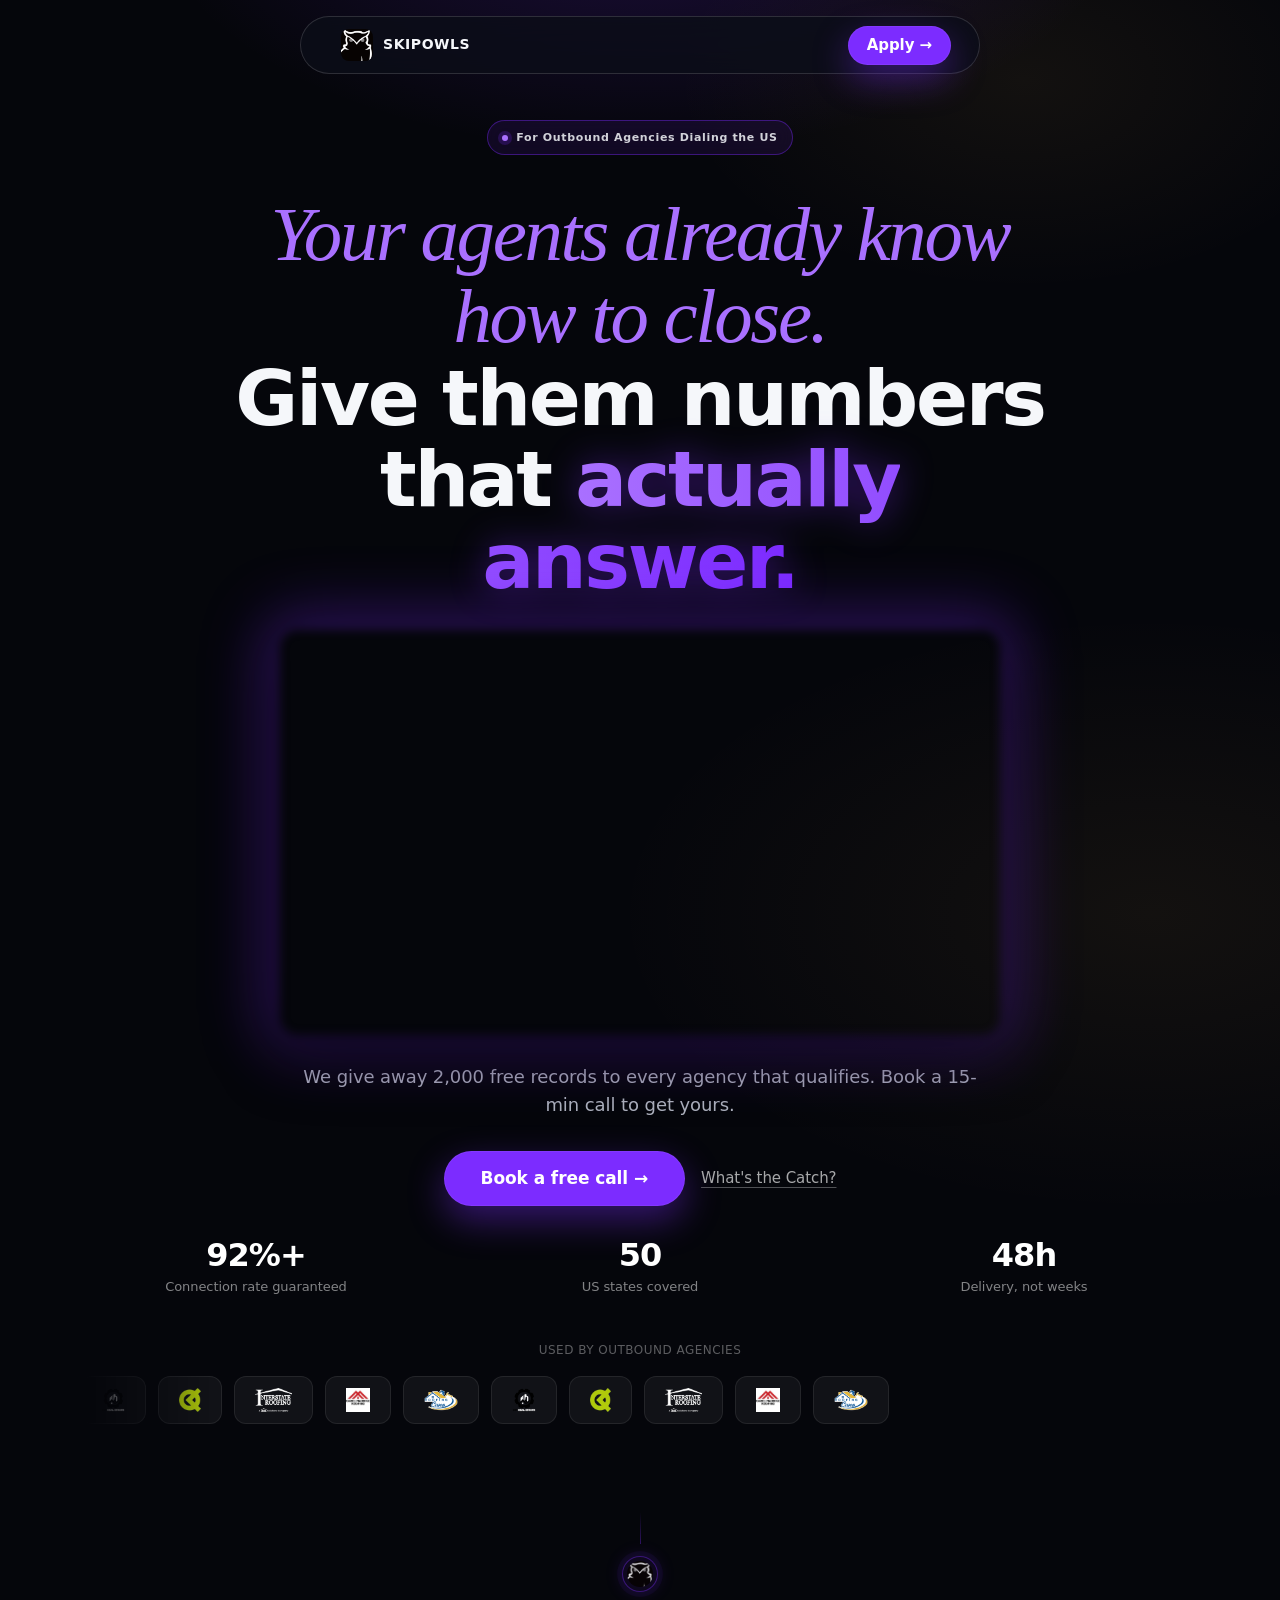
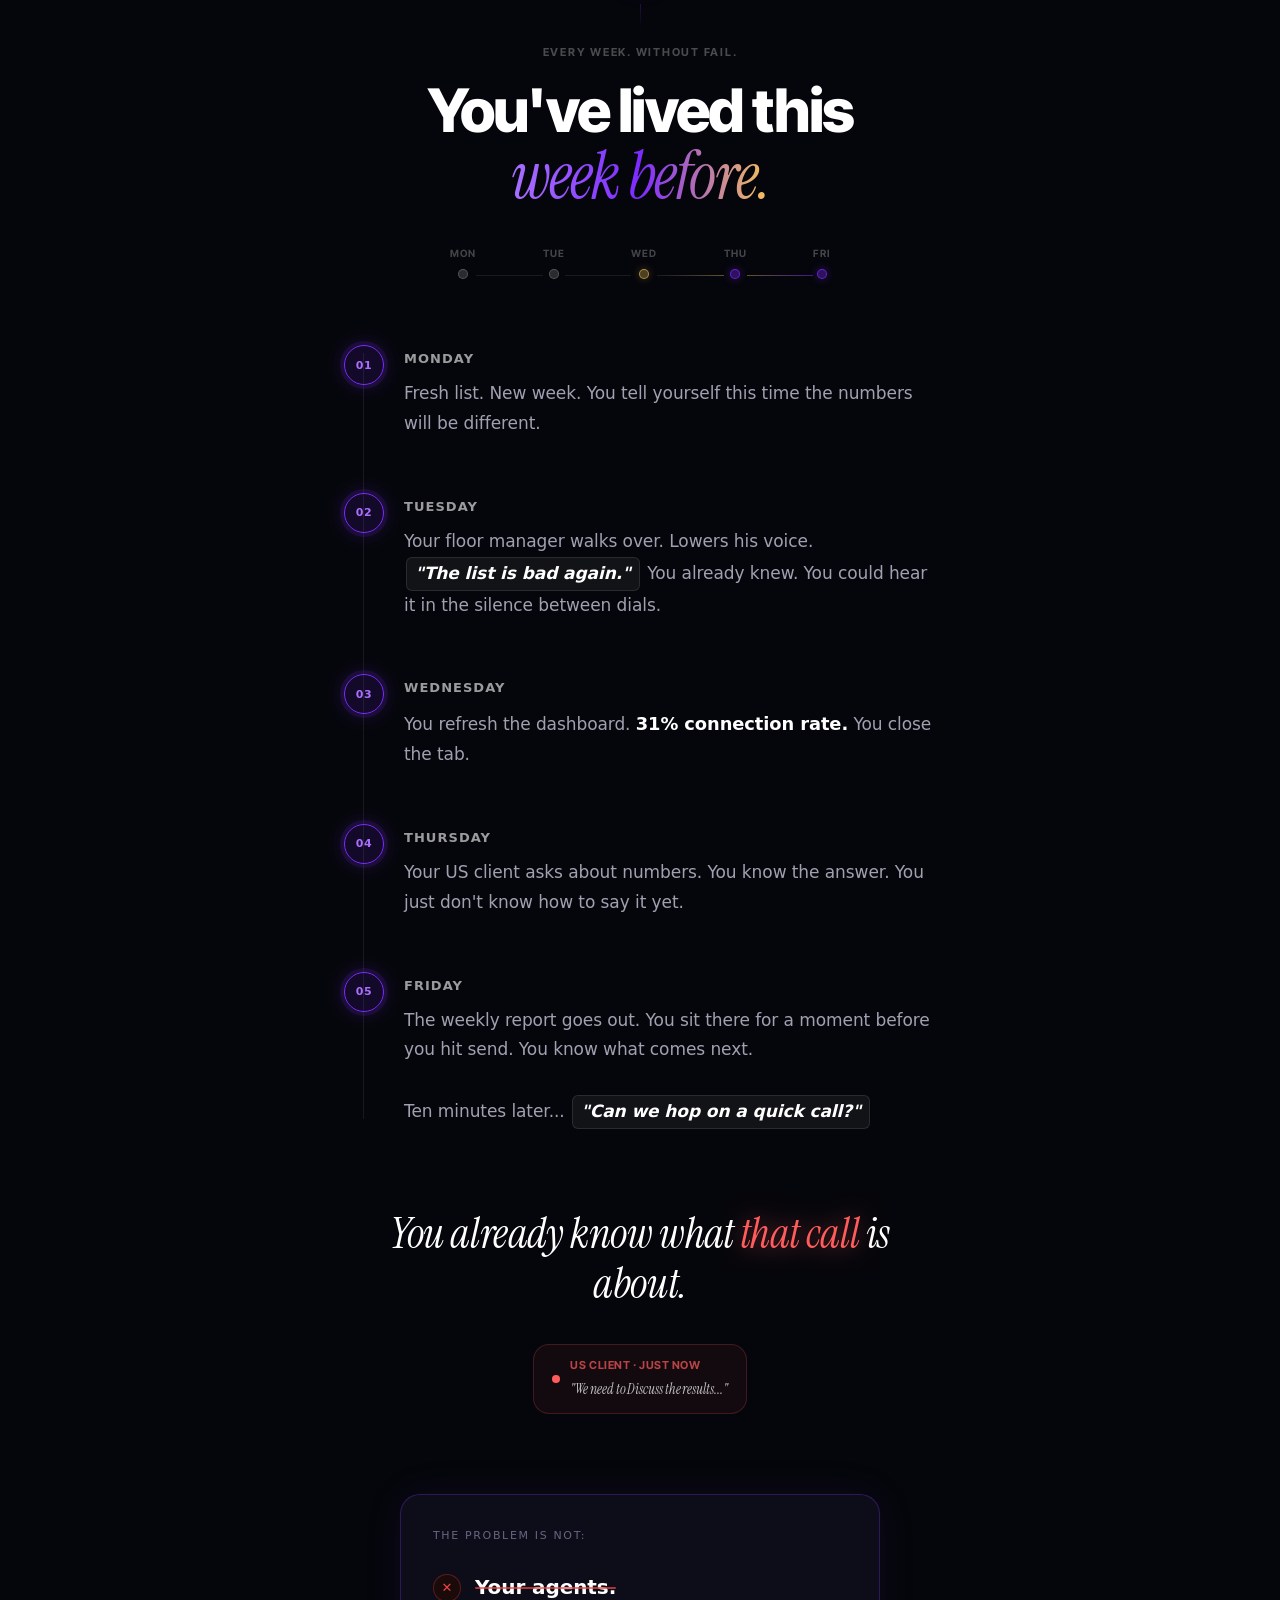
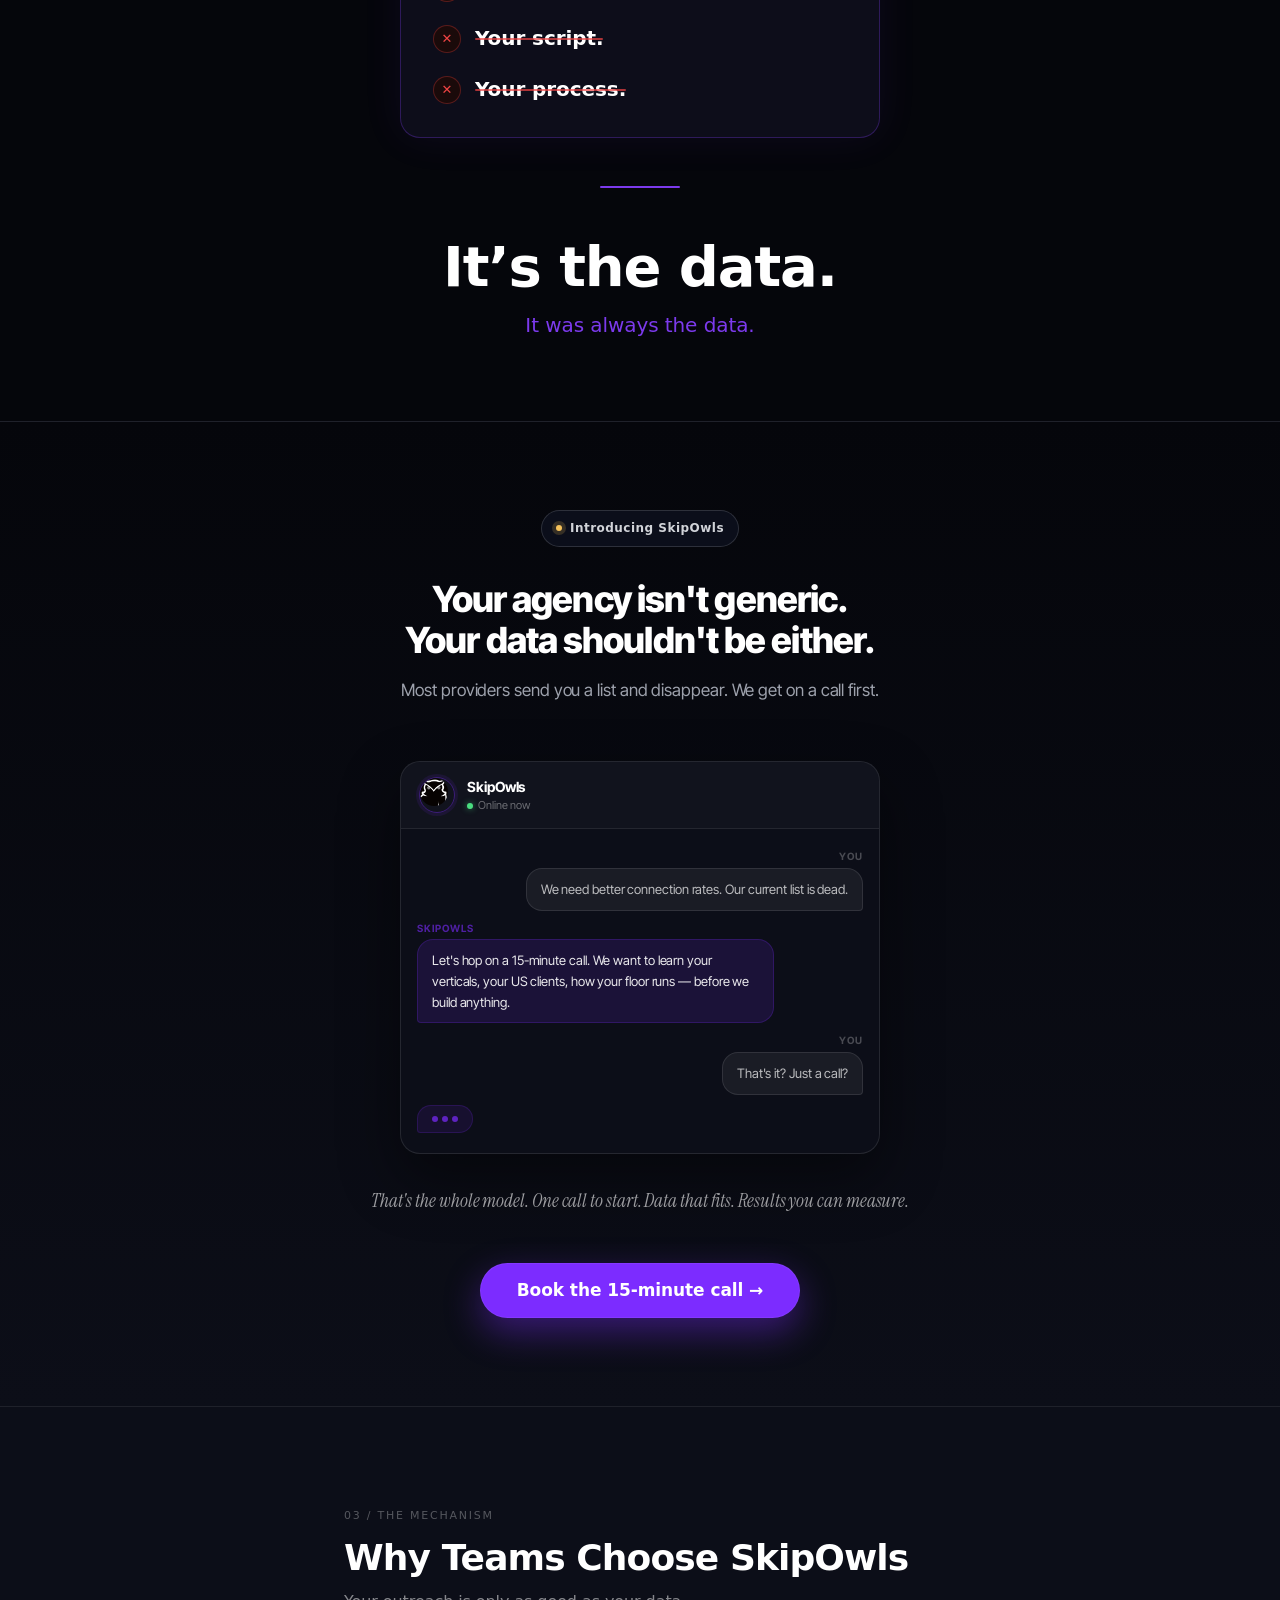
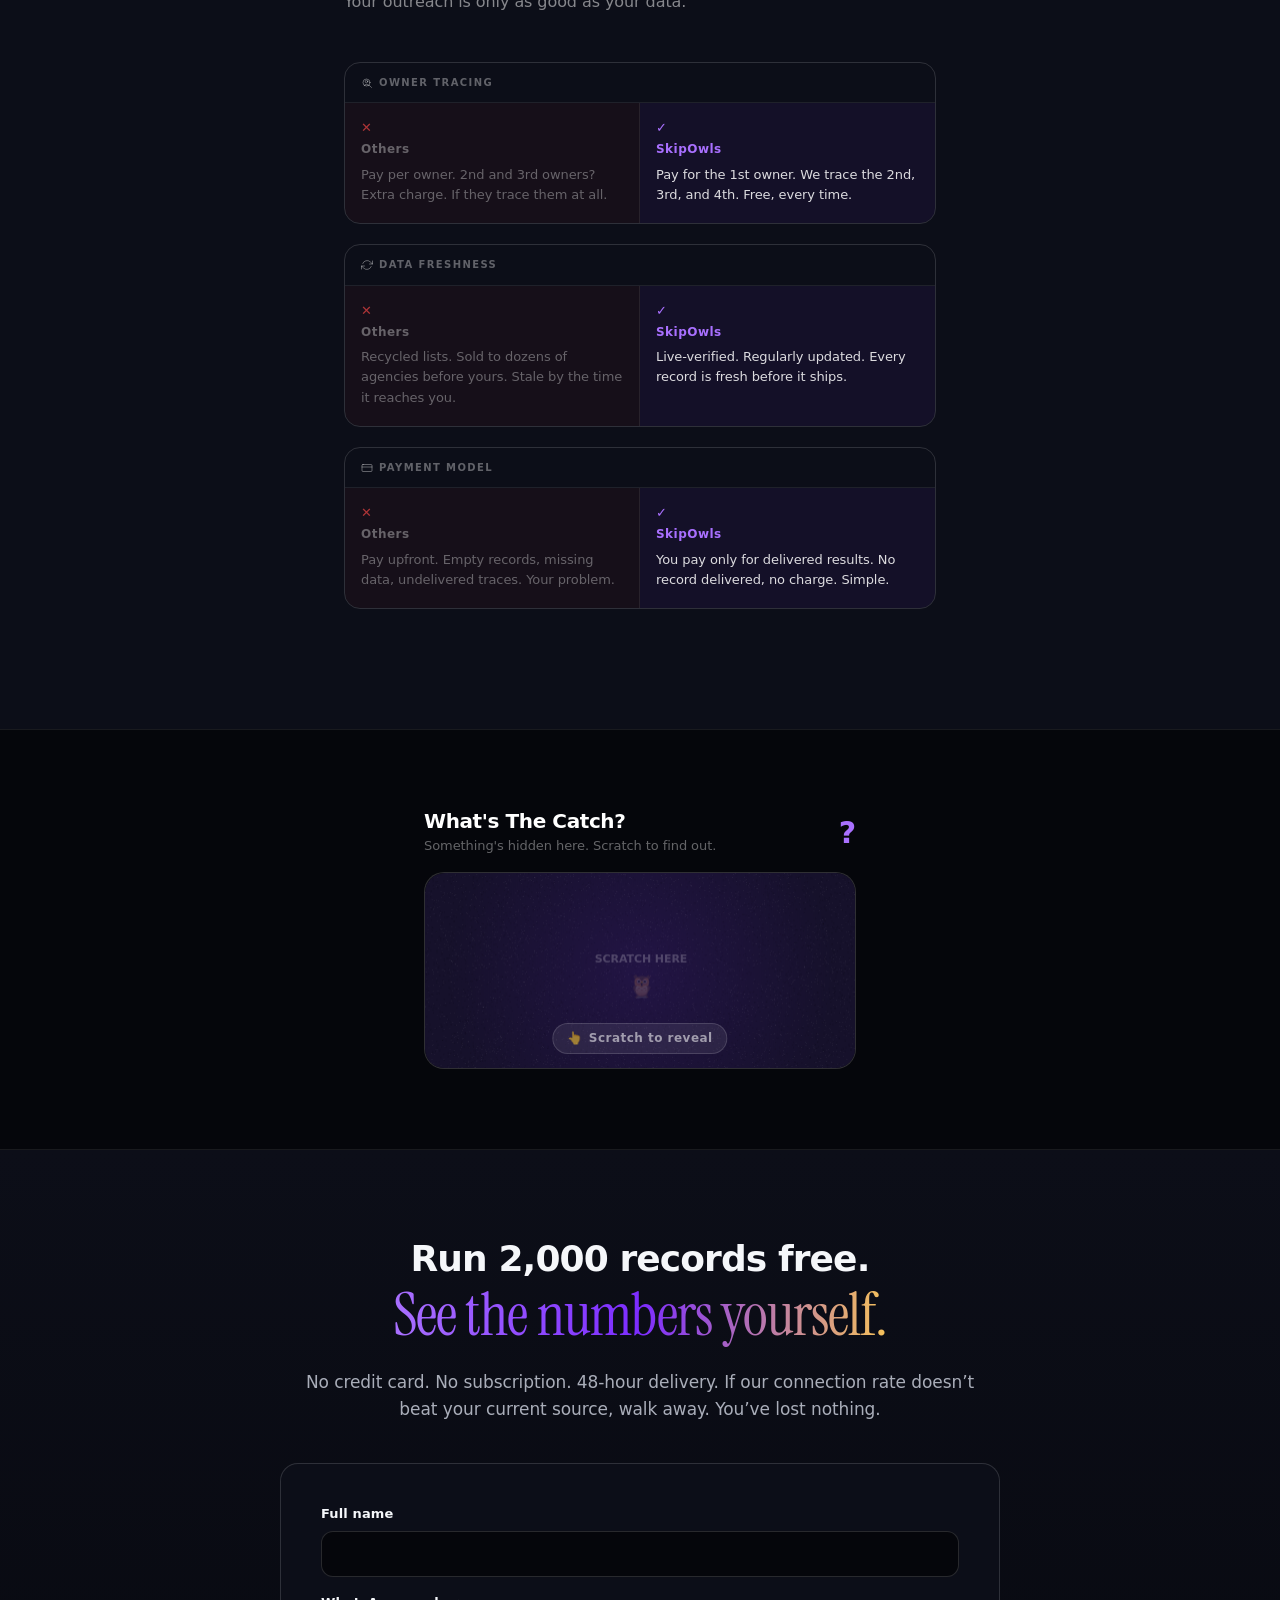
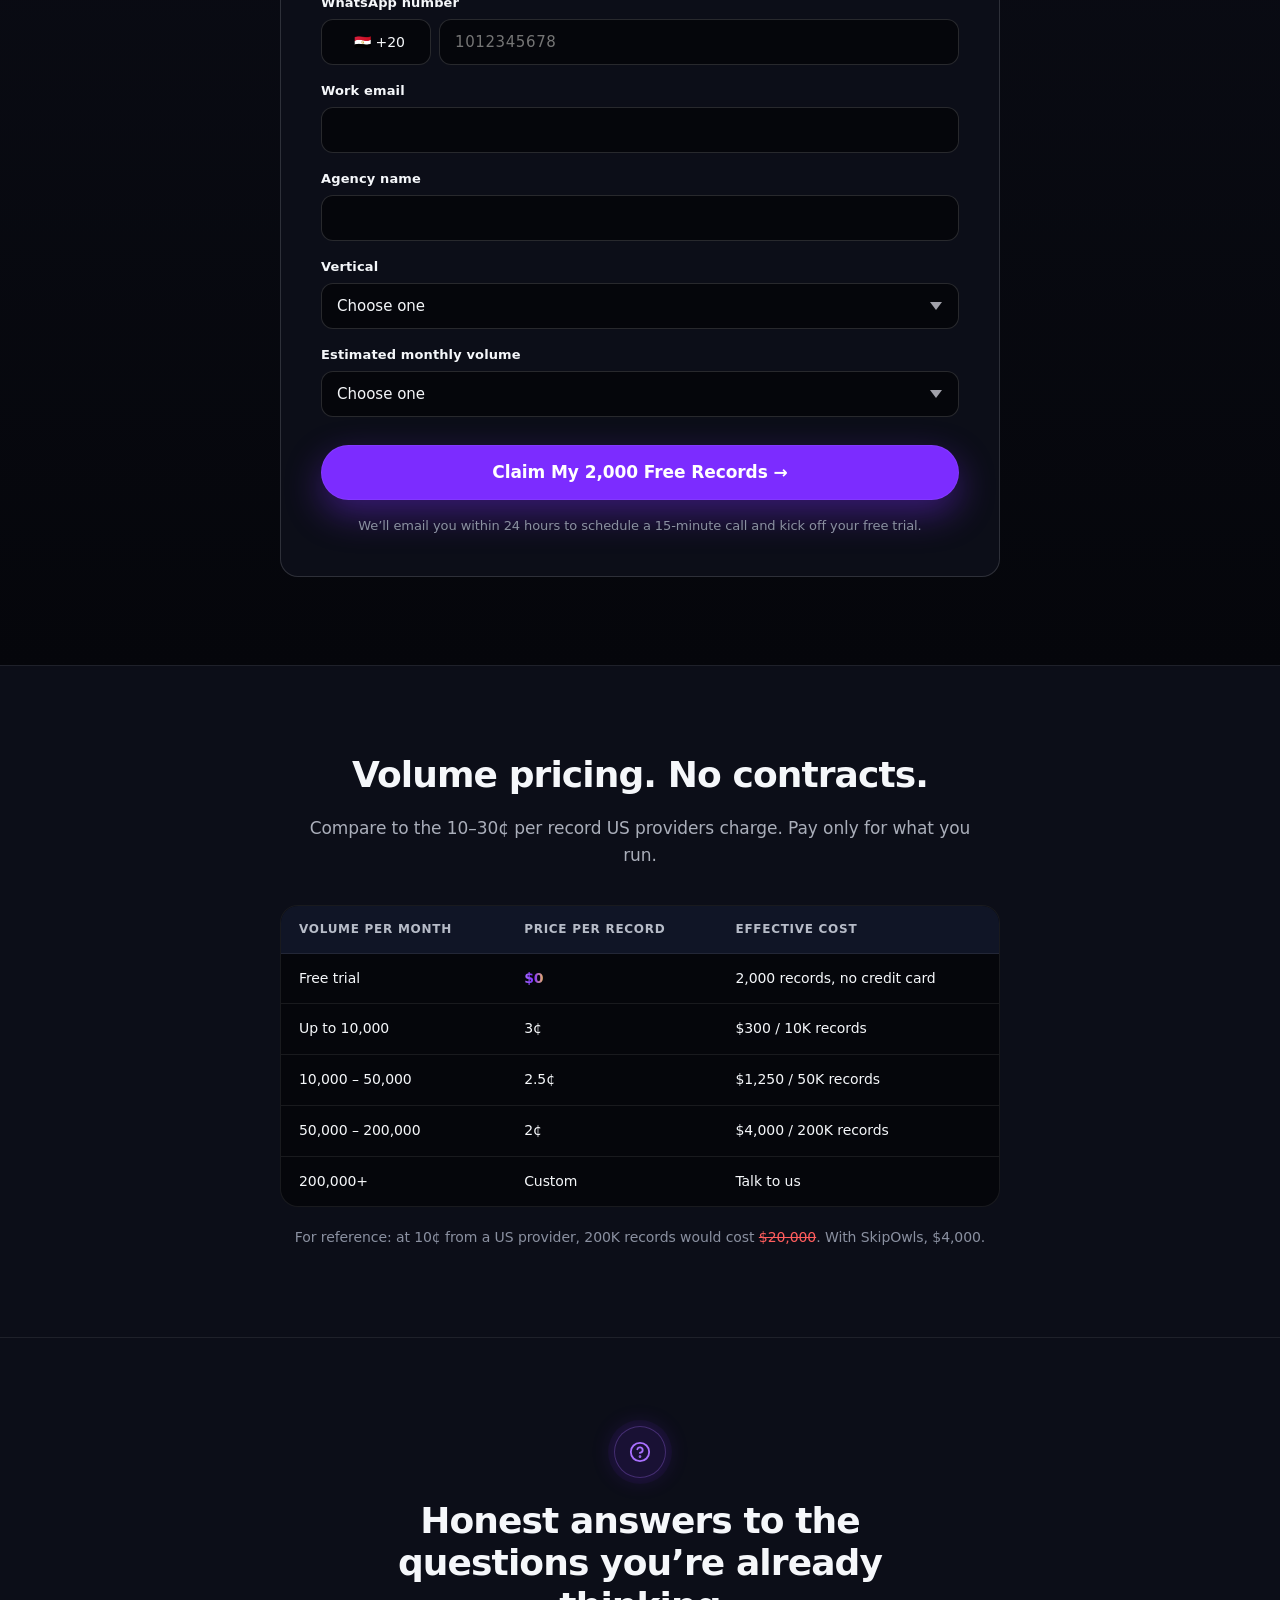
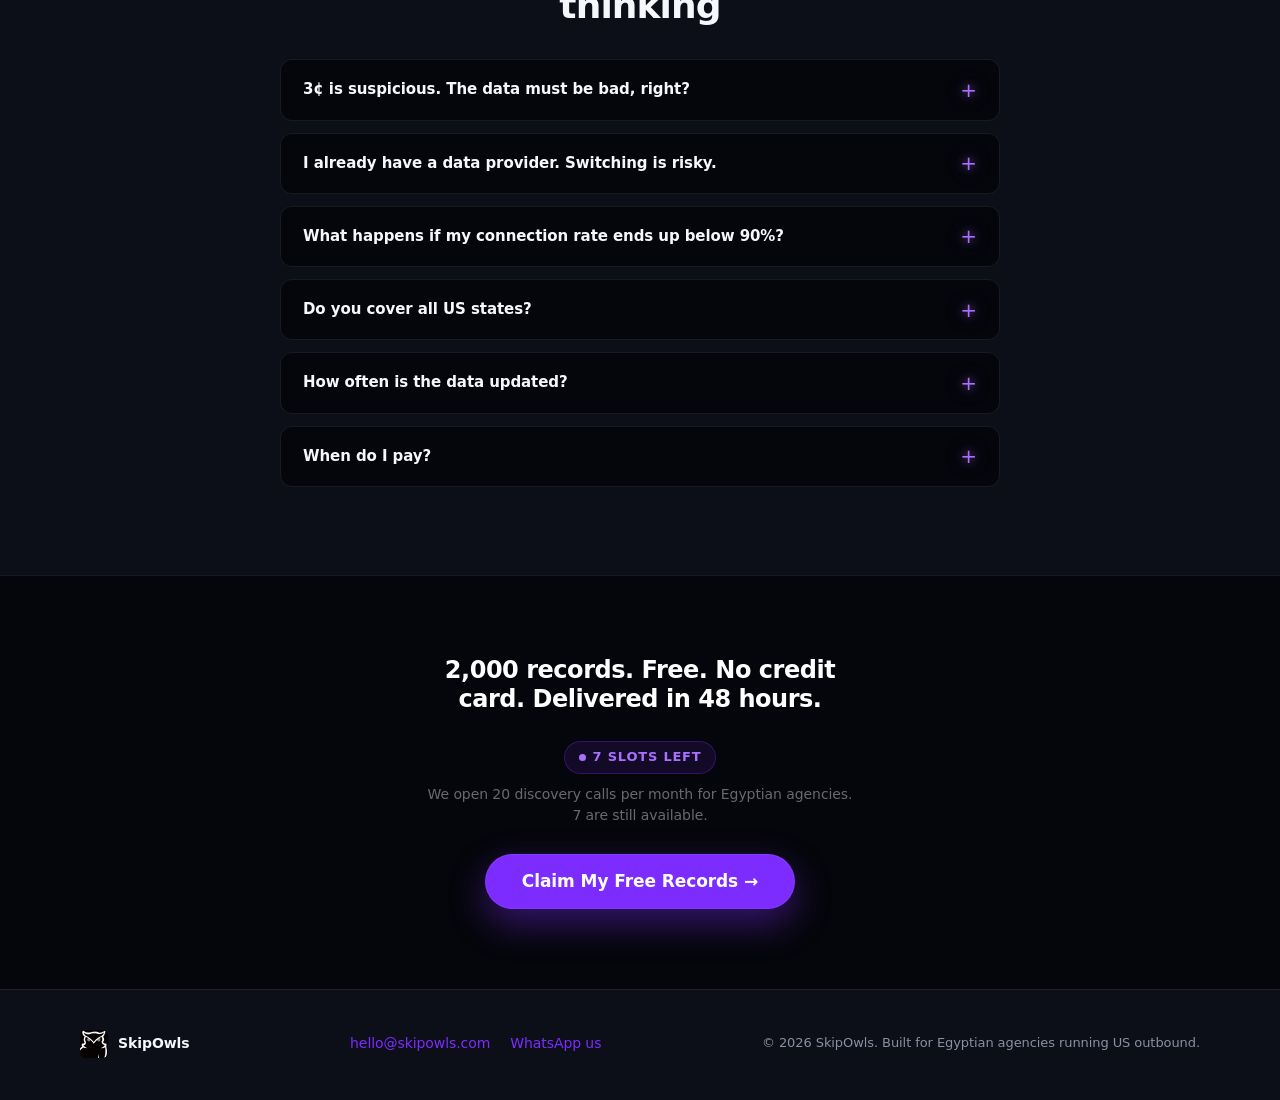
<file: index.html>
<!DOCTYPE html>
<html lang="en">
<head>
  <meta charset="UTF-8" />
  <meta name="viewport" content="width=device-width, initial-scale=1.0" />
  <title>SkipOwls — 90%+ US Contact Rates for Egyptian Outbound Agencies</title>
  <meta name="description" content="Verified US property owner data for Egyptian outbound agencies. 90%+ connection rate guarantee. 3¢ per record. 48-hour delivery. 2,000 records free." />
  <link rel="icon" type="image/jpeg" href="../assets/logo.jpg" />
  <link rel="stylesheet" href="styles.css" />
  <!-- Microsoft Clarity -->
  <script type="text/javascript">
  (function(c,l,a,r,i,t,y){
      c[a]=c[a]||function(){(c[a].q=c[a].q||[]).push(arguments)};
      t=l.createElement(r);t.async=1;t.src="https://www.clarity.ms/tag/"+i;
      y=l.getElementsByTagName(r)[0];y.parentNode.insertBefore(t,y);
  })(window, document, "clarity", "script", "wn6tmty4gn");
  </script>
  <!-- End Microsoft Clarity -->
  <!-- Meta Pixel Code -->
  <script>
  !function(f,b,e,v,n,t,s)
  {if(f.fbq)return;n=f.fbq=function(){n.callMethod?
  n.callMethod.apply(n,arguments):n.queue.push(arguments)};
  if(!f._fbq)f._fbq=n;n.push=n;n.loaded=!0;n.version='2.0';
  n.queue=[];t=b.createElement(e);t.async=!0;
  t.src=v;s=b.getElementsByTagName(e)[0];
  s.parentNode.insertBefore(t,s)}(window, document,'script',
  'https://connect.facebook.net/en_US/fbevents.js');
  fbq('init', '2055225598367313');
  fbq('track', 'PageView');
  </script>
  <noscript><img height="1" width="1" style="display:none"
  src="https://www.facebook.com/tr?id=2055225598367313&ev=PageView&noscript=1"
  /></noscript>
  <!-- End Meta Pixel Code -->
  <style>
    
    .pain-inner {
      max-width: 640px;
      margin: 0 auto;
      padding: 0 24px;
    }
    .pain-label {
      font-size: 16px;
      font-weight: 500;
      letter-spacing: -0.01em;
      text-transform: none;
      color: rgba(255,255,255,0.70);
      margin-bottom: 48px;
      display: block;
      font-family: ui-sans-serif, system-ui, sans-serif;
      line-height: 1.4;
    }
    .pain-timeline {
      position: relative;
    }
    .pain-track {
      position: absolute;
      left: 19px;
      top: 10px;
      bottom: 10px;
      width: 1px;
      background: rgba(255,255,255,0.08);
    }
    .pain-block {
      display: grid;
      grid-template-columns: 40px 1fr;
      gap: 0 20px;
      margin-bottom: 52px;
      opacity: 0.15;
      filter: grayscale(0.5);
      transition: opacity 600ms ease-out, filter 600ms ease-out;
    }
    .pain-block.is-visible {
      opacity: 1;
      filter: grayscale(0);
    }
    .pain-node {
      display: flex;
      justify-content: center;
      padding-top: 2px;
      position: relative;
      z-index: 1;
    }
    .pain-node__ring {
      width: 40px;
      height: 40px;
      border-radius: 50%;
      border: 1.5px solid rgba(255,255,255,0.15);
      background: var(--bg);
      display: flex;
      align-items: center;
      justify-content: center;
      transition: border-color 600ms ease, box-shadow 600ms ease, background 600ms ease;
    }
    .pain-block.is-visible .pain-node__ring {
      border-color: #7C2CFF;
      background: rgba(124, 44, 255, 0.12);
      box-shadow: 0 0 0 4px rgba(124, 44, 255, 0.12), 0 0 20px rgba(124, 44, 255, 0.25);
    }
    .pain-node__num {
      font-size: 11px;
      font-weight: 700;
      letter-spacing: 0.05em;
      color: rgba(255,255,255,0.25);
      transition: color 600ms ease;
      font-family: ui-sans-serif, system-ui, sans-serif;
    }
    .pain-block.is-visible .pain-node__num {
      color: #a970ff;
    }
    .pain-content { padding-top: 6px; }
    .pain-day {
      font-size: 13px;
      font-weight: 700;
      letter-spacing: 0.08em;
      text-transform: uppercase;
      color: rgba(255,255,255,0.40);
      margin: 0 0 10px 0;
      transition: color 600ms ease;
      font-family: ui-sans-serif, system-ui, sans-serif;
    }
    .pain-block.is-visible .pain-day {
      color: rgba(255,255,255,0.60);
    }
    .pain-text {
      font-size: 17px;
      color: #A0A0B0;
      line-height: 1.75;
      margin: 0;
      font-family: ui-sans-serif, system-ui, sans-serif;
    }
    .pain-hit {
      color: #ffffff;
      font-weight: 700;
      font-size: 1.05em;
    }
    .pain-quote {
      display: inline-block;
      color: #ffffff;
      font-weight: 600;
      font-style: italic;
      background: rgba(255,255,255,0.05);
      border: 1px solid rgba(255,255,255,0.10);
      border-radius: 6px;
      padding: 1px 8px;
      margin: 0 2px;
    }
    .pain-closer {
      margin-top: 80px;
      text-align: center;
      opacity: 0;
      transform: translateY(24px);
      transition: opacity 700ms ease-out, transform 700ms ease-out;
    }
    .pain-closer.is-visible {
      opacity: 1;
      transform: translateY(0);
    }
    .pain-closer__text {
      font-family: 'Instrument Serif', Georgia, serif;
      font-style: italic;
      font-size: clamp(26px, 6vw, 42px);
      font-weight: 400;
      color: #ffffff;
      line-height: 1.2;
      letter-spacing: -0.01em;
      display: block;
      margin-bottom: 6px;
    }
    .pain-closer__danger {
      color: #ff5d5d;
      filter: drop-shadow(0 0 12px rgba(255,93,93,0.50));
    }
    /* Phone notification bubble */
    .pain-notif {
      display: inline-flex;
      align-items: center;
      gap: 10px;
      margin-top: 28px;
      background: rgba(255,93,93,0.06);
      border: 1px solid rgba(255,93,93,0.20);
      border-radius: 16px;
      padding: 12px 18px;
      opacity: 0;
      transform: translateY(10px) scale(0.97);
      transition: opacity 500ms ease-out 900ms, transform 500ms ease-out 900ms;
    }
    .pain-closer.is-visible .pain-notif {
      opacity: 1;
      transform: translateY(0) scale(1);
    }
    .pain-notif__dot {
      width: 8px; height: 8px;
      border-radius: 50%;
      background: #ff5d5d;
      flex-shrink: 0;
      animation: notif-pulse 1.4s ease-in-out infinite;
    }
    @keyframes notif-pulse {
      0%, 100% { box-shadow: 0 0 0 0 rgba(255,93,93,0); opacity: 1; }
      50%       { box-shadow: 0 0 0 5px rgba(255,93,93,0.20); opacity: 0.75; }
    }
    .pain-notif__body {
      text-align: left;
    }
    .pain-notif__from {
      font-size: 11px;
      font-weight: 700;
      letter-spacing: 0.05em;
      text-transform: uppercase;
      color: rgba(255,93,93,0.70);
      font-family: 'Inter Tight', ui-sans-serif, sans-serif;
      display: block;
      margin-bottom: 3px;
    }
    .pain-notif__msg {
      font-size: 14px;
      font-style: italic;
      color: rgba(255,255,255,0.75);
      font-family: 'Instrument Serif', Georgia, serif;
    }
    @media (max-width: 767px) {
      .pain-text  { font-size: 16px; }
      .pain-quote { font-size: 0.95em; }
    }
  </style>
</head>
<body>

  <!-- ============ HEADER ============ -->
  <header class="header">
    <div class="container header__inner">
      <a href="#top" class="brand" aria-label="SkipOwls home">
        <img src="../assets/logo.jpg" alt="SkipOwls" class="brand__logo" />
        <span class="brand__name">SkipOwls</span>
      </a>
      <a href="#claim" class="btn btn--primary header__cta">Apply →</a>
    </div>
  </header>

  <main id="top">

    <!-- ============ HERO ============ -->
    <section class="hero" id="hero">
      <div class="container">
        <div style="display:flex;justify-content:center;margin-bottom:20px;">
          <span class="eyebrow hero__badge">For Outbound Agencies Dialing the US</span>
        </div>

        <h1 class="hero__headline">
          <em>Your agents already know how to close.</em><br/>
          Give them numbers that <span class="hero__answer-word">actually answer.</span>
        </h1>
        <style>
          .hero__badge {
            border-color: rgba(124, 44, 255, 0.40);
            background: rgba(124, 44, 255, 0.10);
            letter-spacing: 0.06em;
            font-size: 11px;
          }
          .hero__badge::before {
            background: #a970ff;
            box-shadow: 0 0 0 4px rgba(124, 44, 255, 0.20);
          }
          .hero__answer-word {
            background: linear-gradient(90deg, #a970ff 0%, #7c2bff 100%);
            -webkit-background-clip: text;
            background-clip: text;
            color: transparent;
            filter: drop-shadow(0 0 18px rgba(124,43,255,0.45));
          }
        </style>

        <!-- Wistia VSL embed -->
        <div style="max-width:720px;width:100%;margin:28px auto;">
          <script src="https://fast.wistia.com/player.js" async></script>
          <script src="https://fast.wistia.com/embed/tjv0uhdnye.js" async type="module"></script>
          <style>wistia-player[media-id='tjv0uhdnye']:not(:defined){background:center/contain no-repeat url('https://fast.wistia.com/embed/medias/tjv0uhdnye/swatch');display:block;filter:blur(5px);padding-top:56.25%;}</style>
          <wistia-player media-id="tjv0uhdnye" aspect="1.7777777777777777" style="border-radius:var(--radius);overflow:hidden;box-shadow:var(--shadow),0 0 60px 18px rgba(124,44,255,0.35);"></wistia-player>
        </div>

        <p class="hero__sub">
          We give away 2,000 free records to every agency that qualifies. Book a 15-min call to get yours.
        </p>

        <div class="hero__actions">
          <a href="#claim" class="btn btn--primary btn--xl hero__cta" data-cta="hero">
            Book a free call →
          </a>
          <a href="#catch" class="hero__secondary">What's the Catch?</a>
        </div>

        <div class="hero__stats">
          <div class="hero__stat">
            <span class="hero__stat-num">92%+</span>
            <span class="hero__stat-label">Connection rate guaranteed</span>
          </div>
          <div class="hero__stat">
            <span class="hero__stat-num">50</span>
            <span class="hero__stat-label">US states covered</span>
          </div>
          <div class="hero__stat">
            <span class="hero__stat-num">48h</span>
            <span class="hero__stat-label">Delivery, not weeks</span>
          </div>
        </div>

        <!-- ============ LOGO MARQUEE ============ -->
        <div class="marquee-wrap">
          <p class="marquee-wrap__label">Used by outbound agencies</p>
          <div class="marquee" aria-hidden="true">
            <div class="marquee__track">
              <!-- Set 1 -->
              <div class="marquee__card"><img src="assets/DIY Real Estate.webp" alt="DIY Real Estate" style="height:24px;width:auto;object-fit:contain;display:block;" /></div>
              <div class="marquee__card"><img src="assets/Omnikom.png" alt="Omnikom" style="height:24px;width:auto;object-fit:contain;display:block;" /></div>
              <div class="marquee__card"><img src="assets/Interstate_White.webp" alt="Interstate" style="height:24px;width:auto;object-fit:contain;display:block;" /></div>
              <div class="marquee__card"><img src="assets/Carolina Ridge Roofing.jpg" alt="Carolina Ridge Roofing" style="height:24px;width:auto;object-fit:contain;display:block;" /></div>
              <div class="marquee__card"><img src="assets/Roofing Cano.webp" alt="Roofing Cano" style="height:24px;width:auto;object-fit:contain;display:block;" /></div>
              <!-- Set 2 — duplicate for seamless loop -->
              <div class="marquee__card" aria-hidden="true"><img src="assets/DIY Real Estate.webp" alt="DIY Real Estate" style="height:24px;width:auto;object-fit:contain;display:block;" /></div>
              <div class="marquee__card" aria-hidden="true"><img src="assets/Omnikom.png" alt="Omnikom" style="height:24px;width:auto;object-fit:contain;display:block;" /></div>
              <div class="marquee__card" aria-hidden="true"><img src="assets/Interstate_White.webp" alt="Interstate" style="height:24px;width:auto;object-fit:contain;display:block;" /></div>
              <div class="marquee__card" aria-hidden="true"><img src="assets/Carolina Ridge Roofing.jpg" alt="Carolina Ridge Roofing" style="height:24px;width:auto;object-fit:contain;display:block;" /></div>
              <div class="marquee__card" aria-hidden="true"><img src="assets/Roofing Cano.webp" alt="Roofing Cano" style="height:24px;width:auto;object-fit:contain;display:block;" /></div>
            </div>
          </div>
        </div>

      </div>
    </section>

    <!-- ── Section separator ── -->
    <div style="display:flex;flex-direction:column;align-items:center;gap:12px;padding:8px 0 16px;position:relative;z-index:2;">
      <div style="width:1px;height:32px;background:linear-gradient(to bottom,transparent,rgba(124,43,255,0.35));"></div>
      <div style="width:36px;height:36px;border-radius:50%;border:1px solid rgba(124,43,255,0.40);background:rgba(124,43,255,0.08);box-shadow:0 0 0 5px rgba(124,43,255,0.06),0 0 18px rgba(124,43,255,0.18);display:flex;align-items:center;justify-content:center;overflow:hidden;flex-shrink:0;">
        <img src="../assets/logo.jpg" alt="" style="width:26px;height:26px;object-fit:cover;border-radius:50%;opacity:0.85;" />
      </div>
      <div style="width:1px;height:24px;background:linear-gradient(to bottom,rgba(124,43,255,0.25),transparent);"></div>
    </div>

    <!-- ============ PAIN AMPLIFICATION ============ -->
    <section id="pain-section">
      <div class="pain-inner">

        <!-- Pain section intro — redesigned for impact -->
        <div class="pain-intro">
          <p class="pain-intro__eyebrow">Every week. Without fail.</p>
          <h2 class="pain-intro__headline">You've lived this<br/><em>week before.</em></h2>
          <div class="pain-intro__days" aria-hidden="true">
            <div class="pain-intro__day" data-day="mon"><span class="pid-label">MON</span><span class="pid-dot"></span></div>
            <div class="pain-intro__day-line"></div>
            <div class="pain-intro__day" data-day="tue"><span class="pid-label">TUE</span><span class="pid-dot"></span></div>
            <div class="pain-intro__day-line"></div>
            <div class="pain-intro__day" data-day="wed"><span class="pid-label">WED</span><span class="pid-dot pid-dot--warn"></span></div>
            <div class="pain-intro__day-line pain-intro__day-line--warn"></div>
            <div class="pain-intro__day" data-day="thu"><span class="pid-label">THU</span><span class="pid-dot pid-dot--danger"></span></div>
            <div class="pain-intro__day-line pain-intro__day-line--danger"></div>
            <div class="pain-intro__day" data-day="fri"><span class="pid-label">FRI</span><span class="pid-dot pid-dot--danger"></span></div>
          </div>
        </div>

        <style>
          @import url('https://fonts.googleapis.com/css2?family=Instrument+Serif:ital@0;1&family=Inter+Tight:wght@400;500;700;800&display=swap');

          .pain-intro {
            text-align: center;
            margin-bottom: 64px;
          }
          .pain-intro__eyebrow {
            font-family: 'Inter Tight', ui-sans-serif, sans-serif;
            font-size: 11px;
            font-weight: 700;
            letter-spacing: 0.16em;
            text-transform: uppercase;
            color: rgba(255,255,255,0.28);
            margin-bottom: 18px;
          }
          .pain-intro__headline {
            font-family: 'Inter Tight', ui-sans-serif, sans-serif;
            font-size: clamp(36px, 8vw, 60px);
            font-weight: 800;
            line-height: 1.05;
            letter-spacing: -0.03em;
            color: #ffffff;
            margin-bottom: 36px;
          }
          .pain-intro__headline em {
            font-family: 'Instrument Serif', Georgia, serif;
            font-style: italic;
            font-weight: 400;
            color: transparent;
            background: linear-gradient(90deg, #a970ff, #7c2bff, #F6C25A);
            -webkit-background-clip: text;
            background-clip: text;
            font-size: 1.08em;
          }
          /* Day indicator row */
          .pain-intro__days {
            display: flex;
            align-items: center;
            justify-content: center;
            gap: 0;
            max-width: 380px;
            margin: 0 auto;
          }
          .pain-intro__day {
            display: flex;
            flex-direction: column;
            align-items: center;
            gap: 8px;
          }
          .pid-label {
            font-family: 'Inter Tight', ui-sans-serif, sans-serif;
            font-size: 10px;
            font-weight: 700;
            letter-spacing: 0.1em;
            color: rgba(255,255,255,0.25);
          }
          .pid-dot {
            width: 10px;
            height: 10px;
            border-radius: 50%;
            background: rgba(255,255,255,0.15);
            border: 1.5px solid rgba(255,255,255,0.20);
            transition: background 0.3s ease;
          }
          .pid-dot--warn {
            background: rgba(246,194,90,0.30);
            border-color: rgba(246,194,90,0.60);
            box-shadow: 0 0 8px rgba(246,194,90,0.25);
          }
          .pid-dot--danger {
            background: rgba(124,43,255,0.35);
            border-color: rgba(124,43,255,0.70);
            box-shadow: 0 0 10px rgba(124,43,255,0.40);
          }
          .pain-intro__day-line {
            flex: 1;
            height: 1.5px;
            background: rgba(255,255,255,0.08);
            min-width: 32px;
            margin-bottom: -18px; /* align with dots row */
            align-self: flex-end;
            margin-bottom: 3px;
          }
          .pain-intro__day-line--warn {
            background: linear-gradient(90deg, rgba(255,255,255,0.08), rgba(246,194,90,0.40));
          }
          .pain-intro__day-line--danger {
            background: linear-gradient(90deg, rgba(246,194,90,0.40), rgba(124,43,255,0.50));
          }
        </style>

        <div class="pain-timeline">
          <div class="pain-track" aria-hidden="true"></div>

          <div class="pain-block" data-pain data-day="monday">
            <div class="pain-node">
              <div class="pain-node__ring"><span class="pain-node__num">01</span></div>
            </div>
            <div class="pain-content">
              <p class="pain-day">Monday</p>
              <p class="pain-text">Fresh list. New week. You tell yourself this time the numbers will be different.</p>
            </div>
          </div>

          <div class="pain-block" data-pain data-day="tuesday">
            <div class="pain-node">
              <div class="pain-node__ring"><span class="pain-node__num">02</span></div>
            </div>
            <div class="pain-content">
              <p class="pain-day">Tuesday</p>
              <p class="pain-text">Your floor manager walks over. Lowers his voice. <span class="pain-quote">"The list is bad again."</span> You already knew. You could hear it in the silence between dials.</p>
            </div>
          </div>

          <div class="pain-block" data-pain data-day="wednesday">
            <div class="pain-node">
              <div class="pain-node__ring"><span class="pain-node__num">03</span></div>
            </div>
            <div class="pain-content">
              <p class="pain-day">Wednesday</p>
              <p class="pain-text">You refresh the dashboard. <span class="pain-hit">31% connection rate.</span> You close the tab.</p>
            </div>
          </div>

          <div class="pain-block" data-pain data-day="thursday">
            <div class="pain-node">
              <div class="pain-node__ring"><span class="pain-node__num">04</span></div>
            </div>
            <div class="pain-content">
              <p class="pain-day">Thursday</p>
              <p class="pain-text">Your US client asks about numbers. You know the answer. You just don't know how to say it yet.</p>
            </div>
          </div>

          <div class="pain-block" data-pain data-day="friday">
            <div class="pain-node">
              <div class="pain-node__ring"><span class="pain-node__num">05</span></div>
            </div>
            <div class="pain-content">
              <p class="pain-day">Friday</p>
              <p class="pain-text">The weekly report goes out. You sit there for a moment before you hit send. You know what comes next.<br><br>Ten minutes later... <span class="pain-quote">"Can we hop on a quick call?"</span></p>
            </div>
          </div>

        </div><!-- /.pain-timeline -->

        <div class="pain-closer" data-pain-close>
          <span class="pain-closer__text">You already know what <span class="pain-closer__danger">that call</span> is about.</span>
          <div class="pain-notif">
            <div class="pain-notif__dot"></div>
            <div class="pain-notif__body">
              <span class="pain-notif__from">US Client · just now</span>
              <span class="pain-notif__msg">"We need to Discuss the results..."</span>
            </div>
          </div>
        </div>

      </div>
    </section>

    <!-- ============ BRIDGE ============ -->
    <section id="bridge-section">

      <!-- Part 1: Evidence card -->
      <div class="bv2-card" id="bv2Card">
        <span class="bv2-card-label">THE PROBLEM IS NOT:</span>
        <div class="bv2-row">
          <div class="bv2-x"><span>✕</span></div>
          <span class="bv2-phrase">Your agents.</span>
        </div>
        <div class="bv2-row">
          <div class="bv2-x"><span>✕</span></div>
          <span class="bv2-phrase">Your script.</span>
        </div>
        <div class="bv2-row" style="margin-bottom:0">
          <div class="bv2-x"><span>✕</span></div>
          <span class="bv2-phrase">Your process.</span>
        </div>
      </div>

      <!-- Part 2: Divider -->
      <div class="bv2-divider-wrap">
        <div class="bv2-divider" id="bv2Divider"></div>
      </div>

      <!-- Part 3: Verdict -->
      <div class="bv2-verdict">
        <p class="bv2-line1" id="bv2Line1">It&rsquo;s the data.</p>
        <p class="bv2-line2" id="bv2Line2">It was always the data.</p>
      </div>

    </section>

    <style>
      #bridge-section {
        padding: 80px 24px;
        background: var(--bg);
      }
      .bv2-card {
        max-width: 480px;
        margin: 0 auto;
        background: #0D0D1A;
        border: 1px solid rgba(124, 58, 237, 0.3);
        border-radius: 20px;
        padding: 32px;
        box-shadow: 0 0 40px rgba(124, 58, 237, 0.08);
        opacity: 0;
        transform: translateY(24px);
        transition: opacity 500ms ease-out, transform 500ms ease-out;
      }
      .bv2-card.is-visible { opacity: 1; transform: translateY(0); }
      .bv2-card-label {
        display: block;
        font-size: 11px;
        text-transform: uppercase;
        letter-spacing: 0.15em;
        color: #666680;
        margin-bottom: 28px;
        font-family: ui-sans-serif, system-ui, -apple-system, sans-serif;
      }
      .bv2-row {
        display: flex;
        align-items: center;
        gap: 14px;
        margin-bottom: 20px;
      }
      .bv2-x {
        width: 28px; height: 28px;
        min-width: 28px;
        border-radius: 50%;
        background: #1A0A0A;
        border: 1px solid rgba(239, 68, 68, 0.3);
        display: flex;
        align-items: center;
        justify-content: center;
        flex-shrink: 0;
      }
      .bv2-x span {
        color: #EF4444;
        font-size: 13px;
        font-weight: 700;
        line-height: 1;
      }
      .bv2-phrase {
        font-size: 20px;
        font-weight: 600;
        color: #ffffff;
        font-family: ui-sans-serif, system-ui, -apple-system, sans-serif;
        position: relative;
        display: inline-block;
      }
      /* Animated strikethrough via pseudo-element */
      .bv2-phrase::after {
        content: '';
        position: absolute;
        left: 0;
        top: 50%;
        transform: translateY(-50%);
        height: 2px;
        width: 0;
        background: rgba(239, 68, 68, 0.7);
        border-radius: 1px;
        transition: width 500ms cubic-bezier(.4, 0, .2, 1);
      }
      /* Stagger each line after card is visible */
      .bv2-card.is-visible .bv2-row:nth-child(2) .bv2-phrase::after {
        width: 100%;
        transition-delay: 400ms;
      }
      .bv2-card.is-visible .bv2-row:nth-child(3) .bv2-phrase::after {
        width: 100%;
        transition-delay: 900ms;
      }
      .bv2-card.is-visible .bv2-row:nth-child(4) .bv2-phrase::after {
        width: 100%;
        transition-delay: 1400ms;
      }
      .bv2-divider-wrap {
        display: flex;
        justify-content: center;
        margin: 48px 0;
      }
      .bv2-divider {
        width: 80px; height: 2px;
        background: #7C3AED;
        border-radius: 2px;
        transform: scaleX(0);
        transform-origin: center;
        transition: transform 400ms ease-out, box-shadow 600ms ease-in-out;
      }
      .bv2-divider.is-grown  { transform: scaleX(1); }
      .bv2-divider.is-pulsed { box-shadow: 0 0 12px rgba(124, 58, 237, 0.8); }
      .bv2-divider.is-done   { box-shadow: none; }
      .bv2-verdict { text-align: center; }
      .bv2-line1 {
        font-size: 56px;
        font-weight: 800;
        color: #ffffff;
        line-height: 1.1;
        letter-spacing: -0.02em;
        margin: 0;
        opacity: 0;
        transform: translateY(16px);
        transition: opacity 500ms ease-out, transform 500ms ease-out;
        font-family: ui-sans-serif, system-ui, -apple-system, sans-serif;
      }
      .bv2-line1.is-visible { opacity: 1; transform: translateY(0); }
      .bv2-line2 {
        font-size: 20px;
        font-weight: 400;
        color: #7C3AED;
        margin: 12px 0 0 0;
        opacity: 0;
        transition: opacity 400ms ease-out;
        font-family: ui-sans-serif, system-ui, -apple-system, sans-serif;
      }
      .bv2-line2.is-visible { opacity: 1; }
      @media (max-width: 768px) {
        .bv2-card   { max-width: 100%; padding: 24px; }
        .bv2-phrase { font-size: 18px; }
        .bv2-line1  { font-size: 44px; }
        .bv2-line2  { font-size: 18px; }
      }
    </style>

    <script>
      (function () {
        const section  = document.getElementById('bridge-section');
        const card     = document.getElementById('bv2Card');
        const divider  = document.getElementById('bv2Divider');
        const line1    = document.getElementById('bv2Line1');
        const line2    = document.getElementById('bv2Line2');

        const obs = new IntersectionObserver(function(entries) {
          if (!entries[0].isIntersecting) return;
          obs.disconnect();

          // Step 1 — card in at t=0
          card.classList.add('is-visible');

          // Step 2 — divider grows at t=300ms
          setTimeout(function() {
            divider.classList.add('is-grown');
          }, 300);

          // Step 3 — divider pulse at t=700ms (after 400ms grow)
          setTimeout(function() {
            divider.classList.add('is-pulsed');
          }, 700);

          // Step 4 — pulse fades at t=1300ms
          setTimeout(function() {
            divider.classList.remove('is-pulsed');
            divider.classList.add('is-done');
          }, 1300);

          // Step 5 — line1 at t=500ms
          setTimeout(function() {
            line1.classList.add('is-visible');
          }, 500);

          // Step 6 — line2 at t=1000ms (500ms after line1)
          setTimeout(function() {
            line2.classList.add('is-visible');
          }, 1000);
        }, { threshold: 0.30 });

        obs.observe(section);
      })();
    </script>

    <!-- ============ THE OFFER ============ -->
    <section class="section section--reveal" id="offer-section">
      <div class="container container--narrow">

        <!-- Header -->
        <div class="offer-header">
          <p class="eyebrow eyebrow--center">Introducing SkipOwls</p>
          <h2 class="offer-headline">Your agency isn't generic.<br/>Your data shouldn't be either.</h2>
          <p class="offer-subline">Most providers send you a list and disappear. We get on a call first.</p>
        </div>

        <!-- Steps -->
        <div class="offer-steps" style="display:none">

          <div class="offer-step">
            <div class="offer-step__header">
              <span class="offer-step__tag">Step 1 — The Call</span>
              <h3 class="offer-step__h">We hop on a 15-minute call</h3>
            </div>
            <p class="offer-step__body">We learn your verticals, your US clients, how your floor runs, and what a good week looks like for your team. No forms, no onboarding, no guessing.</p>
            <div class="offer-step__connector" aria-hidden="true"></div>
          </div>

          <div class="offer-step">
            <div class="offer-step__header">
              <span class="offer-step__tag">Step 2 — The Build</span>
              <h3 class="offer-step__h">We pull data built around you</h3>
            </div>
            <p class="offer-step__body">Your targets, your format, your campaign needs. Every record is live-verified before it ships. Back to you in 48 hours — often less. At 3¢ per record, not 30¢.</p>
            <div class="offer-step__connector" aria-hidden="true"></div>
          </div>

          <div class="offer-step offer-step--last">
            <div class="offer-step__header">
              <span class="offer-step__tag offer-step__tag--gold">Step 3 — The Result</span>
              <h3 class="offer-step__h">Your agents start getting through</h3>
            </div>
            <p class="offer-step__body">Upload to your dialer and go. Most clients hit 92%+ connection rate in the first week. If you drop below 90%, we make it right. No questions.</p>
            <!-- Closing line -->
            <p class="offer-closing">That's the whole model. One call to start. Data that fits. Results you can measure.</p>
          </div>

        </div>

        <!-- VARIANT B: Conversation UI -->
        <div id="offerChat">
          <div class="chat-window">
            <div class="chat-topbar">
              <div class="chat-avatar"><img src="../assets/logo.jpg" alt="" style="width:28px;height:28px;border-radius:50%;object-fit:cover;"/></div>
              <div class="chat-meta">
                <span class="chat-name">SkipOwls</span>
                <span class="chat-status"><span class="chat-dot"></span>Online now</span>
              </div>
            </div>
            <div class="chat-body" id="offerChatBody">
              <!-- Messages injected by JS -->
            </div>
          </div>
          <p class="offer-closing" style="text-align:center;margin-top:32px;padding-bottom:0;">That's the whole model. One call to start. Data that fits. Results you can measure.</p>
        </div>

        <!-- VARIANT C: Bento grid -->
        <div id="offerBento" style="display:none;">
          <div class="bento-grid">

            <!-- Big headline card -->
            <div class="bento-card bento-card--headline">
              <span class="bento-tag">The Model</span>
              <p class="bento-big-text">One call.<br/>Custom data.<br/>Results.</p>
            </div>

            <!-- Step 1 -->
            <div class="bento-card bento-card--step">
              <span class="bento-step-num">01</span>
              <h3 class="bento-step-h">The Call</h3>
              <p class="bento-step-p">15 minutes. We learn your verticals, your clients, your floor. No forms, no guessing.</p>
            </div>

            <!-- Step 2 -->
            <div class="bento-card bento-card--step">
              <span class="bento-step-num">02</span>
              <h3 class="bento-step-h">The Build</h3>
              <p class="bento-step-p">Data pulled for your exact targets. Live-verified. Back to you in 48 hours at 3¢/record.</p>
            </div>

            <!-- Stat card -->
            <div class="bento-card bento-card--stat">
              <span class="bento-stat-num">95%+</span>
              <span class="bento-stat-label">avg. connection rate<br/>week one</span>
            </div>

            <!-- Step 3 -->
            <div class="bento-card bento-card--step bento-card--gold">
              <span class="bento-step-num bento-step-num--gold">03</span>
              <h3 class="bento-step-h">The Result</h3>
              <p class="bento-step-p">Upload to your dialer. Start calling. Drop below 90% connection rate — we make it right. No questions.</p>
            </div>

            <!-- Guarantee card -->
            <div class="bento-card bento-card--guarantee">
              <span class="bento-guarantee-icon">✓</span>
              <p class="bento-guarantee-text">90% connection rate<br/>guarantee</p>
            </div>

          </div>
          <p class="offer-closing" style="text-align:center;margin-top:32px;padding-bottom:0;">That's the whole model. One call to start. Data that fits. Results you can measure.</p>
        </div>

        <!-- CTA -->
        <div style="text-align:center;margin-top:48px;">
          <a href="#claim" class="btn btn--primary btn--xl">Book the 15-minute call →</a>
        </div>

      </div>
    </section>

    <style>
      /* ── Bento variant ── */
      .bento-grid {
        display: grid;
        grid-template-columns: 1fr 1fr;
        grid-template-rows: auto;
        gap: 10px;
        max-width: 560px;
        margin: 0 auto;
      }
      .bento-card {
        background: #0c0e18;
        border: 1px solid rgba(255,255,255,0.10);
        border-radius: 18px;
        padding: 22px 20px;
        display: flex;
        flex-direction: column;
        gap: 8px;
        position: relative;
        overflow: hidden;
      }
      .bento-card--headline {
        grid-column: 1 / -1;
        background: rgba(124,43,255,0.10);
        border-color: rgba(124,43,255,0.25);
        padding: 28px 24px;
      }
      .bento-tag {
        font-size: 10px; font-weight: 700;
        letter-spacing: 0.14em; text-transform: uppercase;
        color: rgba(124,43,255,0.70);
        font-family: 'Inter Tight', ui-sans-serif, sans-serif;
      }
      .bento-big-text {
        font-family: 'Instrument Serif', Georgia, serif;
        font-style: italic;
        font-size: clamp(28px, 6vw, 38px);
        color: #fff;
        line-height: 1.15;
        letter-spacing: -0.01em;
      }
      .bento-card--step { justify-content: space-between; }
      .bento-step-num {
        font-size: 11px; font-weight: 800;
        letter-spacing: 0.10em;
        color: rgba(124,43,255,0.50);
        font-family: 'Inter Tight', ui-sans-serif, sans-serif;
      }
      .bento-step-num--gold { color: rgba(246,194,90,0.60); }
      .bento-step-h {
        font-size: 15px; font-weight: 700;
        color: #fff; letter-spacing: -0.015em;
        font-family: 'Inter Tight', ui-sans-serif, sans-serif;
      }
      .bento-step-p {
        font-size: 12px; color: rgba(183,188,200,0.80);
        line-height: 1.6;
        font-family: 'Inter Tight', ui-sans-serif, sans-serif;
      }
      .bento-card--gold {
        border-color: rgba(246,194,90,0.20);
        background: rgba(246,194,90,0.05);
      }
      .bento-card--stat {
        background: rgba(124,43,255,0.08);
        border-color: rgba(124,43,255,0.20);
        align-items: center;
        justify-content: center;
        text-align: center;
        gap: 4px;
      }
      .bento-stat-num {
        font-size: 32px; font-weight: 800;
        letter-spacing: -0.03em;
        background: linear-gradient(135deg, #a970ff, #7c2bff);
        -webkit-background-clip: text; background-clip: text; color: transparent;
        font-family: 'Inter Tight', ui-sans-serif, sans-serif;
        line-height: 1;
      }
      .bento-stat-label {
        font-size: 11px; color: rgba(255,255,255,0.40);
        line-height: 1.4;
        font-family: 'Inter Tight', ui-sans-serif, sans-serif;
      }
      .bento-card--guarantee {
        background: rgba(74,222,128,0.05);
        border-color: rgba(74,222,128,0.18);
        align-items: center;
        justify-content: center;
        text-align: center;
        gap: 6px;
      }
      .bento-guarantee-icon {
        font-size: 20px; font-weight: 800;
        color: #4ade80;
        font-family: 'Inter Tight', ui-sans-serif, sans-serif;
      }
      .bento-guarantee-text {
        font-size: 12px; color: rgba(74,222,128,0.75);
        line-height: 1.4; font-weight: 600;
        font-family: 'Inter Tight', ui-sans-serif, sans-serif;
      }
      @media (max-width: 400px) {
        .bento-grid { grid-template-columns: 1fr; }
        .bento-card--headline { grid-column: 1; }
      }

      /* ── Chat variant ── */
      .chat-window {
        max-width: 480px;
        margin: 0 auto;
        background: #0c0e18;
        border: 1px solid rgba(255,255,255,0.10);
        border-radius: 20px;
        overflow: hidden;
        box-shadow: 0 24px 60px rgba(0,0,0,0.45);
      }
      .chat-topbar {
        display: flex;
        align-items: center;
        gap: 12px;
        padding: 14px 18px;
        border-bottom: 1px solid rgba(255,255,255,0.08);
        background: rgba(255,255,255,0.02);
      }
      .chat-avatar {
        width: 36px; height: 36px;
        border-radius: 50%;
        border: 1.5px solid rgba(124,43,255,0.40);
        overflow: hidden; flex-shrink: 0;
        box-shadow: 0 0 0 3px rgba(124,43,255,0.10);
      }
      .chat-name {
        display: block;
        font-size: 14px; font-weight: 700;
        color: #fff;
        font-family: 'Inter Tight', ui-sans-serif, sans-serif;
      }
      .chat-status {
        display: flex; align-items: center; gap: 5px;
        font-size: 11px; color: rgba(255,255,255,0.38);
        font-family: 'Inter Tight', ui-sans-serif, sans-serif;
      }
      .chat-dot {
        width: 6px; height: 6px; border-radius: 50%;
        background: #4ade80;
        box-shadow: 0 0 6px rgba(74,222,128,0.6);
      }
      .chat-body {
        padding: 20px 16px 20px;
        display: flex;
        flex-direction: column;
        gap: 10px;
        min-height: 260px;
      }
      /* Bubbles */
      .chat-msg {
        display: flex;
        flex-direction: column;
        gap: 3px;
        opacity: 0;
        transform: translateY(8px);
        transition: opacity 400ms ease, transform 400ms ease;
      }
      .chat-msg.visible { opacity: 1; transform: translateY(0); }
      .chat-msg--them { align-items: flex-start; }
      .chat-msg--us   { align-items: flex-end; }
      .chat-bubble {
        max-width: 80%;
        padding: 10px 14px;
        border-radius: 16px;
        font-size: 13px;
        line-height: 1.6;
        font-family: 'Inter Tight', ui-sans-serif, sans-serif;
      }
      .chat-msg--them .chat-bubble {
        background: rgba(124,43,255,0.14);
        border: 1px solid rgba(124,43,255,0.22);
        color: rgba(255,255,255,0.90);
        border-bottom-left-radius: 4px;
      }
      .chat-msg--us .chat-bubble {
        background: rgba(255,255,255,0.06);
        border: 1px solid rgba(255,255,255,0.10);
        color: rgba(255,255,255,0.70);
        border-bottom-right-radius: 4px;
      }
      .chat-label {
        font-size: 10px; font-weight: 700;
        letter-spacing: 0.10em; text-transform: uppercase;
        color: rgba(124,43,255,0.60);
        font-family: 'Inter Tight', ui-sans-serif, sans-serif;
      }
      .chat-msg--us .chat-label { color: rgba(255,255,255,0.25); }
      .chat-stat-row {
        display: flex; gap: 8px; flex-wrap: wrap;
        margin-top: 4px;
      }
      .chat-stat-pill {
        display: inline-flex; align-items: center; gap: 5px;
        background: rgba(246,194,90,0.10);
        border: 1px solid rgba(246,194,90,0.25);
        border-radius: 999px;
        padding: 4px 10px;
        font-size: 12px; font-weight: 700;
        color: #F6C25A;
        font-family: 'Inter Tight', ui-sans-serif, sans-serif;
      }
      /* Typing indicator */
      .chat-typing {
        display: flex; align-items: center; gap: 4px;
        padding: 10px 14px;
        background: rgba(124,43,255,0.10);
        border: 1px solid rgba(124,43,255,0.18);
        border-radius: 16px; border-bottom-left-radius: 4px;
        width: fit-content;
        opacity: 0;
        transition: opacity 200ms ease;
      }
      .chat-typing.visible { opacity: 1; }
      .chat-typing span {
        width: 6px; height: 6px; border-radius: 50%;
        background: rgba(124,43,255,0.70);
        animation: typing-bounce 1.2s ease-in-out infinite;
      }
      .chat-typing span:nth-child(2) { animation-delay: 0.15s; }
      .chat-typing span:nth-child(3) { animation-delay: 0.30s; }
      @keyframes typing-bounce {
        0%, 60%, 100% { transform: translateY(0); opacity: 0.6; }
        30%            { transform: translateY(-4px); opacity: 1; }
      }
    </style>



    <script>
      (function () {
        var timeline = document.getElementById('offer-section').querySelector('.offer-steps');
        var chat     = document.getElementById('offerChat');
        var panel = document.getElementById('unified-tweaks');
        var desc = document.getElementById('ut-offer-desc');
        var closeBtn = document.getElementById('ut-close');
        var chatBody = document.getElementById('offerChatBody');
        var chatPlayed = false;

        var messages = [
          { side: 'us',   label: 'You',        text: 'We need better connection rates. Our current list is dead.' },
          { side: 'them', label: 'SkipOwls',   text: 'Let\'s hop on a 15-minute call. We want to learn your verticals, your US clients, how your floor runs — before we build anything.' },
          { side: 'us',   label: 'You',        text: 'That\'s it? Just a call?' },
          { side: 'them', label: 'SkipOwls',   text: 'That\'s it. We pull data built around your exact targets and campaign needs. Every record live-verified. Back to you in 48 hours at 3¢ per record.', stats: ['3¢ / record', '48h delivery'] },
          { side: 'us',   label: 'You',        text: 'And if the connection rate is bad again?' },
          { side: 'them', label: 'SkipOwls',   text: 'Most clients hit 95%+ in week one. If you drop below 90%, we make it right. No questions.' },
        ];

        function buildChat() {
          if (chatPlayed) return;
          chatPlayed = true;
          chatBody.innerHTML = '';
          messages.forEach(function (msg, i) {
            setTimeout(function () {
              // Remove typing indicator
              var existing = chatBody.querySelector('.chat-typing');
              if (existing) existing.remove();

              var el = document.createElement('div');
              el.className = 'chat-msg chat-msg--' + msg.side;
              var labelEl = document.createElement('span');
              labelEl.className = 'chat-label';
              labelEl.textContent = msg.label;
              var bubble = document.createElement('div');
              bubble.className = 'chat-bubble';
              bubble.textContent = msg.text;
              el.appendChild(labelEl);
              el.appendChild(bubble);
              if (msg.stats) {
                var row = document.createElement('div');
                row.className = 'chat-stat-row';
                msg.stats.forEach(function (s) {
                  var pill = document.createElement('span');
                  pill.className = 'chat-stat-pill';
                  pill.textContent = s;
                  row.appendChild(pill);
                });
                el.appendChild(row);
              }
              chatBody.appendChild(el);
              requestAnimationFrame(function () { el.classList.add('visible'); });
              chatBody.scrollTop = chatBody.scrollHeight;

              // Add typing indicator if more messages coming
              if (i < messages.length - 1) {
                var t = document.createElement('div');
                t.className = 'chat-typing chat-msg--them';
                t.innerHTML = '<span></span><span></span><span></span>';
                setTimeout(function () {
                  chatBody.appendChild(t);
                  requestAnimationFrame(function () { t.classList.add('visible'); });
                  chatBody.scrollTop = chatBody.scrollHeight;
                }, 200);
              }
            }, i * 1100);
          });
        }

        function showVariant(v) {
          var bento = document.getElementById('offerBento');
          if (v === 'chat') {
            timeline.style.display = 'none';
            chat.style.display = '';
            bento.style.display = 'none';
            buildChat();
            desc.textContent = 'Conversational — shows the process as a live chat exchange.';
          } else if (v === 'bento') {
            timeline.style.display = 'none';
            chat.style.display = 'none';
            bento.style.display = '';
            desc.textContent = 'Bento grid — asymmetric cards with stats and steps.';
          } else {
            timeline.style.display = '';
            chat.style.display = 'none';
            bento.style.display = 'none';
            desc.textContent = 'Vertical narrative with connected steps.';
          }
          document.querySelectorAll('.offer-tw-btn').forEach(function (btn) {
            var active = btn.dataset.offer === v;
            btn.style.background    = active ? 'rgba(124,43,255,0.20)' : 'rgba(255,255,255,0.04)';
            btn.style.borderColor   = active ? 'rgba(124,43,255,0.50)' : 'rgba(255,255,255,0.10)';
            btn.style.color         = active ? '#a970ff' : 'rgba(255,255,255,0.45)';
          });
          window.parent.postMessage({ type: '__edit_mode_set_keys', edits: { offerVariant: v } }, '*');
        }

      }());
    </script>

    <style>
      .offer-header {
        text-align: center;
        margin-bottom: 56px;
      }
      .offer-headline {
        font-size: clamp(24px, 4vw, 36px);
        font-weight: 800;
        letter-spacing: -0.025em;
        line-height: 1.15;
        color: #fff;
        margin: 14px 0 16px;
        font-family: 'Inter Tight', ui-sans-serif, sans-serif;
      }
      .offer-subline {
        font-size: clamp(15px, 1.6vw, 17px);
        color: rgba(183,188,200,0.85);
        line-height: 1.6;
        max-width: 52ch;
        margin: 0 auto;
        font-family: 'Inter Tight', ui-sans-serif, sans-serif;
      }
      /* Steps */
      .offer-steps {
        display: flex;
        flex-direction: column;
        gap: 0;
        max-width: 560px;
        margin: 0 auto;
      }
      .offer-step {
        position: relative;
        padding: 28px 28px 0 76px;
      }
      .offer-step::before {
        content: '';
        position: absolute;
        left: 20px; top: 0; bottom: 0;
        width: 1.5px;
        background: linear-gradient(180deg, rgba(124,43,255,0.40), rgba(124,43,255,0.15));
      }
      .offer-step--last::before {
        bottom: auto;
        height: 40px;
      }
      /* Step number circle */
      .offer-step::after {
        content: '';
        position: absolute;
        left: 8px; top: 28px;
        width: 26px; height: 26px;
        border-radius: 50%;
        border: 1.5px solid rgba(124,43,255,0.50);
        background: rgba(124,43,255,0.12);
        box-shadow: 0 0 0 4px rgba(124,43,255,0.07), 0 0 14px rgba(124,43,255,0.20);
      }
      .offer-step--last::after {
        border-color: rgba(246,194,90,0.60);
        background: rgba(246,194,90,0.10);
        box-shadow: 0 0 0 4px rgba(246,194,90,0.07), 0 0 14px rgba(246,194,90,0.20);
      }
      .offer-step__header { margin-bottom: 10px; }
      .offer-step__tag {
        font-size: 10px;
        font-weight: 700;
        letter-spacing: 0.12em;
        text-transform: uppercase;
        color: rgba(124,43,255,0.80);
        display: block;
        margin-bottom: 5px;
        font-family: 'Inter Tight', ui-sans-serif, sans-serif;
      }
      .offer-step__tag--gold { color: rgba(246,194,90,0.85); }
      .offer-step__h {
        font-size: clamp(17px, 2.2vw, 20px);
        font-weight: 700;
        color: #fff;
        letter-spacing: -0.02em;
        line-height: 1.25;
        font-family: 'Inter Tight', ui-sans-serif, sans-serif;
      }
      .offer-step__body {
        font-size: 14px;
        color: rgba(183,188,200,0.85);
        line-height: 1.7;
        padding-bottom: 36px;
        font-family: 'Inter Tight', ui-sans-serif, sans-serif;
      }
      .offer-closing {
        font-family: 'Instrument Serif', Georgia, serif;
        font-style: italic;
        font-size: clamp(16px, 2.2vw, 19px);
        color: rgba(255,255,255,0.60);
        line-height: 1.55;
        margin-top: 4px;
        padding-bottom: 8px;
      }
    </style>


    <!-- ============ MECHANISM ============ -->
    <section id="mechanism-section">
      <div class="mech-inner">

        <p class="mech-eyebrow">03 / The Mechanism</p>
        <h2 class="mech-headline">Why Teams Choose SkipOwls</h2>
        <p class="mech-sub">Your outreach is only as good as your data.</p>

        <!-- Card 1 -->
        <div class="mech-card" data-mech>
          <p class="mech-card__label">
            <svg width="12" height="12" viewBox="0 0 24 24" fill="none" stroke="currentColor" stroke-width="2" stroke-linecap="round" stroke-linejoin="round" aria-hidden="true"><circle cx="11" cy="11" r="7"/><path d="M16.5 16.5 21 21"/><circle cx="11" cy="9" r="2.5"/><path d="M6.5 17.5a5 5 0 0 1 9 0"/></svg>
            Owner Tracing
          </p>
          <div class="mech-split">
            <div class="mech-col mech-col--bad">
              <span class="mech-icon">✕</span>
              <p class="mech-col__head">Others</p>
              <p class="mech-col__body">Pay per owner. 2nd and 3rd owners? Extra charge. If they trace them at all.</p>
            </div>
            <div class="mech-col mech-col--good">
              <span class="mech-icon">✓</span>
              <p class="mech-col__head">SkipOwls</p>
              <p class="mech-col__body">Pay for the 1st owner. We trace the 2nd, 3rd, and 4th. Free, every time.</p>
            </div>
          </div>
        </div>

        <!-- Card 2 -->
        <div class="mech-card" data-mech>
          <p class="mech-card__label"><svg width="12" height="12" viewBox="0 0 24 24" fill="none" stroke="currentColor" stroke-width="2" stroke-linecap="round" stroke-linejoin="round" aria-hidden="true"><polyline points="23 4 23 10 17 10"/><polyline points="1 20 1 14 7 14"/><path d="M3.51 9a9 9 0 0 1 14.85-3.36L23 10M1 14l4.64 4.36A9 9 0 0 0 20.49 15"/></svg>Data Freshness</p>
          <div class="mech-split">
            <div class="mech-col mech-col--bad">
              <span class="mech-icon">✕</span>
              <p class="mech-col__head">Others</p>
              <p class="mech-col__body">Recycled lists. Sold to dozens of agencies before yours. Stale by the time it reaches you.</p>
            </div>
            <div class="mech-col mech-col--good">
              <span class="mech-icon">✓</span>
              <p class="mech-col__head">SkipOwls</p>
              <p class="mech-col__body">Live-verified. Regularly updated. Every record is fresh before it ships.</p>
            </div>
          </div>
        </div>

        <!-- Card 3 -->
        <div class="mech-card" data-mech>
          <p class="mech-card__label"><svg width="12" height="12" viewBox="0 0 24 24" fill="none" stroke="currentColor" stroke-width="2" stroke-linecap="round" stroke-linejoin="round" aria-hidden="true"><rect x="2" y="5" width="20" height="14" rx="2"/><line x1="2" y1="10" x2="22" y2="10"/></svg>Payment Model</p>
          <div class="mech-split">
            <div class="mech-col mech-col--bad">
              <span class="mech-icon">✕</span>
              <p class="mech-col__head">Others</p>
              <p class="mech-col__body">Pay upfront. Empty records, missing data, undelivered traces. Your problem.</p>
            </div>
            <div class="mech-col mech-col--good">
              <span class="mech-icon">✓</span>
              <p class="mech-col__head">SkipOwls</p>
              <p class="mech-col__body">You pay only for delivered results. No record delivered, no charge. Simple.</p>
            </div>
          </div>
        </div>

      </div>
    </section>

    <style>
      #mechanism-section {
        padding: 100px 0;
        background: var(--bg-elev);
        border-top: 1px solid var(--border);
      }
      .mech-inner {
        max-width: 640px;
        margin: 0 auto;
        padding: 0 24px;
      }
      .mech-eyebrow {
        font-size: 11px;
        letter-spacing: 0.16em;
        text-transform: uppercase;
        color: rgba(255,255,255,0.30);
        margin-bottom: 14px;
        font-family: ui-sans-serif, system-ui, sans-serif;
      }
      .mech-headline {
        font-size: clamp(26px, 6vw, 36px);
        font-weight: 800;
        color: #ffffff;
        letter-spacing: -0.025em;
        line-height: 1.1;
        margin-bottom: 12px;
        font-family: ui-sans-serif, system-ui, sans-serif;
      }
      .mech-sub {
        font-size: 16px;
        color: rgba(255,255,255,0.50);
        margin-bottom: 48px;
        line-height: 1.5;
        font-family: ui-sans-serif, system-ui, sans-serif;
      }
      .mech-card {
        border: 1px solid var(--border-strong);
        border-radius: 16px;
        overflow: hidden;
        margin-bottom: 20px;
        opacity: 0.12;
        filter: grayscale(0.5);
        transition: opacity 600ms ease-out, filter 600ms ease-out;
      }
      .mech-card.is-visible { opacity: 1; filter: grayscale(0); }
      .mech-card__label {
        font-size: 10px;
        font-weight: 700;
        letter-spacing: 0.14em;
        text-transform: uppercase;
        color: rgba(255,255,255,0.35);
        padding: 12px 16px;
        border-bottom: 1px solid var(--border);
        font-family: ui-sans-serif, system-ui, sans-serif;
        display: flex;
        align-items: center;
        gap: 6px;
      }
      .mech-split {
        display: grid;
        grid-template-columns: 1fr 1fr;
      }
      .mech-col {
        padding: 18px 16px;
        display: flex;
        flex-direction: column;
        gap: 6px;
      }
      .mech-col--bad  { background: rgba(239,68,68,0.04); border-right: 1px solid var(--border); }
      .mech-col--good { background: rgba(124,44,255,0.07); }
      .mech-icon { font-size: 13px; font-weight: 700; line-height: 1; }
      .mech-col--bad  .mech-icon { color: rgba(239,68,68,0.7); }
      .mech-col--good .mech-icon { color: #a970ff; }
      .mech-col__head {
        font-size: 12px;
        font-weight: 700;
        letter-spacing: 0.04em;
        font-family: ui-sans-serif, system-ui, sans-serif;
      }
      .mech-col--bad  .mech-col__head { color: rgba(255,255,255,0.35); }
      .mech-col--good .mech-col__head { color: #a970ff; }
      .mech-col__body {
        font-size: 13px;
        line-height: 1.55;
        font-family: ui-sans-serif, system-ui, sans-serif;
      }
      .mech-col--bad  .mech-col__body { color: rgba(255,255,255,0.35); }
      .mech-col--good .mech-col__body { color: rgba(255,255,255,0.85); }
    </style>

    <script>
      (function () {
        var cards = document.querySelectorAll('[data-mech]');
        var obs = new IntersectionObserver(function (entries) {
          entries.forEach(function (entry) {
            if (!entry.isIntersecting) return;
            entry.target.classList.add('is-visible');
            obs.unobserve(entry.target);
          });
        }, { threshold: 0.15, rootMargin: '0px 0px -10px 0px' });
        cards.forEach(function (c) { obs.observe(c); });
      }());
    </script>

    <!-- ============ CATCH ============ -->
    <section id="catch-section">
      <div class="catch-inner">
        <div class="catch-header">
          <div class="catch-title-wrap">
            <p class="catch-label">What's The Catch?</p>
            <p class="catch-sub">Something's hidden here. Scratch to find out.</p>
          </div>
          <span class="catch-q" aria-hidden="true">?</span>
        </div>

        <div class="scratch-wrap" id="scratchWrap">
          <!-- Content revealed underneath -->
          <div class="scratch-reveal" id="scratchReveal">
            <p class="catch-headline">We only win if you do.</p>
            <p class="catch-body">You get 2,000 records. You call them.<br>If they connect, you order more. If they don't, you walk.</p>
          </div>
          <!-- Scratch surface -->
          <canvas class="scratch-canvas" id="scratchCanvas"></canvas>
          <!-- Hint -->
          <div class="scratch-hint" id="scratchHint">
            <span class="scratch-finger">👆</span>
            <span class="scratch-hint-text">Scratch to reveal</span>
          </div>
        </div>

      </div>
    </section>

    <style>
      #catch-section {
        padding: 80px 0;
        border-top: 1px solid var(--border);
      }
      .catch-inner {
        max-width: 480px;
        margin: 0 auto;
        padding: 0 24px;
      }
      /* Header row above the card */
      .catch-header {
        display: flex;
        align-items: center;
        gap: 12px;
        margin-bottom: 16px;
      }
      .catch-title-wrap {
        flex: 1;
        min-width: 0;
      }
      .catch-label {
        font-size: 20px;
        font-weight: 800;
        letter-spacing: -0.02em;
        color: #ffffff;
        line-height: 1.15;
        font-family: ui-sans-serif, system-ui, sans-serif;
      }
      .catch-sub {
        font-size: 13px;
        color: rgba(255,255,255,0.38);
        margin-top: 4px;
        line-height: 1.45;
        font-family: ui-sans-serif, system-ui, sans-serif;
      }
      /* Pulsing ? mark */
      .catch-q {
        flex-shrink: 0;
        font-size: 30px;
        font-weight: 900;
        color: #a970ff;
        font-family: ui-sans-serif, system-ui, sans-serif;
        line-height: 1;
        animation: q-pulse 2s ease-in-out infinite;
      }
      @keyframes q-pulse {
        0%, 100% { opacity: 0.45; transform: scale(1);    }
        50%       { opacity: 1;   transform: scale(1.2); }
      }

      /* Card wrapper */
      .scratch-wrap {
        position: relative;
        border-radius: 20px;
        overflow: hidden;
        background: #0d0d12;
        border: 1px solid var(--border-strong);
        min-height: 180px;
        display: flex;
        align-items: center;
        justify-content: center;
        cursor: crosshair;
        user-select: none;
        -webkit-user-select: none;
      }

      /* Revealed content */
      .scratch-reveal {
        padding: 36px 28px;
        text-align: center;
        pointer-events: none;
      }
      .catch-headline {
        font-size: clamp(22px, 5.5vw, 30px);
        font-weight: 800;
        color: #ffffff;
        letter-spacing: -0.025em;
        line-height: 1.15;
        margin-bottom: 14px;
        font-family: ui-sans-serif, system-ui, sans-serif;
      }
      .catch-body {
        font-size: 15px;
        line-height: 1.65;
        color: rgba(255,255,255,0.55);
        font-family: ui-sans-serif, system-ui, sans-serif;
      }

      /* Canvas sits on top */
      .scratch-canvas {
        position: absolute;
        inset: 0;
        width: 100%;
        height: 100%;
        border-radius: 20px;
        touch-action: none;
      }

      /* Card border pulse */
      @keyframes scratch-border-pulse {
        0%, 100% { box-shadow: 0 0 0 0 rgba(124,44,255,0); border-color: rgba(255,255,255,0.12); }
        50%       { box-shadow: 0 0 0 5px rgba(124,44,255,0.18); border-color: rgba(124,44,255,0.45); }
      }
      .scratch-wrap { animation: scratch-border-pulse 2.4s ease-in-out infinite; }
      .scratch-wrap.is-done { animation: none; }

      /* Hint badge */
      .scratch-hint {
        position: absolute;
        bottom: 14px;
        left: 50%;
        transform: translateX(-50%);
        font-size: 12px;
        font-weight: 600;
        letter-spacing: 0.04em;
        color: rgba(255,255,255,0.55);
        background: rgba(255,255,255,0.08);
        border: 1px solid rgba(255,255,255,0.14);
        border-radius: 999px;
        padding: 5px 14px;
        pointer-events: none;
        transition: opacity 400ms ease;
        white-space: nowrap;
        font-family: ui-sans-serif, system-ui, sans-serif;
        display: flex;
        align-items: center;
        gap: 6px;
      }
      .scratch-hint.is-hidden { opacity: 0; }

      /* Finger emoji — scratches back and forth */
      .scratch-finger {
        display: inline-block;
        animation: finger-scratch 1.1s ease-in-out infinite;
        transform-origin: bottom center;
      }
      @keyframes finger-scratch {
        0%   { transform: translateX(-6px) rotate(-8deg); }
        45%  { transform: translateX( 6px) rotate( 8deg); }
        55%  { transform: translateX( 6px) rotate( 8deg); }
        100% { transform: translateX(-6px) rotate(-8deg); }
      }

      /* "Scratch" text pulses opacity */
      @keyframes hint-pulse {
        0%, 100% { opacity: 0.55; }
        50%       { opacity: 1;    }
      }
      .scratch-hint-text { animation: hint-pulse 1.1s ease-in-out infinite; }
    </style>

    <script>
      (function () {
        var wrap   = document.getElementById('scratchWrap');
        var canvas = document.getElementById('scratchCanvas');
        var hint   = document.getElementById('scratchHint');
        if (!wrap || !canvas) return;

        var ctx;
        var isDrawing = false;
        var scratched = false;
        var BRUSH = 44; // px radius

        function initCanvas() {
          var rect = wrap.getBoundingClientRect();
          // Use devicePixelRatio for crisp rendering
          var dpr = window.devicePixelRatio || 1;
          canvas.width  = rect.width  * dpr;
          canvas.height = rect.height * dpr;
          canvas.style.width  = rect.width  + 'px';
          canvas.style.height = rect.height + 'px';
          ctx = canvas.getContext('2d');
          ctx.scale(dpr, dpr);

          var w = rect.width;
          var h = rect.height;

          // 1. Solid opaque base — this is what hides the content beneath
          ctx.globalCompositeOperation = 'source-over';
          ctx.fillStyle = '#16112b';
          ctx.fillRect(0, 0, w, h);

          // 2. Grain via small random dots drawn ON TOP (not putImageData)
          ctx.globalCompositeOperation = 'source-over';
          for (var g = 0; g < w * h * 0.08; g++) {
            var gx = Math.random() * w;
            var gy = Math.random() * h;
            var bright = Math.random() > 0.5 ? 'rgba(255,255,255,0.06)' : 'rgba(0,0,0,0.12)';
            ctx.fillStyle = bright;
            ctx.fillRect(gx, gy, 1, 1);
          }

          // 3. Subtle purple shimmer in the middle
          var grad = ctx.createRadialGradient(w/2, h/2, 0, w/2, h/2, w * 0.45);
          grad.addColorStop(0, 'rgba(124,44,255,0.12)');
          grad.addColorStop(1, 'rgba(124,44,255,0)');
          ctx.fillStyle = grad;
          ctx.fillRect(0, 0, w, h);

          // 4. Label text
          ctx.globalCompositeOperation = 'source-over';
          ctx.fillStyle = 'rgba(255,255,255,0.22)';
          ctx.font = '700 11px ui-sans-serif, system-ui, sans-serif';
          ctx.textAlign = 'center';
          ctx.textBaseline = 'middle';
          ctx.fillText('SCRATCH HERE', w / 2, h / 2 - 12);
          ctx.font = '22px serif';
          ctx.fillText('🦉', w / 2, h / 2 + 16);
        }

        function getPos(e) {
          var rect = canvas.getBoundingClientRect();
          var src  = e.touches ? e.touches[0] : e;
          // coords in CSS pixels (ctx was scaled by dpr, so just use CSS px directly)
          return {
            x: (src.clientX - rect.left),
            y: (src.clientY - rect.top)
          };
        }

        function scratch(x, y) {
          ctx.globalCompositeOperation = 'destination-out';
          ctx.beginPath();
          ctx.arc(x, y, BRUSH, 0, Math.PI * 2);
          ctx.fill();
        }

        function checkComplete() {
          var dpr  = window.devicePixelRatio || 1;
          var sw   = Math.floor(canvas.width  / dpr);
          var sh   = Math.floor(canvas.height / dpr);
          var data = ctx.getImageData(0, 0, sw, sh).data;
          var total = sw * sh;
          var clear  = 0;
          for (var i = 3; i < data.length; i += 4) {
            if (data[i] === 0) clear++;
          }
          if (clear / total > 0.55) {
            canvas.style.transition = 'opacity 500ms ease';
            canvas.style.opacity = '0';
            setTimeout(function () { canvas.style.display = 'none'; }, 500);
            scratched = true;
          }
        }

        canvas.addEventListener('mousedown', function (e) {
          if (scratched) return;
          isDrawing = true;
          hint.classList.add('is-hidden');
          wrap.classList.add('is-done'); // stop border pulse
          var p = getPos(e); scratch(p.x, p.y);
        });
        canvas.addEventListener('mousemove', function (e) {
          if (!isDrawing || scratched) return;
          var p = getPos(e); scratch(p.x, p.y); checkComplete();
        });
        window.addEventListener('mouseup', function () { isDrawing = false; });

        canvas.addEventListener('touchstart', function (e) {
          if (scratched) return;
          e.preventDefault();
          isDrawing = true;
          hint.classList.add('is-hidden');
          wrap.classList.add('is-done'); // stop border pulse
          var p = getPos(e); scratch(p.x, p.y);
        }, { passive: false });
        canvas.addEventListener('touchmove', function (e) {
          if (!isDrawing || scratched) return;
          e.preventDefault();
          var p = getPos(e); scratch(p.x, p.y); checkComplete();
        }, { passive: false });
        window.addEventListener('touchend', function () { isDrawing = false; });

        // Init on load + re-init on resize
        initCanvas();
        var resizeTimer;
        window.addEventListener('resize', function () {
          clearTimeout(resizeTimer);
          resizeTimer = setTimeout(initCanvas, 150);
        });
      }());
    </script>

    <!-- ============ HOW IT WORKS ============ -->
    <section class="section" id="how-it-works" hidden>
      <div class="container">
        <h2 class="section__h section__h--center">Three steps. Zero friction.</h2>

        <!-- VARIANT A: Timeline (vertical, connected) -->
        <ol class="hiw-timeline" id="hiwTimeline">
          <li class="hiw-tl-item">
            <div class="hiw-tl-node">
              <div class="hiw-tl-ring"><span class="hiw-tl-num">1</span></div>
              <div class="hiw-tl-connector"></div>
            </div>
            <div class="hiw-tl-body">
              <span class="hiw-tl-tag">You send</span>
              <h3 class="hiw-tl-h">Send your address list</h3>
              <p class="hiw-tl-p">CSV, Excel, whatever you have. Property addresses in any US state.</p>
            </div>
          </li>
          <li class="hiw-tl-item">
            <div class="hiw-tl-node">
              <div class="hiw-tl-ring hiw-tl-ring--mid"><span class="hiw-tl-num">2</span></div>
              <div class="hiw-tl-connector"></div>
            </div>
            <div class="hiw-tl-body">
              <span class="hiw-tl-tag hiw-tl-tag--mid">We work</span>
              <h3 class="hiw-tl-h">We enrich it in 48 hours</h3>
              <p class="hiw-tl-p">Verified owner names, phone numbers, and emails appended to every record.</p>
              <div class="hiw-tl-badge">⚡ Usually same-day</div>
            </div>
          </li>
          <li class="hiw-tl-item hiw-tl-item--last">
            <div class="hiw-tl-node">
              <div class="hiw-tl-ring hiw-tl-ring--end"><span class="hiw-tl-num">3</span></div>
            </div>
            <div class="hiw-tl-body">
              <span class="hiw-tl-tag hiw-tl-tag--end">You call</span>
              <h3 class="hiw-tl-h">Upload to your dialer</h3>
              <p class="hiw-tl-p">Mojo, Batch Dialer, CallTools, whatever you run. Start calling the same day.</p>
            </div>
          </li>
        </ol>

        <!-- VARIANT B: Swipeable cards -->
        <div class="hiw-swipe" id="hiwSwipe" style="display:none">
          <div class="hiw-swipe__track">
            <div class="hiw-swipe__card">
              <div class="hiw-sc-num">01</div>
              <div class="hiw-sc-icon">📋</div>
              <h3 class="hiw-sc-h">Send your address list</h3>
              <p class="hiw-sc-p">CSV, Excel, whatever you have. Property addresses in any US state.</p>
              <div class="hiw-sc-dot-row"><span class="hiw-sc-dot hiw-sc-dot--on"></span><span class="hiw-sc-dot"></span><span class="hiw-sc-dot"></span></div>
            </div>
            <div class="hiw-swipe__card">
              <div class="hiw-sc-num">02</div>
              <div class="hiw-sc-icon">⚡</div>
              <h3 class="hiw-sc-h">We enrich it in 48 hours</h3>
              <p class="hiw-sc-p">Verified owner names, phone numbers, and emails appended to every record.</p>
              <div class="hiw-sc-dot-row"><span class="hiw-sc-dot"></span><span class="hiw-sc-dot hiw-sc-dot--on"></span><span class="hiw-sc-dot"></span></div>
            </div>
            <div class="hiw-swipe__card">
              <div class="hiw-sc-num">03</div>
              <div class="hiw-sc-icon">📞</div>
              <h3 class="hiw-sc-h">Upload to your dialer</h3>
              <p class="hiw-sc-p">Mojo, Batch Dialer, CallTools, whatever you run. Start calling the same day.</p>
              <div class="hiw-sc-dot-row"><span class="hiw-sc-dot"></span><span class="hiw-sc-dot"></span><span class="hiw-sc-dot hiw-sc-dot--on"></span></div>
            </div>
          </div>
          <p class="hiw-swipe__hint">Swipe to continue →</p>
        </div>

        <!-- VARIANT C: Bold numbers -->
        <div class="hiw-bold" id="hiwBold" style="display:none">
          <div class="hiw-bold-step">
            <div class="hiw-bold-bg">1</div>
            <div class="hiw-bold-content">
              <h3 class="hiw-bold-h">Send your address list</h3>
              <p class="hiw-bold-p">CSV, Excel, whatever you have. Property addresses in any US state.</p>
            </div>
          </div>
          <div class="hiw-bold-step">
            <div class="hiw-bold-bg">2</div>
            <div class="hiw-bold-content">
              <h3 class="hiw-bold-h">We enrich it in 48 hours</h3>
              <p class="hiw-bold-p">Verified owner names, phone numbers, and emails appended to every record.</p>
              <span class="hiw-bold-pill">⚡ Usually same-day</span>
            </div>
          </div>
          <div class="hiw-bold-step">
            <div class="hiw-bold-bg">3</div>
            <div class="hiw-bold-content">
              <h3 class="hiw-bold-h">Upload to your dialer</h3>
              <p class="hiw-bold-p">Mojo, Batch Dialer, CallTools, whatever you run. Start calling the same day.</p>
            </div>
          </div>
        </div>

      </div>
    </section>

    <style>
      /* ── Variant A: Timeline ── */
      .hiw-timeline {
        list-style: none;
        margin-top: 48px;
        max-width: 520px;
        margin-left: auto;
        margin-right: auto;
        padding: 0;
      }
      .hiw-tl-item {
        display: grid;
        grid-template-columns: 48px 1fr;
        gap: 0 20px;
        margin-bottom: 0;
      }
      .hiw-tl-item--last .hiw-tl-body { padding-bottom: 0; }
      .hiw-tl-node {
        display: flex;
        flex-direction: column;
        align-items: center;
      }
      .hiw-tl-ring {
        width: 48px; height: 48px;
        border-radius: 50%;
        border: 1.5px solid rgba(124,43,255,0.5);
        background: rgba(124,43,255,0.10);
        display: flex; align-items: center; justify-content: center;
        box-shadow: 0 0 0 5px rgba(124,43,255,0.07), 0 0 20px rgba(124,43,255,0.20);
        flex-shrink: 0;
        position: relative;
        z-index: 1;
      }
      .hiw-tl-ring--mid {
        border-color: rgba(169,112,255,0.6);
        background: rgba(169,112,255,0.12);
        box-shadow: 0 0 0 5px rgba(169,112,255,0.08), 0 0 24px rgba(169,112,255,0.25);
      }
      .hiw-tl-ring--end {
        border-color: rgba(246,194,90,0.6);
        background: rgba(246,194,90,0.10);
        box-shadow: 0 0 0 5px rgba(246,194,90,0.08), 0 0 20px rgba(246,194,90,0.20);
      }
      .hiw-tl-num {
        font-size: 16px; font-weight: 800;
        color: #a970ff;
        font-family: 'Inter Tight', ui-sans-serif, sans-serif;
      }
      .hiw-tl-ring--end .hiw-tl-num { color: #F6C25A; }
      .hiw-tl-connector {
        flex: 1;
        width: 1.5px;
        background: linear-gradient(180deg, rgba(124,43,255,0.35), rgba(169,112,255,0.15));
        min-height: 32px;
        margin: 4px 0;
      }
      .hiw-tl-body {
        padding-bottom: 40px;
        padding-top: 8px;
      }
      .hiw-tl-tag {
        font-size: 10px; font-weight: 700;
        letter-spacing: 0.12em; text-transform: uppercase;
        color: rgba(169,112,255,0.7);
        font-family: 'Inter Tight', ui-sans-serif, sans-serif;
        display: block; margin-bottom: 6px;
      }
      .hiw-tl-tag--mid { color: rgba(169,112,255,0.9); }
      .hiw-tl-tag--end { color: rgba(246,194,90,0.8); }
      .hiw-tl-h {
        font-size: 18px; font-weight: 700;
        color: #fff; letter-spacing: -0.02em;
        margin-bottom: 6px; line-height: 1.25;
        font-family: 'Inter Tight', ui-sans-serif, sans-serif;
      }
      .hiw-tl-p {
        font-size: 14px; color: rgba(183,188,200,0.85);
        line-height: 1.6;
        font-family: 'Inter Tight', ui-sans-serif, sans-serif;
      }
      .hiw-tl-badge {
        display: inline-flex; align-items: center; gap: 5px;
        margin-top: 10px;
        background: rgba(169,112,255,0.08);
        border: 1px solid rgba(169,112,255,0.22);
        border-radius: 999px;
        padding: 4px 12px;
        font-size: 12px; font-weight: 600;
        color: #a970ff;
        font-family: 'Inter Tight', ui-sans-serif, sans-serif;
      }

      /* ── Variant B: Swipeable Cards ── */
      .hiw-swipe { margin-top: 48px; }
      .hiw-swipe__track {
        display: flex;
        gap: 16px;
        overflow-x: auto;
        scroll-snap-type: x mandatory;
        -webkit-overflow-scrolling: touch;
        scrollbar-width: none;
        padding: 4px 4px 16px;
      }
      .hiw-swipe__track::-webkit-scrollbar { display: none; }
      .hiw-swipe__card {
        scroll-snap-align: center;
        flex: 0 0 min(300px, 80vw);
        background: #0c0e18;
        border: 1px solid rgba(255,255,255,0.12);
        border-radius: 20px;
        padding: 28px 24px 24px;
        position: relative;
        overflow: hidden;
        display: flex;
        flex-direction: column;
        gap: 10px;
      }
      .hiw-sc-num {
        font-size: 80px; font-weight: 800;
        letter-spacing: -0.05em;
        line-height: 1;
        position: absolute; top: -8px; right: 16px;
        background: linear-gradient(180deg, rgba(124,43,255,0.18), rgba(124,43,255,0));
        -webkit-background-clip: text;
        background-clip: text;
        color: transparent;
        pointer-events: none;
        font-family: 'Inter Tight', ui-sans-serif, sans-serif;
      }
      .hiw-sc-icon { font-size: 28px; }
      .hiw-sc-h {
        font-size: 18px; font-weight: 700;
        color: #fff; letter-spacing: -0.02em;
        font-family: 'Inter Tight', ui-sans-serif, sans-serif;
      }
      .hiw-sc-p {
        font-size: 13px; color: rgba(183,188,200,0.85);
        line-height: 1.6; flex: 1;
        font-family: 'Inter Tight', ui-sans-serif, sans-serif;
      }
      .hiw-sc-dot-row {
        display: flex; gap: 6px; margin-top: 8px;
      }
      .hiw-sc-dot {
        width: 6px; height: 6px; border-radius: 50%;
        background: rgba(255,255,255,0.12);
      }
      .hiw-sc-dot--on {
        background: #7c2bff;
        box-shadow: 0 0 8px rgba(124,43,255,0.6);
        width: 18px; border-radius: 3px;
      }
      .hiw-swipe__hint {
        text-align: center;
        font-size: 12px; color: rgba(255,255,255,0.28);
        margin-top: 8px;
        font-family: 'Inter Tight', ui-sans-serif, sans-serif;
      }

      /* ── Variant C: Bold Numbers ── */
      .hiw-bold {
        margin-top: 48px;
        display: flex;
        flex-direction: column;
        gap: 2px;
        max-width: 580px;
        margin-left: auto;
        margin-right: auto;
      }
      .hiw-bold-step {
        position: relative;
        background: #0c0e18;
        border: 1px solid rgba(255,255,255,0.08);
        border-radius: 16px;
        padding: 28px 28px 28px 80px;
        overflow: hidden;
        transition: border-color 0.2s ease;
      }
      .hiw-bold-step:hover { border-color: rgba(124,43,255,0.35); }
      .hiw-bold-bg {
        position: absolute;
        left: -8px; top: 50%;
        transform: translateY(-50%);
        font-size: 100px; font-weight: 800;
        line-height: 1;
        letter-spacing: -0.05em;
        background: linear-gradient(135deg, rgba(124,43,255,0.22), rgba(124,43,255,0.04));
        -webkit-background-clip: text;
        background-clip: text;
        color: transparent;
        pointer-events: none;
        user-select: none;
        font-family: 'Inter Tight', ui-sans-serif, sans-serif;
      }
      .hiw-bold-content { position: relative; z-index: 1; }
      .hiw-bold-h {
        font-size: 18px; font-weight: 700;
        color: #fff; letter-spacing: -0.02em;
        margin-bottom: 6px;
        font-family: 'Inter Tight', ui-sans-serif, sans-serif;
      }
      .hiw-bold-p {
        font-size: 14px; color: rgba(183,188,200,0.85);
        line-height: 1.6;
        font-family: 'Inter Tight', ui-sans-serif, sans-serif;
      }
      .hiw-bold-pill {
        display: inline-flex; align-items: center; gap: 5px;
        margin-top: 10px;
        background: rgba(169,112,255,0.08);
        border: 1px solid rgba(169,112,255,0.22);
        border-radius: 999px;
        padding: 4px 12px;
        font-size: 12px; font-weight: 600;
        color: #a970ff;
        font-family: 'Inter Tight', ui-sans-serif, sans-serif;
      }
    </style>



    <script>
      (function () {
        var variants = {
          timeline: { el: 'hiwTimeline', desc: 'Vertical narrative timeline — great storytelling flow on mobile.' },
          swipe:    { el: 'hiwSwipe',    desc: 'Swipeable cards — one step at a time, scroll-snap on mobile.' },
          bold:     { el: 'hiwBold',     desc: 'Bold stacked numbers — dramatic, minimal, high contrast.' },
        };
        var panel = document.getElementById('unified-tweaks');
        var desc = document.getElementById('ut-hiw-desc');
        var closeBtn = document.getElementById('ut-close');
        var current = 'timeline';

        function show(variant) {
          Object.keys(variants).forEach(function(k) {
            document.getElementById(variants[k].el).style.display = (k === variant) ? '' : 'none';
          });
          document.querySelectorAll('.tw-seg-btn').forEach(function(btn) {
            btn.classList.toggle('is-active', btn.dataset.variant === variant);
          });
          desc.textContent = variants[variant].desc;
          current = variant;
          window.parent.postMessage({ type: '__edit_mode_set_keys', edits: { hiwVariant: variant } }, '*');
        }

        document.querySelectorAll('.tw-seg-btn').forEach(function(btn) {
          btn.addEventListener('click', function() { show(btn.dataset.variant); });
        });

      }());
    </script>

    <!-- ============ SOCIAL PROOF ============ -->
    <!-- ============ CLAIM / FORM ============ -->
    <section class="section section--cta" id="claim">
      <div class="container container--narrow">
        <h2 class="section__h section__h--center">
          Run 2,000 records free.<br/>
          <span class="accent" style="font-family: &quot;Instrument Serif&quot;; font-weight: 400; font-size: 60px">See the numbers yourself.</span>
        </h2>
        <p class="section__lead section__lead--center">
          No credit card. No subscription. 48-hour delivery. If our connection rate doesn&rsquo;t beat your current source, walk away. You&rsquo;ve lost nothing.
        </p>

        <form class="form" id="claimForm" novalidate>
          <div class="form__row">
            <label class="form__label" for="name">Full name</label>
            <input class="form__input" type="text" id="name" name="name" required />
          </div>
          <div class="form__row">
            <label class="form__label" for="phone">WhatsApp number</label>
            <div class="phone-wrap">
              <select class="form__input phone-code" id="phoneCode">
                <option value="+20">&#127466;&#127468; +20</option>
                <option value="+1">&#127482;&#127480; +1</option>
                <option value="+44">&#127468;&#127463; +44</option>
                <option value="+971">&#127462;&#127466; +971</option>
                <option value="+966">&#127480;&#127462; +966</option>
                <option value="+974">&#127478;&#127462; +974</option>
                <option value="+965">&#127472;&#127484; +965</option>
                <option value="+968">&#127476;&#127474; +968</option>
                <option value="+962">&#127471;&#127476; +962</option>
                <option value="+961">&#127473;&#127463; +961</option>
                <option value="+212">&#127474;&#127462; +212</option>
                <option value="+91">&#127470;&#127475; +91</option>
                <option value="+92">&#127477;&#127472; +92</option>
                <option value="+63">&#127477;&#127469; +63</option>
              </select>
              <input class="form__input phone-num" type="tel" id="phone" name="phone" placeholder="1012345678" inputmode="numeric" required />
            </div>
            <p class="phone-error" id="phoneError" hidden></p>
          </div>
          <div class="form__row">
            <label class="form__label" for="email">Work email</label>
            <input class="form__input" type="email" id="email" name="email" required />
          </div>
          <style>
            .phone-wrap {
              display: flex;
              gap: 8px;
            }
            .phone-code {
              width: 110px;
              flex-shrink: 0;
              padding-right: 8px !important;
              background-image: none !important;
              text-align: center;
              font-size: 14px;
            }
            .phone-num {
              flex: 1;
              letter-spacing: 0.04em;
            }
            .phone-error {
              font-size: 12px;
              color: var(--danger);
              margin-top: 6px;
              font-family: ui-sans-serif, system-ui, sans-serif;
            }
          </style>
          <div class="form__row">
            <label class="form__label" for="agency">Agency name</label>
            <input class="form__input" type="text" id="agency" name="agency" required />
          </div>
          <div class="form__row">
            <label class="form__label" for="vertical">Vertical</label>
            <select class="form__input" id="vertical" name="vertical" required>
              <option value="">Choose one</option>
              <option value="solar">Solar</option>
              <option value="real-estate">Real Estate (wholesalers / fix-and-flip)</option>
              <option value="roofing">Roofing</option>
              <option value="multi">Multi-vertical BPO</option>
              <option value="other">Other</option>
            </select>
          </div>
          <div class="form__row">
            <label class="form__label" for="volume">Estimated monthly volume</label>
            <select class="form__input" id="volume" name="volume" required>
              <option value="">Choose one</option>
              <option value="lt10k">Under 10,000 records</option>
              <option value="10k-50k">10,000 &ndash; 50,000</option>
              <option value="50k-200k">50,000 &ndash; 200,000</option>
              <option value="gt200k">200,000+</option>
            </select>
          </div>

          <button class="btn btn--primary btn--xl form__submit" type="submit" data-cta="form">
            Claim My 2,000 Free Records →
          </button>
          <p class="form__legal">
            We&rsquo;ll email you within 24 hours to schedule a 15-minute call and kick off your free trial.
          </p>
        </form>

        <div class="form-success" id="formSuccess" hidden>
          <h3 class="form-success__h">Redirecting to booking...</h3>
        </div>
      </div>
    </section>

    <!-- ============ PRICING ============ -->
    <section class="section section--dark" id="pricing">
      <div class="container container--narrow">
        <h2 class="section__h section__h--center">Volume pricing. No contracts.</h2>
        <p class="section__lead section__lead--center">
          Compare to the 10&ndash;30¢ per record US providers charge. Pay only for what you run.
        </p>

        <table class="pricing-table">
          <thead>
            <tr>
              <th>Volume per month</th>
              <th>Price per record</th>
              <th>Effective cost</th>
            </tr>
          </thead>
          <tbody>
            <tr>
              <td>Free trial</td>
              <td><strong class="accent">$0</strong></td>
              <td>2,000 records, no credit card</td>
            </tr>
            <tr>
              <td>Up to 10,000</td>
              <td>3¢</td>
              <td>$300 / 10K records</td>
            </tr>
            <tr>
              <td>10,000 &ndash; 50,000</td>
              <td>2.5¢</td>
              <td>$1,250 / 50K records</td>
            </tr>
            <tr>
              <td>50,000 &ndash; 200,000</td>
              <td>2¢</td>
              <td>$4,000 / 200K records</td>
            </tr>
            <tr>
              <td>200,000+</td>
              <td>Custom</td>
              <td>Talk to us</td>
            </tr>
          </tbody>
        </table>

        <p class="pricing-table__note">
          For reference: at 10¢ from a US provider, 200K records would cost <s>$20,000</s>. With SkipOwls, $4,000.
        </p>
      </div>
    </section>

    <!-- ============ FAQ ============ -->
    <section class="section section--dark" id="faq">
      <div class="container container--narrow">
        <div class="faq-icon-wrap">
          <div class="faq-icon-badge" aria-hidden="true">
            <svg width="22" height="22" viewBox="0 0 24 24" fill="none" stroke="currentColor" stroke-width="2" stroke-linecap="round" stroke-linejoin="round">
              <path d="M12 22c5.523 0 10-4.477 10-10S17.523 2 12 2 2 6.477 2 12s4.477 10 10 10z"/>
              <path d="M9.09 9a3 3 0 0 1 5.83 1c0 2-3 3-3 3"/>
              <circle cx="12" cy="17" r="0.5" fill="currentColor"/>
            </svg>
          </div>
        </div>
        <h2 class="section__h section__h--center">Honest answers to the questions you&rsquo;re already thinking</h2>

        <div class="faq">
          <details class="faq__item">
            <summary class="faq__q">3¢ is suspicious. The data must be bad, right?</summary>
            <div class="faq__a">
              <p>Reasonable instinct. The 2,000-record free trial exists exactly so you don&rsquo;t have to take our word for it. Run it on a live campaign next to your current source. If our connection rate doesn&rsquo;t beat what you&rsquo;re using, walk away. You haven&rsquo;t paid anything.</p>
              <p>The pricing works because we&rsquo;re built lean for volume agencies, not US wholesalers buying 50 records at a time.</p>
            </div>
          </details>
          <details class="faq__item">
            <summary class="faq__q">I already have a data provider. Switching is risky.</summary>
            <div class="faq__a">
              <p>Don&rsquo;t switch. Run us in parallel for one week. Same campaign, half the lists from your current source, half from us. Compare connection rates side by side at the end of the week. If we don&rsquo;t win, keep your provider.</p>
            </div>
          </details>
          <details class="faq__item">
            <summary class="faq__q">What happens if my connection rate ends up below 90%?</summary>
            <div class="faq__a">
              <p>We review the campaign with you and make it right, whether that&rsquo;s re-running the records, crediting the order, or refining the input list. The guarantee is the entire reason this works.</p>
            </div>
          </details>
          <details class="faq__item">
            <summary class="faq__q">Do you cover all US states?</summary>
            <div class="faq__a">
              <p>Yes. Every state, every county.</p>
            </div>
          </details>
          <details class="faq__item">
            <summary class="faq__q">How often is the data updated?</summary>
            <div class="faq__a">
              <p>Yes, the data is updated and verified every month.</p>
            </div>
          </details>
          <details class="faq__item">
            <summary class="faq__q">When do I pay?</summary>
            <div class="faq__a">
              <p>After we finish our skip-tracing process we will reach out to you regarding the payment.</p>
            </div>
          </details>
        </div>
      </div>
    </section>

    <!-- ============ FINAL CTA ============ -->
    <section id="final-cta">
      <div class="fcta-inner">

        <p class="fcta-offer">2,000 records. Free. No credit card. Delivered in 48 hours.</p>

        <div class="fcta-scarcity">
          <span class="fcta-slots">7 slots left</span>
          <p class="fcta-limit">We open 20 discovery calls per month for Egyptian agencies. 7 are still available.</p>
        </div>

        <a class="btn btn--primary btn--xl" href="#claim">Claim My Free Records →</a>

      </div>
    </section>

    <style>
      #final-cta {
        padding: 80px 0;
        border-top: 1px solid var(--border);
        text-align: center;
      }
      .fcta-inner {
        max-width: 480px;
        margin: 0 auto;
        padding: 0 24px;
        display: flex;
        flex-direction: column;
        align-items: center;
        gap: 28px;
      }
      .fcta-offer {
        font-size: clamp(18px, 5vw, 24px);
        font-weight: 800;
        color: #ffffff;
        letter-spacing: -0.02em;
        line-height: 1.2;
        font-family: ui-sans-serif, system-ui, sans-serif;
      }
      /* Scarcity block */
      .fcta-scarcity {
        display: flex;
        flex-direction: column;
        align-items: center;
        gap: 10px;
      }
      .fcta-slots {
        display: inline-flex;
        align-items: center;
        gap: 7px;
        font-size: 13px;
        font-weight: 700;
        letter-spacing: 0.06em;
        text-transform: uppercase;
        color: #a970ff;
        background: rgba(124,44,255,0.12);
        border: 1px solid rgba(124,44,255,0.30);
        border-radius: 999px;
        padding: 5px 14px;
        font-family: ui-sans-serif, system-ui, sans-serif;
        animation: slots-pulse 2s ease-in-out infinite;
      }
      .fcta-slots::before {
        content: '';
        width: 7px;
        height: 7px;
        border-radius: 50%;
        background: #a970ff;
        display: inline-block;
        animation: dot-blink 1.2s ease-in-out infinite;
      }
      @keyframes slots-pulse {
        0%, 100% { box-shadow: 0 0 0 0 rgba(124,44,255,0); }
        50%       { box-shadow: 0 0 0 6px rgba(124,44,255,0.12); }
      }
      @keyframes dot-blink {
        0%, 100% { opacity: 1; }
        50%       { opacity: 0.2; }
      }
      .fcta-limit {
        font-size: 14px;
        color: rgba(255,255,255,0.40);
        line-height: 1.5;
        font-family: ui-sans-serif, system-ui, sans-serif;
      }
    </style>

  
  <!-- ── Unified Tweaks Panel ── -->
  <style>
    #unified-tweaks {
      position: fixed;
      bottom: 80px; right: 20px;
      z-index: 9999;
      background: rgba(13,12,20,0.97);
      backdrop-filter: blur(16px);
      border: 1px solid rgba(124,43,255,0.35);
      border-radius: 16px;
      padding: 20px;
      width: 260px;
      box-shadow: 0 16px 48px rgba(0,0,0,0.6), 0 0 0 1px rgba(124,43,255,0.10);
      display: none;
      flex-direction: column;
      gap: 16px;
    }
    #unified-tweaks.tw-visible { display: flex; }
    .ut-title {
      font-size: 12px; font-weight: 700;
      letter-spacing: 0.08em; text-transform: uppercase;
      color: rgba(255,255,255,0.5);
      font-family: 'Inter Tight', ui-sans-serif, sans-serif;
    }
    .ut-close {
      width: 24px; height: 24px; border-radius: 6px;
      background: rgba(255,255,255,0.06);
      border: none; color: rgba(255,255,255,0.5);
      font-size: 14px; cursor: pointer;
      display: flex; align-items: center; justify-content: center;
    }
    .ut-section-label {
      font-size: 10px; font-weight: 700;
      letter-spacing: 0.12em; text-transform: uppercase;
      color: rgba(255,255,255,0.30);
      margin-bottom: 8px; display: block;
      font-family: 'Inter Tight', ui-sans-serif, sans-serif;
    }
    .ut-seg { display: flex; gap: 4px; }
    .ut-btn {
      flex: 1; padding: 7px 4px; border-radius: 8px;
      border: 1px solid rgba(255,255,255,0.10);
      background: rgba(255,255,255,0.04);
      color: rgba(255,255,255,0.45);
      font-size: 11px; font-weight: 600;
      cursor: pointer; text-align: center;
      font-family: 'Inter Tight', ui-sans-serif, sans-serif;
      transition: all 0.15s ease;
    }
    .ut-btn.is-active {
      background: rgba(124,43,255,0.20);
      border-color: rgba(124,43,255,0.50);
      color: #a970ff;
    }
    .ut-desc {
      font-size: 11px; color: rgba(255,255,255,0.28);
      line-height: 1.5;
      font-family: 'Inter Tight', ui-sans-serif, sans-serif;
    }
    .ut-divider { height: 1px; background: rgba(255,255,255,0.07); }
  </style>

  <div id="unified-tweaks">
    <div style="display:flex;align-items:center;justify-content:space-between;">
      <span class="ut-title">Tweaks</span>
      <button class="ut-close" id="ut-close">✕</button>
    </div>
    <div>
      <span class="ut-section-label">Introducing SkipOwls</span>
      <div class="ut-seg">
        <button class="ut-btn offer-tw-btn" data-offer="timeline">Timeline</button>
        <button class="ut-btn offer-tw-btn is-active" data-offer="chat">Chat</button>
        <button class="ut-btn offer-tw-btn" data-offer="bento">Bento</button>
      </div>
      <p class="ut-desc" id="ut-offer-desc" style="margin-top:6px;">Conversational — shows the process as a live chat.</p>
    </div>
    <div class="ut-divider"></div>
    <div>
      <span class="ut-section-label">Three Steps</span>
      <div class="ut-seg">
        <button class="ut-btn hiw-tw-btn is-active" data-variant="timeline">Timeline</button>
        <button class="ut-btn hiw-tw-btn" data-variant="swipe">Swipe</button>
        <button class="ut-btn hiw-tw-btn" data-variant="bold">Bold</button>
      </div>
      <p class="ut-desc" id="ut-hiw-desc" style="margin-top:6px;">Vertical narrative timeline — great storytelling flow on mobile.</p>
    </div>
  </div>

  <script>
    (function () {
      var panel = document.getElementById('unified-tweaks');
      var closeBtn = document.getElementById('ut-close');

      // ── Offer variants ──
      var offerTimeline = document.getElementById('offer-section').querySelector('.offer-steps');
      var offerChat     = document.getElementById('offerChat');
      var offerBento    = document.getElementById('offerBento');
      var offerChatBody = document.getElementById('offerChatBody');
      var offerChatPlayed = false;

      var chatMessages = [
        { side: 'us',   label: 'You',       text: 'We need better connection rates. Our current list is dead.' },
        { side: 'them', label: 'SkipOwls',  text: "Let's hop on a 15-minute call. We want to learn your verticals, your US clients, how your floor runs — before we build anything." },
        { side: 'us',   label: 'You',       text: "That's it? Just a call?" },
        { side: 'them', label: 'SkipOwls',  text: "That's it. We pull data built around your exact targets. Every record live-verified. Back to you in 48 hours at 3¢ per record.", stats: ['3¢ / record', '48h delivery'] },
        { side: 'us',   label: 'You',       text: 'And if the connection rate is bad again?' },
        { side: 'them', label: 'SkipOwls',  text: 'Most clients hit 95%+ in week one. If you drop below 90%, we make it right. No questions.' },
      ];

      function buildChat() {
        if (offerChatPlayed) return;
        offerChatPlayed = true;
        offerChatBody.innerHTML = '';
        chatMessages.forEach(function (msg, i) {
          setTimeout(function () {
            var existing = offerChatBody.querySelector('.chat-typing');
            if (existing) existing.remove();
            var el = document.createElement('div');
            el.className = 'chat-msg chat-msg--' + msg.side;
            var labelEl = document.createElement('span');
            labelEl.className = 'chat-label';
            labelEl.textContent = msg.label;
            var bubble = document.createElement('div');
            bubble.className = 'chat-bubble';
            bubble.textContent = msg.text;
            el.appendChild(labelEl);
            el.appendChild(bubble);
            if (msg.stats) {
              var row = document.createElement('div');
              row.className = 'chat-stat-row';
              msg.stats.forEach(function (s) {
                var pill = document.createElement('span');
                pill.className = 'chat-stat-pill';
                pill.textContent = s;
                row.appendChild(pill);
              });
              el.appendChild(row);
            }
            offerChatBody.appendChild(el);
            requestAnimationFrame(function () { el.classList.add('visible'); });
            offerChatBody.scrollTop = offerChatBody.scrollHeight;
            if (i < chatMessages.length - 1) {
              var t = document.createElement('div');
              t.className = 'chat-typing chat-msg--them';
              t.innerHTML = '<span></span><span></span><span></span>';
              setTimeout(function () {
                offerChatBody.appendChild(t);
                requestAnimationFrame(function () { t.classList.add('visible'); });
                offerChatBody.scrollTop = offerChatBody.scrollHeight;
              }, 200);
            }
          }, i * 1100);
        });
      }

      function showOfferVariant(v) {
        offerTimeline.style.display = v === 'timeline' ? '' : 'none';
        offerChat.style.display     = v === 'chat'     ? '' : 'none';
        offerBento.style.display    = v === 'bento'    ? '' : 'none';
        if (v === 'chat') buildChat();
        document.querySelectorAll('.offer-tw-btn').forEach(function (b) {
          b.classList.toggle('is-active', b.dataset.offer === v);
        });
        var descMap = {
          timeline: 'Vertical narrative with connected steps.',
          chat: 'Conversational — shows the process as a live chat.',
          bento: 'Bento grid — asymmetric cards with stats and steps.',
        };
        document.getElementById('ut-offer-desc').textContent = descMap[v] || '';
        window.parent.postMessage({ type: '__edit_mode_set_keys', edits: { offerVariant: v } }, '*');
      }

      document.querySelectorAll('.offer-tw-btn').forEach(function (btn) {
        btn.addEventListener('click', function () { showOfferVariant(btn.dataset.offer); });
      });

      // ── HIW variants ──
      var hiwVariants = {
        timeline: 'hiwTimeline',
        swipe:    'hiwSwipe',
        bold:     'hiwBold',
      };

      function showHiwVariant(v) {
        Object.keys(hiwVariants).forEach(function (k) {
          var el = document.getElementById(hiwVariants[k]);
          if (el) el.style.display = k === v ? '' : 'none';
        });
        document.querySelectorAll('.hiw-tw-btn').forEach(function (b) {
          b.classList.toggle('is-active', b.dataset.variant === v);
        });
        var descMap = {
          timeline: 'Vertical narrative timeline — great storytelling flow on mobile.',
          swipe:    'Swipeable cards — one step at a time, scroll-snap on mobile.',
          bold:     'Bold stacked numbers — dramatic, minimal, high contrast.',
        };
        document.getElementById('ut-hiw-desc').textContent = descMap[v] || '';
        window.parent.postMessage({ type: '__edit_mode_set_keys', edits: { hiwVariant: v } }, '*');
      }

      document.querySelectorAll('.hiw-tw-btn').forEach(function (btn) {
        btn.addEventListener('click', function () { showHiwVariant(btn.dataset.variant); });
      });

      // ── Panel open/close ──
      closeBtn.addEventListener('click', function () {
        panel.classList.remove('tw-visible');
        window.parent.postMessage({ type: '__edit_mode_dismissed' }, '*');
      });

      window.addEventListener('message', function (e) {
        if (!e.data) return;
        if (e.data.type === '__activate_edit_mode')   panel.classList.add('tw-visible');
        if (e.data.type === '__deactivate_edit_mode') panel.classList.remove('tw-visible');
      });

      window.parent.postMessage({ type: '__edit_mode_available' }, '*');

      // Auto-play chat on load since it's the default
      buildChat();
    }());
  </script>

  </main>

  <!-- ============ FOOTER ============ -->
  <footer class="footer">
    <div class="container footer__inner">
      <div class="footer__brand">
        <img src="../assets/logo.jpg" alt="SkipOwls" class="footer__logo" />
        <span>SkipOwls</span>
      </div>
      <div class="footer__contact">
        <a href="mailto:hello@skipowls.com">hello@skipowls.com</a>
        <a href="https://wa.me/" target="_blank" rel="noopener">WhatsApp us</a>
      </div>
      <div class="footer__copy">© <span id="year"></span> SkipOwls. Built for Egyptian agencies running US outbound.</div>
    </div>
  </footer>

  <!-- ============ STICKY CTA ============ -->

  <script src="script.js?v=3"></script>
  <script>
    /* ── Pain section scroll animations ── */
    (function () {
      var blocks  = Array.from(document.querySelectorAll('[data-pain]'));
      var closing = document.querySelector('[data-pain-close]');
      var pending = 0; // counts how many have triggered so far in current batch

      var blockObs = new IntersectionObserver(function (entries) {
        entries.forEach(function (entry) {
          if (!entry.isIntersecting) return;
          var el    = entry.target;
          var delay = pending * 150;
          pending++;
          setTimeout(function () { el.classList.add('is-visible'); }, delay);
          blockObs.unobserve(el);
          // reset batch counter after last queued animation settles
          setTimeout(function () { pending = Math.max(0, pending - 1); }, delay + 600);
        });
      }, { threshold: 0.15, rootMargin: '0px 0px -10px 0px' });

      blocks.forEach(function (b) { blockObs.observe(b); });

      if (closing) {
        var closeObs = new IntersectionObserver(function (entries) {
          if (!entries[0].isIntersecting) return;
          setTimeout(function () { closing.classList.add('is-visible'); }, 300);
          closeObs.unobserve(closing);
        }, { threshold: 0.2 });
        closeObs.observe(closing);
      }
    }());
  </script>
  <script>
    /* ── Bridge section animation ── */
    (function () {
      var section  = document.getElementById('bridge-section');
      if (!section) return;

      var label    = section.querySelector('[data-bridge-label]');
      var phrases  = Array.from(section.querySelectorAll('[data-bridge-phrase]'));
      var words    = phrases.map(function (p) { return p.querySelector('.bridge-word'); });
      var rightCol = section.querySelector('[data-bridge-right]');
      var line2    = section.querySelector('[data-bridge-h2]');
      var fired    = false;

      function runSequence() {
        if (fired) return;
        fired = true;

        /* 0 — "The problem is not:" label fades in first (mobile only — no-op on desktop since display:none) */
        var phraseStart = 0;
        if (label) {
          label.classList.add('is-visible');
          phraseStart = 400; /* wait for label to fully appear before phrases begin */
        }

        /* 1 — Left text fades in, staggered 200ms */
        phrases.forEach(function (ph, i) {
          setTimeout(function () { ph.classList.add('is-visible'); }, phraseStart + i * 200);
        });

        /* All text visible after label delay + last phrase delay + 400ms duration */
        var textDone = phraseStart + (phrases.length - 1) * 200 + 400;

        /* 2 — Strikethroughs animate left-to-right, staggered 150ms */
        words.forEach(function (w, i) {
          setTimeout(function () { w.classList.add('is-struck'); }, textDone + i * 150);
        });

        /* All strikethroughs done after last one's delay + 300ms duration */
        var struckDone = textDone + (words.length - 1) * 150 + 300;

        /* 3 — Right column slides in */
        setTimeout(function () {
          if (rightCol) rightCol.classList.add('is-visible');
          /* Line 2 fades in 400ms after right column starts */
          setTimeout(function () { if (line2) line2.classList.add('is-visible'); }, 400);
        }, struckDone);
      }

      var obs = new IntersectionObserver(function (entries) {
        if (entries[0].intersectionRatio >= 0.4) {
          runSequence();
          obs.disconnect();
        }
      }, { threshold: [0, 0.4] });

      obs.observe(section);
    }());
  </script>
</body>
</html>
</file>
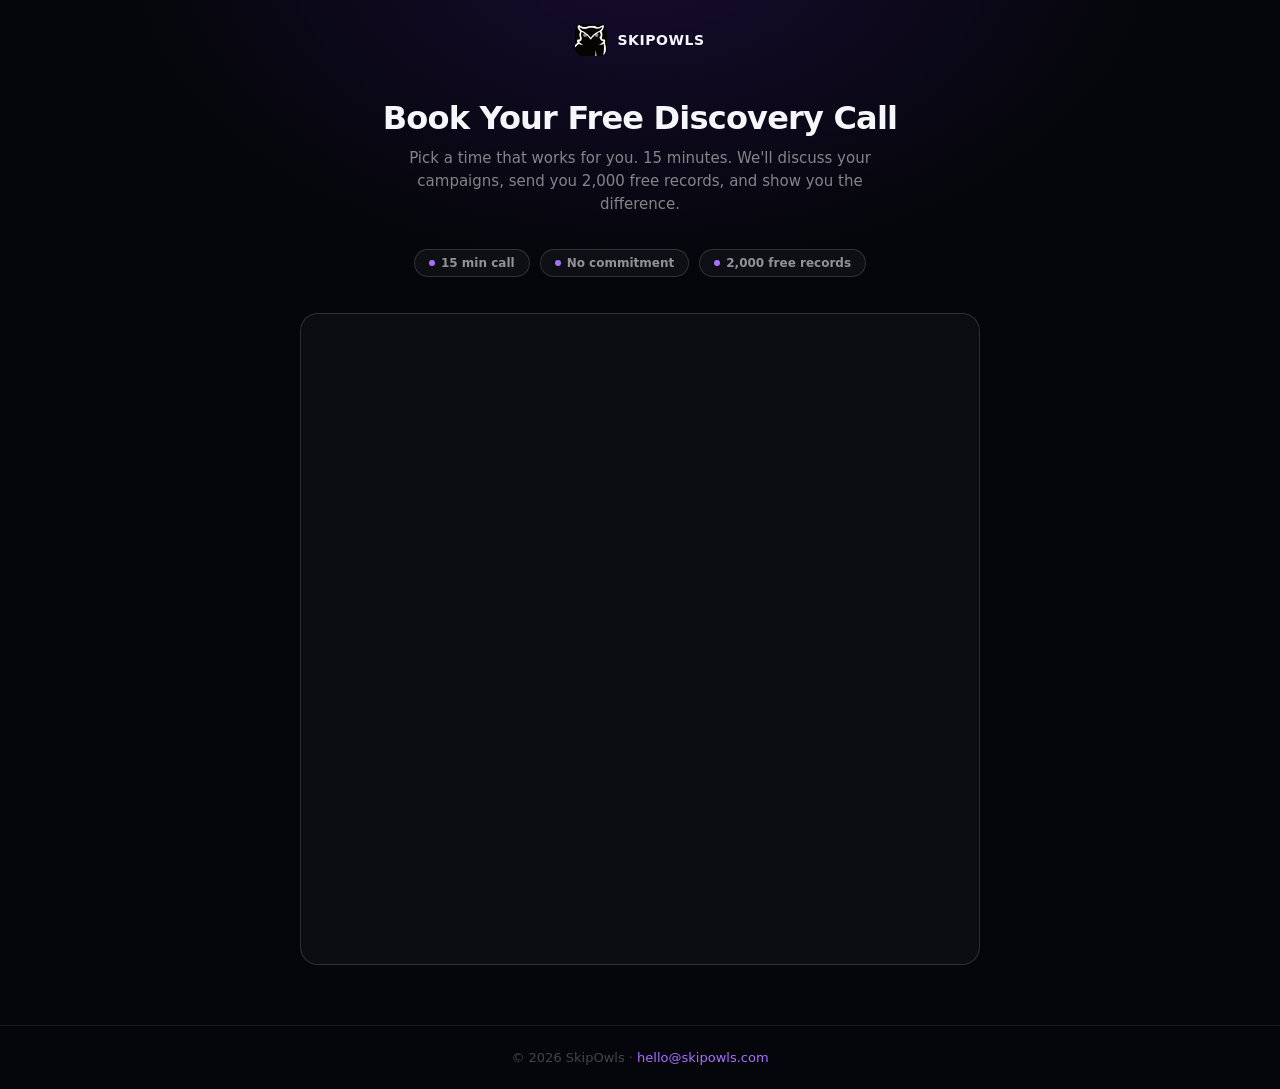
<file: book/index.html>
<!DOCTYPE html>
<html lang="en">
<head>
  <meta charset="UTF-8" />
  <meta name="viewport" content="width=device-width, initial-scale=1.0" />
  <title>Book a Call — SkipOwls</title>
  <meta name="description" content="Book a free 15-minute discovery call with SkipOwls. Get your 2,000 free records and see the connection rates yourself." />
  <link rel="icon" type="image/jpeg" href="../assets/logo.jpg" />
  <!-- Microsoft Clarity -->
  <script type="text/javascript">
  (function(c,l,a,r,i,t,y){
      c[a]=c[a]||function(){(c[a].q=c[a].q||[]).push(arguments)};
      t=l.createElement(r);t.async=1;t.src="https://www.clarity.ms/tag/"+i;
      y=l.getElementsByTagName(r)[0];y.parentNode.insertBefore(t,y);
  })(window, document, "clarity", "script", "wn6tmty4gn");
  </script>
  <!-- End Microsoft Clarity -->
  <!-- Meta Pixel Code -->
  <script>
  !function(f,b,e,v,n,t,s)
  {if(f.fbq)return;n=f.fbq=function(){n.callMethod?
  n.callMethod.apply(n,arguments):n.queue.push(arguments)};
  if(!f._fbq)f._fbq=n;n.push=n;n.loaded=!0;n.version='2.0';
  n.queue=[];t=b.createElement(e);t.async=!0;
  t.src=v;s=b.getElementsByTagName(e)[0];
  s.parentNode.insertBefore(t,s)}(window, document,'script',
  'https://connect.facebook.net/en_US/fbevents.js');
  fbq('init', '2055225598367313');
  fbq('track', 'PageView');
  </script>
  <noscript><img height="1" width="1" style="display:none"
  src="https://www.facebook.com/tr?id=2055225598367313&ev=PageView&noscript=1"
  /></noscript>
  <!-- End Meta Pixel Code -->
  <style>
    :root {
      --bg: #05060B;
      --purple: #7C2CFF;
      --purple-soft: #a970ff;
      --border: rgba(255, 255, 255, 0.08);
      --border-strong: rgba(255, 255, 255, 0.14);
      --font: ui-sans-serif, system-ui, -apple-system, "Segoe UI", Roboto, Helvetica, Arial, sans-serif;
    }

    *, *::before, *::after { box-sizing: border-box; }
    * { margin: 0; padding: 0; }

    html { scroll-behavior: smooth; }

    body {
      font-family: var(--font);
      background:
        radial-gradient(800px 500px at 50% -5%, rgba(124, 44, 255, 0.15), transparent 65%),
        var(--bg);
      color: #F5F7FA;
      min-height: 100vh;
      display: flex;
      flex-direction: column;
      -webkit-font-smoothing: antialiased;
    }

    /* Header */
    .header {
      display: flex;
      align-items: center;
      justify-content: center;
      padding: 24px 20px;
    }
    .brand {
      display: flex;
      align-items: center;
      gap: 10px;
      text-decoration: none;
      color: #F5F7FA;
    }
    .brand__logo {
      width: 32px;
      height: 32px;
      border-radius: 8px;
      object-fit: cover;
    }
    .brand__name {
      font-weight: 800;
      letter-spacing: 0.04em;
      font-size: 14px;
      text-transform: uppercase;
    }

    /* Main content */
    .main {
      flex: 1;
      display: flex;
      flex-direction: column;
      align-items: center;
      padding: 20px 20px 60px;
      max-width: 720px;
      margin: 0 auto;
      width: 100%;
    }

    .headline {
      font-size: clamp(22px, 5vw, 32px);
      font-weight: 800;
      letter-spacing: -0.025em;
      text-align: center;
      line-height: 1.15;
      margin-bottom: 10px;
    }

    .subline {
      font-size: 15px;
      color: rgba(255, 255, 255, 0.50);
      text-align: center;
      line-height: 1.55;
      margin-bottom: 32px;
      max-width: 480px;
    }

    /* Trust pills */
    .trust-row {
      display: flex;
      flex-wrap: wrap;
      justify-content: center;
      gap: 10px;
      margin-bottom: 36px;
    }
    .trust-pill {
      display: inline-flex;
      align-items: center;
      gap: 6px;
      font-size: 12px;
      font-weight: 600;
      color: rgba(255, 255, 255, 0.55);
      background: rgba(255, 255, 255, 0.04);
      border: 1px solid var(--border-strong);
      border-radius: 999px;
      padding: 6px 14px;
    }
    .trust-pill__dot {
      width: 6px;
      height: 6px;
      border-radius: 50%;
      background: var(--purple-soft);
    }

    /* Calendar embed wrapper */
    .calendar-wrap {
      width: 100%;
      background: rgba(255, 255, 255, 0.03);
      border: 1px solid var(--border-strong);
      border-radius: 18px;
      overflow: hidden;
      min-height: 600px;
    }
    .calendar-wrap iframe {
      width: 100%;
      min-height: 650px;
      border: none;
      display: block;
    }

    /* Footer */
    .footer {
      text-align: center;
      padding: 24px 20px;
      font-size: 13px;
      color: rgba(255, 255, 255, 0.25);
      border-top: 1px solid var(--border);
    }
    .footer a {
      color: var(--purple-soft);
      text-decoration: none;
    }
    .footer a:hover { text-decoration: underline; }
  </style>
</head>
<body>

  <header class="header">
    <a href="../" class="brand">
      <img src="../assets/logo.jpg" alt="SkipOwls" class="brand__logo" />
      <span class="brand__name">SkipOwls</span>
    </a>
  </header>

  <main class="main">
    <h1 class="headline">Book Your Free Discovery Call</h1>
    <p class="subline">Pick a time that works for you. 15 minutes. We'll discuss your campaigns, send you 2,000 free records, and show you the difference.</p>

    <div class="trust-row">
      <span class="trust-pill"><span class="trust-pill__dot"></span> 15 min call</span>
      <span class="trust-pill"><span class="trust-pill__dot"></span> No commitment</span>
      <span class="trust-pill"><span class="trust-pill__dot"></span> 2,000 free records</span>
    </div>

    <div class="calendar-wrap">
      <iframe src="https://api.leadconnectorhq.com/widget/booking/TAn1OcIA11QIvZ00QHPZ" scrolling="no" id="TAn1OcIA11QIvZ00QHPZ_1777952980550"></iframe>
    </div>
  </main>

  <footer class="footer">
    <p>&copy; <span id="year"></span> SkipOwls &middot; <a href="mailto:hello@skipowls.com">hello@skipowls.com</a></p>
  </footer>

  <script src="https://api.leadconnectorhq.com/js/form_embed.js" type="text/javascript"></script>
  <script>
    var y = document.getElementById('year');
    if (y) y.textContent = new Date().getFullYear();

    // Pre-fill GHL calendar from URL params
    (function () {
      var params = new URLSearchParams(window.location.search);
      var name   = params.get('full_name');
      var email  = params.get('email');
      var phone  = params.get('phone');

      if (name || email || phone) {
        var iframe = document.querySelector('.calendar-wrap iframe');
        if (iframe) {
          var src = iframe.src;
          var sep = src.indexOf('?') === -1 ? '?' : '&';
          if (name) {
            var parts = name.split(' ');
            src += sep + 'first_name=' + encodeURIComponent(parts[0]);
            sep = '&';
            if (parts.length > 1) {
              src += '&last_name=' + encodeURIComponent(parts.slice(1).join(' '));
            }
          }
          if (email) src += sep + 'email=' + encodeURIComponent(email);
          if (phone) src += (sep || '&') + 'phone=' + encodeURIComponent(phone);
          iframe.src = src;
        }
      }
    })();
  </script>
</body>
</html>
</file>
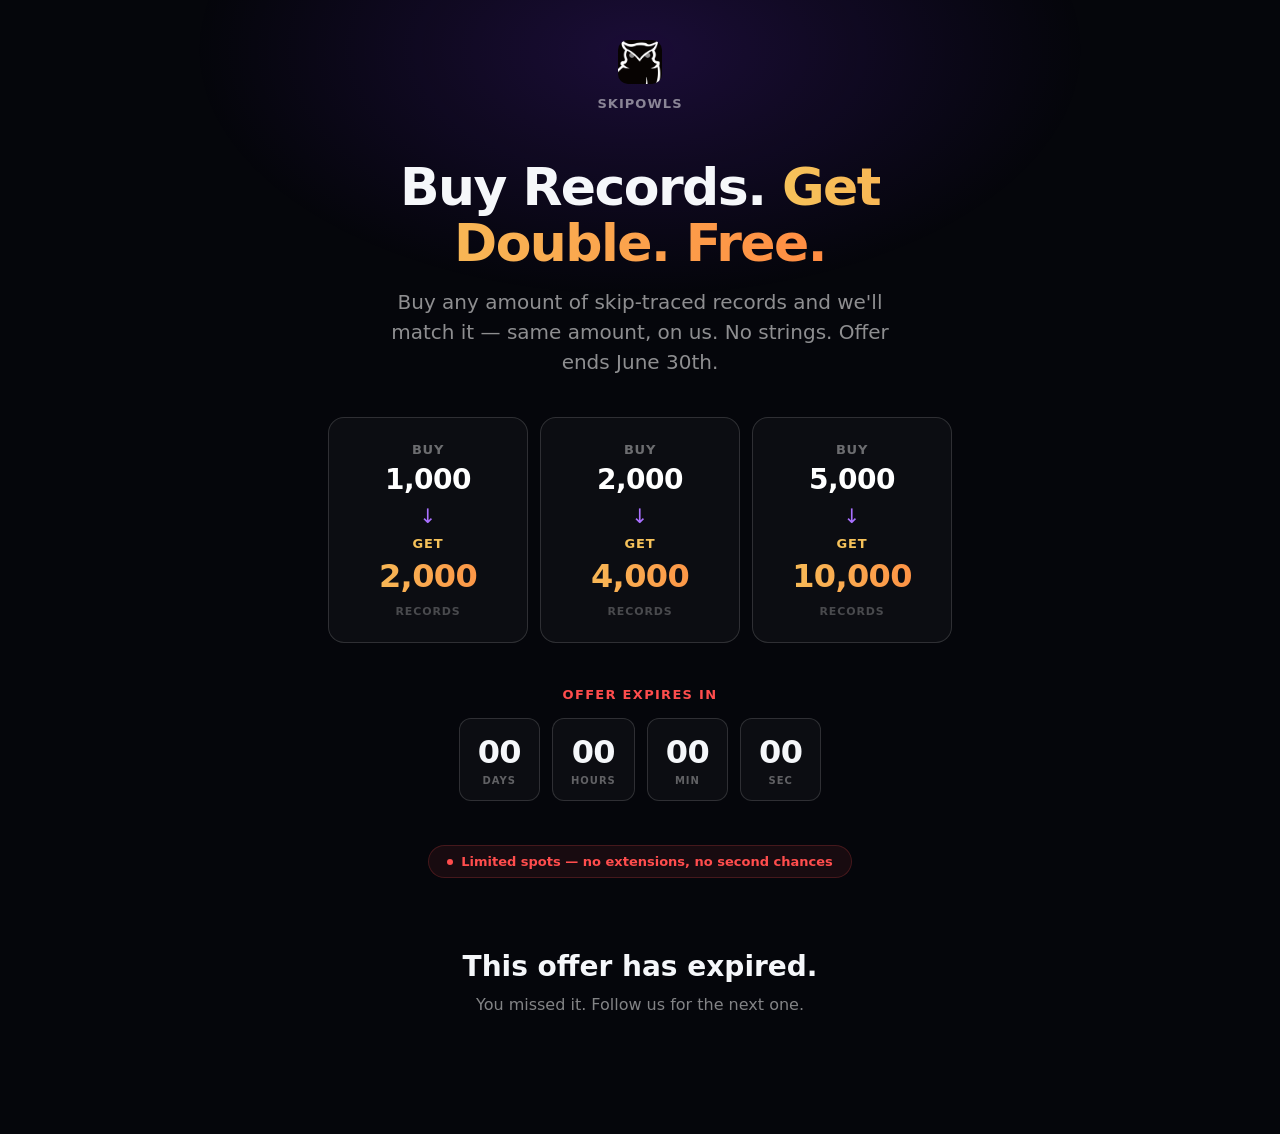
<file: flash-sale/index.html>
<!DOCTYPE html>
<html lang="en">
<head>
  <meta charset="UTF-8" />
  <meta name="viewport" content="width=device-width, initial-scale=1.0" />
  <title>Flash Sale — SkipOwls | Buy Records, Get Double Free</title>
  <meta name="description" content="SkipOwls flash sale: buy any amount of skip-traced records, get the same amount free. Offer ends June 30, 2025." />
  <link rel="icon" type="image/jpeg" href="../assets/logo.jpg" />
  <!-- Microsoft Clarity -->
  <script type="text/javascript">
  (function(c,l,a,r,i,t,y){
      c[a]=c[a]||function(){(c[a].q=c[a].q||[]).push(arguments)};
      t=l.createElement(r);t.async=1;t.src="https://www.clarity.ms/tag/"+i;
      y=l.getElementsByTagName(r)[0];y.parentNode.insertBefore(t,y);
  })(window, document, "clarity", "script", "wn6tmty4gn");
  </script>
  <!-- Meta Pixel Code -->
  <script>
  !function(f,b,e,v,n,t,s)
  {if(f.fbq)return;n=f.fbq=function(){n.callMethod?
  n.callMethod.apply(n,arguments):n.queue.push(arguments)};
  if(!f._fbq)f._fbq=n;n.push=n;n.loaded=!0;n.version='2.0';
  n.queue=[];t=b.createElement(e);t.async=!0;
  t.src=v;s=b.getElementsByTagName(e)[0];
  s.parentNode.insertBefore(t,s)}(window, document,'script',
  'https://connect.facebook.net/en_US/fbevents.js');
  fbq('init', '2055225598367313');
  fbq('track', 'PageView');
  </script>
  <noscript><img height="1" width="1" style="display:none"
  src="https://www.facebook.com/tr?id=2055225598367313&ev=PageView&noscript=1"
  /></noscript>
  <style>
    *, *::before, *::after { box-sizing: border-box; margin: 0; padding: 0; }

    :root {
      --bg: #05060B;
      --surface: rgba(255,255,255,0.03);
      --border: rgba(255,255,255,0.08);
      --border-strong: rgba(255,255,255,0.14);
      --purple: #7C2CFF;
      --purple-soft: #a970ff;
      --gold: #F6C25A;
      --red: #FF4D4D;
      --font: ui-sans-serif, system-ui, -apple-system, "Segoe UI", Roboto, Helvetica, Arial, sans-serif;
    }

    html { scroll-behavior: smooth; }

    body {
      font-family: var(--font);
      background: var(--bg);
      color: #F5F7FA;
      min-height: 100vh;
      -webkit-font-smoothing: antialiased;
      overflow-x: hidden;
    }

    /* Glow background */
    .glow {
      position: fixed;
      top: -200px;
      left: 50%;
      transform: translateX(-50%);
      width: 900px;
      height: 500px;
      background: radial-gradient(ellipse, rgba(124,44,255,0.18), transparent 70%);
      pointer-events: none;
      z-index: 0;
    }

    .page {
      position: relative;
      z-index: 1;
      max-width: 680px;
      margin: 0 auto;
      padding: 40px 20px 60px;
    }

    /* Logo */
    .logo-row {
      text-align: center;
      margin-bottom: 48px;
    }
    .logo-row img {
      width: 44px;
      height: 44px;
      border-radius: 10px;
      object-fit: cover;
    }
    .logo-row span {
      display: block;
      margin-top: 8px;
      font-weight: 800;
      font-size: 13px;
      letter-spacing: 0.08em;
      text-transform: uppercase;
      color: rgba(255,255,255,0.5);
    }

    /* Headline */
    .headline {
      text-align: center;
      font-size: clamp(30px, 7vw, 52px);
      font-weight: 800;
      letter-spacing: -0.03em;
      line-height: 1.08;
      margin-bottom: 16px;
    }
    .headline .accent {
      background: linear-gradient(90deg, var(--gold), #FF8C42);
      -webkit-background-clip: text;
      background-clip: text;
      color: transparent;
    }

    .subline {
      text-align: center;
      font-size: clamp(16px, 3.5vw, 20px);
      color: rgba(255,255,255,0.55);
      line-height: 1.5;
      margin-bottom: 40px;
      max-width: 520px;
      margin-left: auto;
      margin-right: auto;
    }

    /* Tiers */
    .tiers {
      display: flex;
      gap: 12px;
      justify-content: center;
      margin-bottom: 44px;
      flex-wrap: wrap;
    }
    .tier {
      flex: 1;
      min-width: 160px;
      max-width: 200px;
      background: var(--surface);
      border: 1px solid var(--border-strong);
      border-radius: 16px;
      padding: 24px 16px;
      text-align: center;
      transition: border-color 0.2s, transform 0.2s;
    }
    .tier:hover {
      border-color: var(--purple);
      transform: translateY(-2px);
    }
    .tier__buy {
      font-size: 13px;
      font-weight: 600;
      color: rgba(255,255,255,0.4);
      text-transform: uppercase;
      letter-spacing: 0.06em;
      margin-bottom: 6px;
    }
    .tier__amount {
      font-size: 28px;
      font-weight: 800;
      letter-spacing: -0.02em;
      color: #fff;
    }
    .tier__arrow {
      font-size: 20px;
      color: var(--purple-soft);
      margin: 8px 0;
    }
    .tier__get {
      font-size: 13px;
      font-weight: 600;
      color: var(--gold);
      text-transform: uppercase;
      letter-spacing: 0.06em;
      margin-bottom: 6px;
    }
    .tier__total {
      font-size: 32px;
      font-weight: 800;
      letter-spacing: -0.02em;
      background: linear-gradient(90deg, var(--gold), #FF8C42);
      -webkit-background-clip: text;
      background-clip: text;
      color: transparent;
    }
    .tier__label {
      margin-top: 10px;
      font-size: 11px;
      font-weight: 600;
      color: rgba(255,255,255,0.25);
      text-transform: uppercase;
      letter-spacing: 0.08em;
    }

    /* Countdown */
    .countdown-section {
      text-align: center;
      margin-bottom: 44px;
    }
    .countdown-label {
      font-size: 13px;
      font-weight: 700;
      letter-spacing: 0.1em;
      text-transform: uppercase;
      color: var(--red);
      margin-bottom: 16px;
    }
    .countdown {
      display: flex;
      justify-content: center;
      gap: 12px;
    }
    .cd-unit {
      background: var(--surface);
      border: 1px solid var(--border-strong);
      border-radius: 12px;
      padding: 14px 18px;
      min-width: 72px;
      text-align: center;
    }
    .cd-num {
      font-size: 32px;
      font-weight: 800;
      letter-spacing: -0.02em;
      font-variant-numeric: tabular-nums;
    }
    .cd-label {
      font-size: 10px;
      font-weight: 600;
      text-transform: uppercase;
      letter-spacing: 0.1em;
      color: rgba(255,255,255,0.35);
      margin-top: 4px;
    }

    /* Scarcity */
    .scarcity {
      text-align: center;
      margin-bottom: 12px;
    }
    .scarcity__pill {
      display: inline-flex;
      align-items: center;
      gap: 8px;
      font-size: 13px;
      font-weight: 600;
      color: var(--red);
      background: rgba(255,77,77,0.08);
      border: 1px solid rgba(255,77,77,0.2);
      border-radius: 999px;
      padding: 8px 18px;
    }
    .scarcity__dot {
      width: 6px;
      height: 6px;
      border-radius: 50%;
      background: var(--red);
      animation: pulse-dot 1.5s ease-in-out infinite;
    }
    @keyframes pulse-dot {
      0%, 100% { opacity: 1; transform: scale(1); }
      50% { opacity: 0.4; transform: scale(0.8); }
    }

    /* CTA text above calendar */
    .cta-line {
      text-align: center;
      font-size: clamp(17px, 4vw, 22px);
      font-weight: 700;
      color: #fff;
      margin: 36px 0 8px;
      line-height: 1.3;
    }
    .cta-sub {
      text-align: center;
      font-size: 14px;
      color: rgba(255,255,255,0.35);
      margin-bottom: 28px;
    }

    /* Calendar */
    .calendar-wrap {
      background: var(--surface);
      border: 1px solid var(--border-strong);
      border-radius: 18px;
      overflow: hidden;
      min-height: 600px;
    }
    .calendar-wrap iframe {
      width: 100%;
      min-height: 650px;
      border: none;
      display: block;
    }

    /* Expired state */
    .expired-msg {
      text-align: center;
      padding: 60px 20px;
      display: none;
    }
    .expired-msg h2 {
      font-size: 28px;
      font-weight: 800;
      margin-bottom: 12px;
    }
    .expired-msg p {
      color: rgba(255,255,255,0.5);
      font-size: 16px;
    }

    /* Mobile */
    @media (max-width: 540px) {
      .tiers { flex-direction: column; align-items: center; }
      .tier { min-width: 100%; max-width: 100%; }
      .cd-unit { min-width: 60px; padding: 12px 10px; }
      .cd-num { font-size: 26px; }
    }
  </style>
</head>
<body>

  <div class="glow"></div>

  <div class="page">

    <!-- Logo -->
    <div class="logo-row">
      <img src="../assets/logo.jpg" alt="SkipOwls" />
      <span>SkipOwls</span>
    </div>

    <!-- Headline -->
    <h1 class="headline">Buy Records. <span class="accent">Get Double. Free.</span></h1>
    <p class="subline">Buy any amount of skip-traced records and we'll match it — same amount, on us. No strings. Offer ends June 30th.</p>

    <!-- Tiers -->
    <div class="tiers">
      <div class="tier">
        <div class="tier__buy">Buy</div>
        <div class="tier__amount">1,000</div>
        <div class="tier__arrow">&#8595;</div>
        <div class="tier__get">Get</div>
        <div class="tier__total">2,000</div>
        <div class="tier__label">Records</div>
      </div>
      <div class="tier">
        <div class="tier__buy">Buy</div>
        <div class="tier__amount">2,000</div>
        <div class="tier__arrow">&#8595;</div>
        <div class="tier__get">Get</div>
        <div class="tier__total">4,000</div>
        <div class="tier__label">Records</div>
      </div>
      <div class="tier">
        <div class="tier__buy">Buy</div>
        <div class="tier__amount">5,000</div>
        <div class="tier__arrow">&#8595;</div>
        <div class="tier__get">Get</div>
        <div class="tier__total">10,000</div>
        <div class="tier__label">Records</div>
      </div>
    </div>

    <!-- Countdown -->
    <div class="countdown-section">
      <div class="countdown-label">Offer Expires In</div>
      <div class="countdown" id="countdown">
        <div class="cd-unit"><div class="cd-num" id="cd-days">--</div><div class="cd-label">Days</div></div>
        <div class="cd-unit"><div class="cd-num" id="cd-hours">--</div><div class="cd-label">Hours</div></div>
        <div class="cd-unit"><div class="cd-num" id="cd-mins">--</div><div class="cd-label">Min</div></div>
        <div class="cd-unit"><div class="cd-num" id="cd-secs">--</div><div class="cd-label">Sec</div></div>
      </div>
    </div>

    <!-- Scarcity -->
    <div class="scarcity">
      <span class="scarcity__pill">
        <span class="scarcity__dot"></span>
        Limited spots — no extensions, no second chances
      </span>
    </div>

    <!-- CTA -->
    <p class="cta-line">This deal dies when the timer hits zero.</p>
    <p class="cta-sub">Book your call now — pick a time below.</p>

    <!-- Calendar embed -->
    <div class="calendar-wrap" id="calendar-embed">
      <iframe src="https://api.leadconnectorhq.com/widget/booking/YwFbvXNiBSx86YgDFiQC" scrolling="no" id="YwFbvXNiBSx86YgDFiQC_1781869763122"></iframe>
    </div>

    <!-- Expired state (shown when timer hits zero) -->
    <div class="expired-msg" id="expiredMsg">
      <h2>This offer has expired.</h2>
      <p>You missed it. Follow us for the next one.</p>
    </div>

  </div>

  <script src="https://link.msgsndr.com/js/form_embed.js" type="text/javascript"></script>
  <script>
    (function () {
      var deadline = new Date("2026-06-30T23:59:59").getTime();

      function pad(n) { return n < 10 ? "0" + n : n; }

      function tick() {
        var now = Date.now();
        var diff = deadline - now;

        if (diff <= 0) {
          document.getElementById("cd-days").textContent = "00";
          document.getElementById("cd-hours").textContent = "00";
          document.getElementById("cd-mins").textContent = "00";
          document.getElementById("cd-secs").textContent = "00";
          document.getElementById("calendar-embed").style.display = "none";
          document.querySelector(".cta-line").style.display = "none";
          document.querySelector(".cta-sub").style.display = "none";
          document.getElementById("expiredMsg").style.display = "block";
          return;
        }

        var d = Math.floor(diff / 86400000);
        var h = Math.floor((diff % 86400000) / 3600000);
        var m = Math.floor((diff % 3600000) / 60000);
        var s = Math.floor((diff % 60000) / 1000);

        document.getElementById("cd-days").textContent = pad(d);
        document.getElementById("cd-hours").textContent = pad(h);
        document.getElementById("cd-mins").textContent = pad(m);
        document.getElementById("cd-secs").textContent = pad(s);

        requestAnimationFrame(tick);
      }

      tick();
    })();
  </script>
</body>
</html>
</file>
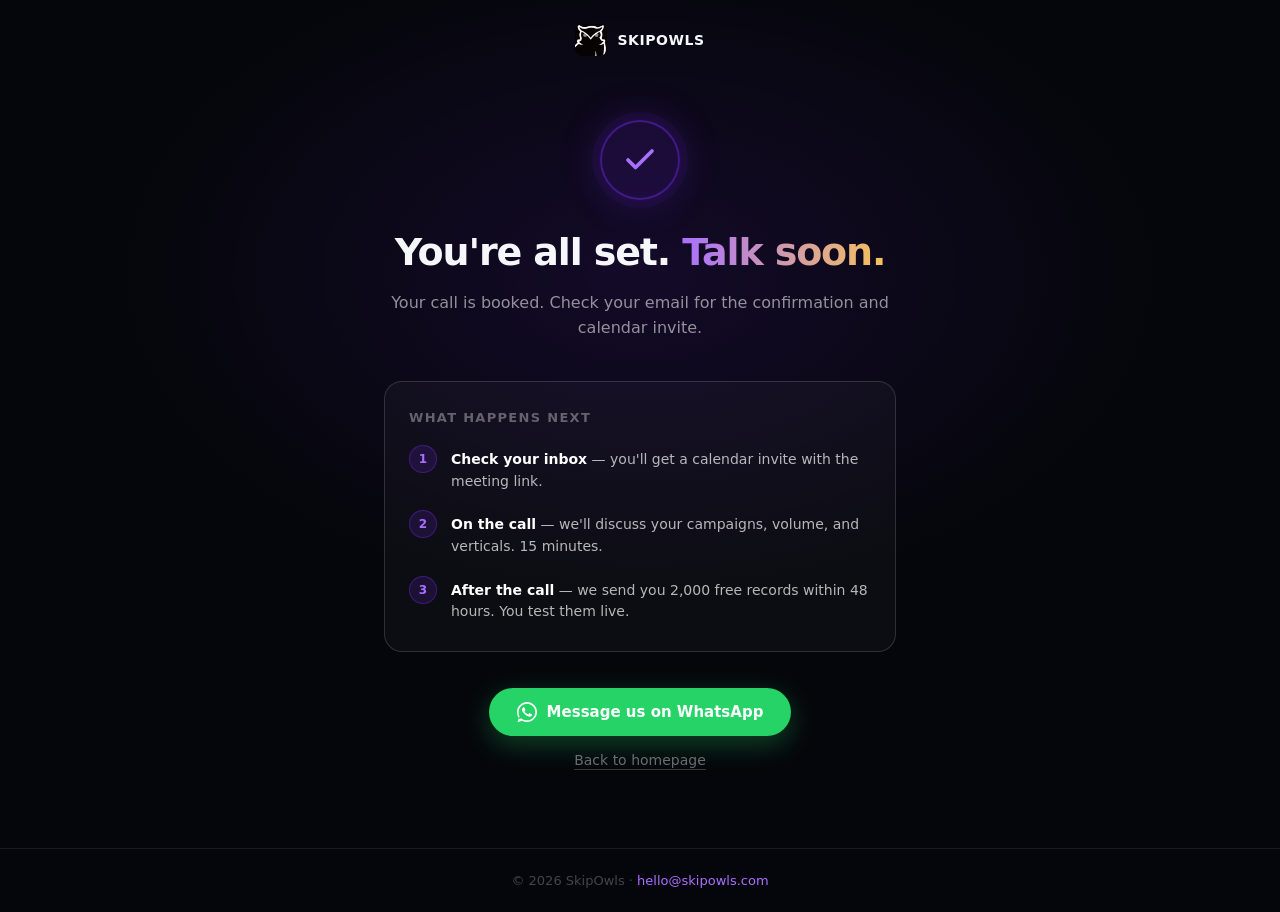
<file: thanks/index.html>
<!DOCTYPE html>
<html lang="en">
<head>
  <meta charset="UTF-8" />
  <meta name="viewport" content="width=device-width, initial-scale=1.0" />
  <title>You're All Set — SkipOwls</title>
  <meta name="description" content="Your discovery call is booked. We'll send you 2,000 free records within 48 hours." />
  <link rel="icon" type="image/jpeg" href="../assets/logo.jpg" />
  <!-- Microsoft Clarity -->
  <script type="text/javascript">
  (function(c,l,a,r,i,t,y){
      c[a]=c[a]||function(){(c[a].q=c[a].q||[]).push(arguments)};
      t=l.createElement(r);t.async=1;t.src="https://www.clarity.ms/tag/"+i;
      y=l.getElementsByTagName(r)[0];y.parentNode.insertBefore(t,y);
  })(window, document, "clarity", "script", "wn6tmty4gn");
  </script>
  <!-- End Microsoft Clarity -->
  <!-- Meta Pixel Code -->
  <script>
  !function(f,b,e,v,n,t,s)
  {if(f.fbq)return;n=f.fbq=function(){n.callMethod?
  n.callMethod.apply(n,arguments):n.queue.push(arguments)};
  if(!f._fbq)f._fbq=n;n.push=n;n.loaded=!0;n.version='2.0';
  n.queue=[];t=b.createElement(e);t.async=!0;
  t.src=v;s=b.getElementsByTagName(e)[0];
  s.parentNode.insertBefore(t,s)}(window, document,'script',
  'https://connect.facebook.net/en_US/fbevents.js');
  fbq('init', '2055225598367313');
  fbq('track', 'PageView');
  </script>
  <noscript><img height="1" width="1" style="display:none"
  src="https://www.facebook.com/tr?id=2055225598367313&ev=PageView&noscript=1"
  /></noscript>
  <!-- End Meta Pixel Code -->
  <style>
    :root {
      --bg: #05060B;
      --purple: #7C2CFF;
      --purple-soft: #a970ff;
      --gold: #F6C25A;
      --border: rgba(255, 255, 255, 0.08);
      --border-strong: rgba(255, 255, 255, 0.14);
      --font: ui-sans-serif, system-ui, -apple-system, "Segoe UI", Roboto, Helvetica, Arial, sans-serif;
    }

    *, *::before, *::after { box-sizing: border-box; }
    * { margin: 0; padding: 0; }

    html { scroll-behavior: smooth; }

    body {
      font-family: var(--font);
      background:
        radial-gradient(800px 500px at 50% 30%, rgba(124, 44, 255, 0.12), transparent 65%),
        var(--bg);
      color: #F5F7FA;
      min-height: 100vh;
      display: flex;
      flex-direction: column;
      -webkit-font-smoothing: antialiased;
    }

    /* Header */
    .header {
      display: flex;
      align-items: center;
      justify-content: center;
      padding: 24px 20px;
    }
    .brand {
      display: flex;
      align-items: center;
      gap: 10px;
      text-decoration: none;
      color: #F5F7FA;
    }
    .brand__logo {
      width: 32px;
      height: 32px;
      border-radius: 8px;
      object-fit: cover;
    }
    .brand__name {
      font-weight: 800;
      letter-spacing: 0.04em;
      font-size: 14px;
      text-transform: uppercase;
    }

    /* Main */
    .main {
      flex: 1;
      display: flex;
      flex-direction: column;
      align-items: center;
      justify-content: center;
      padding: 40px 24px 80px;
      max-width: 560px;
      margin: 0 auto;
      width: 100%;
      text-align: center;
    }

    /* Checkmark */
    .check-wrap {
      width: 80px;
      height: 80px;
      border-radius: 50%;
      background: rgba(124, 44, 255, 0.12);
      border: 2px solid rgba(124, 44, 255, 0.40);
      box-shadow: 0 0 0 8px rgba(124, 44, 255, 0.06), 0 0 40px rgba(124, 44, 255, 0.25);
      display: flex;
      align-items: center;
      justify-content: center;
      margin-bottom: 32px;
      animation: check-pop 0.5s ease-out;
    }
    .check-wrap svg {
      width: 36px;
      height: 36px;
      color: var(--purple-soft);
    }
    @keyframes check-pop {
      0%   { transform: scale(0.5); opacity: 0; }
      60%  { transform: scale(1.1); }
      100% { transform: scale(1); opacity: 1; }
    }

    .headline {
      font-size: clamp(26px, 6vw, 38px);
      font-weight: 800;
      letter-spacing: -0.03em;
      line-height: 1.1;
      margin-bottom: 16px;
    }
    .headline .accent {
      background: linear-gradient(90deg, var(--purple-soft), var(--gold));
      -webkit-background-clip: text;
      background-clip: text;
      color: transparent;
    }

    .subline {
      font-size: 16px;
      color: rgba(255, 255, 255, 0.55);
      line-height: 1.6;
      margin-bottom: 40px;
    }

    /* Steps */
    .next-steps {
      width: 100%;
      background: rgba(255, 255, 255, 0.03);
      border: 1px solid var(--border-strong);
      border-radius: 18px;
      padding: 28px 24px;
      margin-bottom: 36px;
      text-align: left;
    }
    .next-steps__title {
      font-size: 13px;
      font-weight: 700;
      letter-spacing: 0.1em;
      text-transform: uppercase;
      color: rgba(255, 255, 255, 0.35);
      margin-bottom: 20px;
    }
    .step-row {
      display: flex;
      align-items: flex-start;
      gap: 14px;
      margin-bottom: 18px;
    }
    .step-row:last-child { margin-bottom: 0; }
    .step-num {
      width: 28px;
      height: 28px;
      min-width: 28px;
      border-radius: 50%;
      background: rgba(124, 44, 255, 0.15);
      border: 1px solid rgba(124, 44, 255, 0.35);
      color: var(--purple-soft);
      font-size: 12px;
      font-weight: 700;
      display: flex;
      align-items: center;
      justify-content: center;
    }
    .step-text {
      font-size: 14px;
      color: rgba(255, 255, 255, 0.70);
      line-height: 1.55;
      padding-top: 4px;
    }
    .step-text strong {
      color: #fff;
      font-weight: 650;
    }

    /* WhatsApp CTA */
    .wa-btn {
      display: inline-flex;
      align-items: center;
      gap: 10px;
      background: #25D366;
      color: #fff;
      font-weight: 650;
      font-size: 15px;
      padding: 14px 28px;
      border-radius: 999px;
      text-decoration: none;
      box-shadow: 0 8px 28px rgba(37, 211, 102, 0.30);
      transition: transform 0.15s ease, box-shadow 0.15s ease;
      margin-bottom: 16px;
    }
    .wa-btn:hover {
      transform: translateY(-2px);
      box-shadow: 0 12px 36px rgba(37, 211, 102, 0.40);
      color: #fff;
    }
    .wa-btn svg {
      width: 20px;
      height: 20px;
      fill: currentColor;
    }

    .back-link {
      font-size: 14px;
      color: rgba(255, 255, 255, 0.40);
      text-decoration: underline;
      text-underline-offset: 4px;
      text-decoration-color: rgba(255, 255, 255, 0.20);
    }
    .back-link:hover {
      color: rgba(255, 255, 255, 0.70);
      text-decoration-color: rgba(255, 255, 255, 0.50);
    }

    /* Footer */
    .footer {
      text-align: center;
      padding: 24px 20px;
      font-size: 13px;
      color: rgba(255, 255, 255, 0.25);
      border-top: 1px solid var(--border);
    }
    .footer a {
      color: var(--purple-soft);
      text-decoration: none;
    }
  </style>
</head>
<body>

  <header class="header">
    <a href="../" class="brand">
      <img src="../assets/logo.jpg" alt="SkipOwls" class="brand__logo" />
      <span class="brand__name">SkipOwls</span>
    </a>
  </header>

  <main class="main">
    <div class="check-wrap">
      <svg viewBox="0 0 24 24" fill="none" stroke="currentColor" stroke-width="2.5" stroke-linecap="round" stroke-linejoin="round">
        <polyline points="20 6 9 17 4 12"></polyline>
      </svg>
    </div>

    <h1 class="headline">You're all set. <span class="accent">Talk soon.</span></h1>
    <p class="subline">Your call is booked. Check your email for the confirmation and calendar invite.</p>

    <div class="next-steps">
      <p class="next-steps__title">What happens next</p>
      <div class="step-row">
        <span class="step-num">1</span>
        <p class="step-text"><strong>Check your inbox</strong> — you'll get a calendar invite with the meeting link.</p>
      </div>
      <div class="step-row">
        <span class="step-num">2</span>
        <p class="step-text"><strong>On the call</strong> — we'll discuss your campaigns, volume, and verticals. 15 minutes.</p>
      </div>
      <div class="step-row">
        <span class="step-num">3</span>
        <p class="step-text"><strong>After the call</strong> — we send you 2,000 free records within 48 hours. You test them live.</p>
      </div>
    </div>

    <a href="https://wa.me/" class="wa-btn" target="_blank" rel="noopener">
      <svg viewBox="0 0 24 24"><path d="M17.472 14.382c-.297-.149-1.758-.867-2.03-.967-.273-.099-.471-.148-.67.15-.197.297-.767.966-.94 1.164-.173.199-.347.223-.644.075-.297-.15-1.255-.463-2.39-1.475-.883-.788-1.48-1.761-1.653-2.059-.173-.297-.018-.458.13-.606.134-.133.298-.347.446-.52.149-.174.198-.298.298-.497.099-.198.05-.371-.025-.52-.075-.149-.669-1.612-.916-2.207-.242-.579-.487-.5-.669-.51-.173-.008-.371-.01-.57-.01-.198 0-.52.074-.792.372-.272.297-1.04 1.016-1.04 2.479 0 1.462 1.065 2.875 1.213 3.074.149.198 2.096 3.2 5.077 4.487.709.306 1.262.489 1.694.625.712.227 1.36.195 1.871.118.571-.085 1.758-.719 2.006-1.413.248-.694.248-1.289.173-1.413-.074-.124-.272-.198-.57-.347z"/><path d="M12 0C5.373 0 0 5.373 0 12c0 2.625.846 5.059 2.284 7.034L.789 23.492a.5.5 0 00.611.611l4.458-1.495A11.953 11.953 0 0012 24c6.627 0 12-5.373 12-12S18.627 0 12 0zm0 22c-2.329 0-4.502-.737-6.281-2.027l-.438-.33-3.256 1.092 1.092-3.256-.33-.438A9.958 9.958 0 012 12C2 6.486 6.486 2 12 2s10 4.486 10 10-4.486 10-10 10z"/></svg>
      Message us on WhatsApp
    </a>

    <a href="../" class="back-link">Back to homepage</a>
  </main>

  <footer class="footer">
    <p>&copy; <span id="year"></span> SkipOwls &middot; <a href="mailto:hello@skipowls.com">hello@skipowls.com</a></p>
  </footer>

  <script>
    var y = document.getElementById('year');
    if (y) y.textContent = new Date().getFullYear();
  </script>
</body>
</html>
</file>
<file: styles.css>
/* =========================================================
   SkipOwls VSL Landing Page
   Plain CSS — mobile-first, dark, single-CTA color
   ========================================================= */

/* ---------- Tokens (aligned to skipowls.com brand) ---------- */
:root {
  --bg: #05060B;
  --bg-elev: #0c0e18;
  --bg-elev-2: #101526;
  --fg: #F5F7FA;
  --fg-muted: #B7BCC8;
  --fg-dim: #8a90a0;
  --border: rgba(255, 255, 255, 0.08);
  --border-strong: rgba(255, 255, 255, 0.14);
  --purple: #7C2CFF;
  --purple-soft: #a970ff;
  --orange: #FF6A00;
  --gold: #F6C25A;
  --accent: var(--purple);
  --accent-hover: #8d44ff;
  --accent-ink: #ffffff;
  --danger: #ff5d5d;
  --max: 1160px;
  --max-narrow: 760px;
  --radius: 18px;
  --radius-sm: 12px;
  --shadow: 0 20px 60px rgba(0, 0, 0, 0.55);
  --shadow-cta: 0 14px 36px rgba(124, 44, 255, 0.40);
  --ease: cubic-bezier(.2, .8, .2, 1);
  --font: ui-sans-serif, system-ui, -apple-system, "Segoe UI", Roboto, Helvetica, Arial, "Apple Color Emoji", "Segoe UI Emoji";
}

/* ---------- Italic serif for headline accent ---------- */
@import url('https://fonts.googleapis.com/css2?family=Playfair+Display:ital,wght@1,400;1,500;1,600&display=swap');

/* ---------- Reset ---------- */
*, *::before, *::after { box-sizing: border-box; }
* { margin: 0; padding: 0; }

html { scroll-behavior: smooth; -webkit-text-size-adjust: 100%; }

body {
  font-family: var(--font);
  background:
    radial-gradient(1200px 700px at 18% -10%, rgba(124, 44, 255, 0.18), transparent 65%),
    radial-gradient(900px 500px at 90% 10%, rgba(246, 194, 90, 0.06), transparent 60%),
    var(--bg);
  color: var(--fg);
  font-size: 16px;
  line-height: 1.55;
  -webkit-font-smoothing: antialiased;
  -moz-osx-font-smoothing: grayscale;
  letter-spacing: -0.005em;
}

img { max-width: 100%; display: block; }
a { color: var(--accent); text-decoration: none; }
a:hover { color: var(--accent-hover); }
button { font-family: inherit; cursor: pointer; border: none; background: none; color: inherit; }

/* ---------- Layout primitives ---------- */
.container {
  max-width: var(--max);
  margin: 0 auto;
  padding: 0 20px;
  width: 100%;
}
.container--narrow { max-width: var(--max-narrow); }

.section {
  padding: 56px 0;
  border-top: 1px solid var(--border);
}
.section--dark { background: var(--bg-elev); }
.section--reveal {
  background: linear-gradient(180deg, var(--bg) 0%, var(--bg-elev) 100%);
}
.section--cta {
  background: linear-gradient(180deg, var(--bg-elev) 0%, var(--bg) 100%);
}

@media (min-width: 768px) {
  .section { padding: 88px 0; }
}

/* ---------- Header (floating pill) ---------- */
.header {
  position: fixed;
  top: 16px;
  left: 50%;
  transform: translateX(-50%);
  z-index: 50;
  width: calc(100% - 32px);
  max-width: 680px;
  background: rgba(12, 14, 24, 0.80);
  backdrop-filter: blur(16px);
  -webkit-backdrop-filter: blur(16px);
  border: 1px solid var(--border-strong);
  border-radius: 999px;
  padding: 0 8px 0 20px;
}
.header__inner {
  display: flex;
  align-items: center;
  justify-content: space-between;
  height: 56px;
}
.brand {
  display: flex;
  align-items: center;
  gap: 10px;
  color: var(--fg);
}
.brand:hover { color: var(--fg); }
.brand__logo {
  width: 32px;
  height: 32px;
  border-radius: 8px;
  object-fit: cover;
  background: #000;
}
.brand__name {
  font-weight: 800;
  letter-spacing: 0.04em;
  font-size: 14px;
  text-transform: uppercase;
}
.header__cta {
  font-size: 14px;
  padding: 10px 22px;
  border-radius: 999px;
  box-shadow: none;
}

/* ---------- Buttons ---------- */
.btn {
  display: inline-flex;
  align-items: center;
  justify-content: center;
  gap: 6px;
  font-weight: 650;
  border-radius: 999px;
  padding: 11px 18px;
  font-size: 15px;
  line-height: 1;
  transition: transform .16s var(--ease), box-shadow .16s var(--ease), background .16s var(--ease), color .16s var(--ease), filter .16s var(--ease);
  text-align: center;
  white-space: nowrap;
  border: 1px solid transparent;
  letter-spacing: -0.005em;
}
.btn:hover { transform: translateY(-1px) scale(1.01); }
.btn:active { transform: translateY(0) scale(1); }

.btn--primary {
  background: var(--purple);
  color: #ffffff;
  box-shadow: var(--shadow-cta);
  border-color: rgba(255, 255, 255, 0.06);
  border-radius: 999px;
}
.btn--primary:hover {
  background: var(--purple-soft);
  color: #ffffff;
  box-shadow: 0 18px 44px rgba(124, 44, 255, 0.50);
}
.btn--ghost {
  background: rgba(255, 255, 255, 0.04);
  color: var(--fg);
  border-color: var(--border-strong);
}
.btn--ghost:hover { background: rgba(255, 255, 255, 0.07); color: var(--fg); }

.btn--xl {
  padding: 18px 36px;
  font-size: 17px;
  border-radius: 999px;
}

/* ---------- Hero ---------- */
.hero {
  padding: 100px 0 56px;
  text-align: center;
  position: relative;
  overflow: hidden;
}
.hero::before {
  content: "";
  position: absolute;
  inset: -100px 0 auto 0;
  height: 600px;
  background:
    radial-gradient(700px 360px at 50% 0%, rgba(124, 44, 255, 0.20), transparent 70%),
    radial-gradient(500px 300px at 80% 30%, rgba(246, 194, 90, 0.06), transparent 70%);
  pointer-events: none;
  z-index: 0;
}
.hero > .container { position: relative; z-index: 1; }
@media (min-width: 768px) {
  .hero { padding: 120px 0 80px; }
}

.eyebrow {
  display: inline-flex;
  align-items: center;
  gap: 8px;
  font-size: 12px;
  letter-spacing: 0.04em;
  color: rgba(245, 247, 250, 0.85);
  font-weight: 650;
  margin-bottom: 18px;
  padding: 8px 14px;
  border: 1px solid var(--border-strong);
  border-radius: 999px;
  background: rgba(16, 21, 38, 0.6);
  backdrop-filter: blur(8px);
}
.eyebrow::before {
  content: "";
  width: 6px;
  height: 6px;
  border-radius: 50%;
  background: var(--gold);
  box-shadow: 0 0 0 4px rgba(246, 194, 90, 0.18);
}
.eyebrow--center { display: inline-flex; }

.hero__headline {
  font-size: clamp(2.2rem, 7vw, 4.8rem);
  line-height: 1.06;
  letter-spacing: -0.03em;
  font-weight: 800;
  margin-bottom: 24px;
  max-width: 16ch;
  margin-left: auto;
  margin-right: auto;
}
.hero__headline em {
  font-family: 'Playfair Display', Georgia, serif;
  font-style: italic;
  color: var(--purple-soft);
  font-weight: 500;
}

.accent {
  background: linear-gradient(90deg, var(--purple-soft), var(--purple), var(--gold));
  -webkit-background-clip: text;
  background-clip: text;
  color: transparent;
}

.hero__sub {
  font-size: clamp(15px, 1.6vw, 18px);
  color: rgba(183, 188, 200, 0.95);
  max-width: 60ch;
  margin: 0 auto 32px;
  line-height: 1.55;
}
.hero__sub strong { color: var(--fg); font-weight: 650; }

.hero__cta { margin-bottom: 0; }

/* Video placeholder */
.video {
  max-width: 880px;
  margin: 0 auto 32px;
  border-radius: var(--radius);
  overflow: hidden;
  box-shadow: var(--shadow);
  border: 1px solid var(--border-strong);
  background: #000;
}
.video__poster {
  position: relative;
  width: 100%;
  aspect-ratio: 16 / 9;
  display: flex;
  align-items: center;
  justify-content: center;
  flex-direction: column;
  gap: 14px;
  background:
    radial-gradient(circle at center, rgba(124, 44, 255, 0.22), transparent 60%),
    linear-gradient(180deg, #15172a 0%, #06070d 100%);
  color: var(--fg);
  cursor: pointer;
  transition: opacity .2s ease;
}
.video__poster:hover { opacity: 0.94; }
.video__poster:hover .video__play { transform: scale(1.05); background: linear-gradient(135deg, var(--purple-soft) 0%, var(--purple) 100%); }
.video__play {
  width: 72px;
  height: 72px;
  border-radius: 50%;
  background: linear-gradient(135deg, var(--purple) 0%, #5b18d6 100%);
  color: #ffffff;
  display: inline-flex;
  align-items: center;
  justify-content: center;
  box-shadow: var(--shadow-cta);
  transition: transform .2s ease, background .2s ease;
}
.video__play svg { margin-left: 4px; }
.video__poster-text {
  font-weight: 650;
  letter-spacing: 0.01em;
  color: var(--fg-muted);
  font-size: 14px;
}

/* Video card (Wistia placeholder) */
.video-card {
  display: flex;
  flex-direction: column;
  align-items: center;
  justify-content: center;
  gap: 14px;
  background:
    radial-gradient(circle at 50% 40%, rgba(124, 44, 255, 0.22), transparent 60%),
    linear-gradient(180deg, #15172a 0%, #06070d 100%);
  border: 1px solid var(--border-strong);
  border-radius: var(--radius);
  max-width: 720px;
  width: 100%;
  aspect-ratio: 16 / 9;
  margin: 28px auto 28px;
  cursor: pointer;
  transition: border-color .2s ease, opacity .2s ease, transform .2s ease;
  box-shadow:
    var(--shadow),
    0 0 60px 18px rgba(124, 44, 255, 0.45),
    0 0 120px 50px rgba(124, 44, 255, 0.20);
  overflow: hidden;
  position: relative;
}
.video-card:hover { border-color: rgba(124, 44, 255, 0.55); opacity: 0.97; }
.video-card__play {
  width: 68px;
  height: 52px;
  border-radius: 14px;
  background: var(--purple);
  color: #fff;
  border: none;
  display: flex;
  align-items: center;
  justify-content: center;
  cursor: pointer;
  box-shadow: 0 8px 28px rgba(124, 44, 255, 0.50);
  transition: transform .15s var(--ease), background .15s var(--ease);
}
.video-card__play svg { margin-left: 3px; }
.video-card__play:hover { transform: scale(1.06); background: var(--purple-soft); }
.video-card__label { color: rgba(255, 255, 255, 0.50); font-size: 13px; }

/* Hero actions — stacked on very small, side by side when room */
.hero__actions {
  display: flex;
  flex-direction: column;
  align-items: center;
  gap: 14px;
  margin-bottom: 32px;
}
@media (min-width: 400px) {
  .hero__actions {
    flex-direction: row;
    justify-content: center;
    gap: 16px;
  }
}
.hero__secondary {
  color: rgba(255, 255, 255, 0.65);
  font-size: 15px;
  font-weight: 500;
  text-decoration: underline;
  text-decoration-color: rgba(255, 255, 255, 0.30);
  text-underline-offset: 4px;
  white-space: nowrap;
  transition: color .15s ease, text-decoration-color .15s ease;
}
.hero__secondary:hover {
  color: #fff;
  text-decoration-color: rgba(255, 255, 255, 0.70);
}

/* Hero stats — 2+1 triangle on narrow, 3-in-a-row on wider */
.hero__stats {
  display: grid;
  grid-template-columns: repeat(2, 1fr);
  gap: 20px 16px;
  margin-top: 32px;
  max-width: 320px;
  margin-left: auto;
  margin-right: auto;
}
.hero__stat:nth-child(3) {
  grid-column: 1 / -1;
}
@media (min-width: 440px) {
  .hero__stats {
    grid-template-columns: repeat(3, 1fr);
    max-width: none;
    gap: 20px 32px;
  }
  .hero__stat:nth-child(3) {
    grid-column: auto;
  }
}
.hero__stat { text-align: center; }
.hero__stat-num {
  display: block;
  font-size: clamp(26px, 5vw, 32px);
  font-weight: 800;
  letter-spacing: -0.03em;
  color: #fff;
  line-height: 1.1;
}
.hero__stat-label {
  display: block;
  font-size: 13px;
  color: rgba(255, 255, 255, 0.50);
  margin-top: 4px;
  font-weight: 400;
}

/* ---------- Marquee ---------- */
.marquee-wrap {
  margin-top: 44px;
  width: 100%;
}
.marquee-wrap__label {
  font-size: 12px;
  color: rgba(255, 255, 255, 0.35);
  text-align: center;
  letter-spacing: 0.04em;
  margin-bottom: 16px;
  text-transform: uppercase;
}
.marquee {
  overflow: hidden;
  /* fade edges */
  -webkit-mask-image: linear-gradient(90deg, transparent 0%, #000 12%, #000 88%, transparent 100%);
  mask-image: linear-gradient(90deg, transparent 0%, #000 12%, #000 88%, transparent 100%);
}
.marquee__track {
  display: flex;
  gap: 12px;
  width: max-content;
  animation: marquee-scroll 60s linear infinite;
}
.marquee__track:hover { animation-play-state: paused; }
.marquee__card {
  flex-shrink: 0;
  display: flex;
  align-items: center;
  justify-content: center;
  height: 48px;
  padding: 0 20px;
  border-radius: 12px;
  background: rgba(255, 255, 255, 0.05);
  border: 1px solid rgba(255, 255, 255, 0.08);
  font-size: 13px;
  font-weight: 600;
  color: rgba(255, 255, 255, 0.55);
  white-space: nowrap;
  letter-spacing: 0.01em;
}
@keyframes marquee-scroll {
  from { transform: translateX(0); }
  to   { transform: translateX(-50%); }
}
@media (prefers-reduced-motion: reduce) {
  .marquee__track { animation: none; }
}

/* Trust strip */
.trust {
  list-style: none;
  display: flex;
  flex-wrap: wrap;
  justify-content: center;
  gap: 12px 24px;
  font-size: 14px;
  color: var(--fg-muted);
  margin-top: 24px;
}
.trust li { display: inline-flex; align-items: center; gap: 6px; }
.trust__check { color: var(--accent); font-weight: 700; }

/* ---------- Section heads ---------- */
.section__h {
  font-size: clamp(24px, 3.1vw, 36px);
  line-height: 1.18;
  letter-spacing: -0.025em;
  font-weight: 750;
  margin-bottom: 18px;
  max-width: 24ch;
}
.section__h--center {
  margin-left: auto;
  margin-right: auto;
  text-align: center;
}
.section__lead {
  font-size: clamp(15px, 1.6vw, 17px);
  color: rgba(183, 188, 200, 0.92);
  max-width: 62ch;
  margin-bottom: 36px;
  line-height: 1.6;
}
.section__lead--center { margin-left: auto; margin-right: auto; text-align: center; }
.muted { color: var(--fg-dim); font-size: 14px; }

/* ---------- Prose (problem section) ---------- */
.prose p {
  font-size: clamp(16px, 1.7vw, 18px);
  margin-bottom: 14px;
  color: var(--fg);
  line-height: 1.6;
}
.prose__kicker {
  margin-top: 22px !important;
  font-weight: 650;
  color: var(--fg) !important;
  border-left: 3px solid var(--gold);
  padding-left: 16px;
}

/* ---------- Cards (cost section) ---------- */
.cards {
  display: grid;
  grid-template-columns: 1fr;
  gap: 20px;
  margin-top: 24px;
}
@media (min-width: 768px) {
  .cards { grid-template-columns: repeat(3, 1fr); gap: 24px; }
}
.card {
  background: var(--bg-elev);
  border: 1px solid var(--border);
  border-radius: var(--radius);
  padding: 32px 24px;
}
.card__num {
  font-size: clamp(30px, 4.2vw, 42px);
  font-weight: 750;
  letter-spacing: -0.03em;
  background: linear-gradient(90deg, var(--purple-soft), var(--gold));
  -webkit-background-clip: text;
  background-clip: text;
  color: transparent;
  margin-bottom: 10px;
  line-height: 1;
}
.card__label {
  color: rgba(183, 188, 200, 0.92);
  font-size: 15px;
  line-height: 1.55;
}

/* ---------- Compare (alternatives) ---------- */
.compare {
  display: grid;
  grid-template-columns: 1fr;
  gap: 20px;
}
@media (min-width: 768px) {
  .compare { grid-template-columns: repeat(3, 1fr); gap: 24px; }
}
.compare__col {
  background: var(--bg);
  border: 1px solid var(--border);
  border-radius: var(--radius);
  padding: 28px;
}
.compare__h {
  font-size: 17px;
  font-weight: 700;
  margin-bottom: 10px;
  letter-spacing: -0.015em;
}
.compare__sub {
  display: block;
  font-size: 12px;
  color: var(--fg-dim);
  font-weight: 400;
  margin-top: 4px;
}
.compare__list {
  list-style: none;
  display: flex;
  flex-direction: column;
  gap: 9px;
  margin-top: 14px;
}
.compare__list li {
  position: relative;
  padding-left: 20px;
  font-size: 14px;
  color: rgba(183, 188, 200, 0.92);
  line-height: 1.55;
}
.compare__list li::before {
  content: "✗";
  position: absolute;
  left: 0;
  top: 0;
  color: var(--danger);
  font-weight: 700;
}

/* ---------- Pillars (offer) ---------- */
.pillars {
  display: grid;
  grid-template-columns: 1fr;
  gap: 16px;
  margin-top: 48px;
}
@media (min-width: 640px) {
  .pillars { grid-template-columns: repeat(2, 1fr); }
}
@media (min-width: 1024px) {
  .pillars { grid-template-columns: repeat(4, 1fr); }
}
.pillar {
  background: var(--bg-elev);
  border: 1px solid var(--border-strong);
  border-radius: var(--radius);
  padding: 28px 24px;
  text-align: center;
  transition: transform .2s ease, border-color .2s ease;
}
.pillar:hover { transform: translateY(-2px); border-color: rgba(124, 44, 255, 0.45); }
.pillar__icon {
  font-size: 30px;
  font-weight: 750;
  letter-spacing: -0.03em;
  margin-bottom: 14px;
  line-height: 1;
  background: linear-gradient(90deg, var(--purple-soft), var(--gold));
  -webkit-background-clip: text;
  background-clip: text;
  color: transparent;
}
.pillar__h {
  font-size: 16px;
  font-weight: 700;
  margin-bottom: 8px;
  letter-spacing: -0.015em;
}
.pillar p {
  font-size: 13.5px;
  color: rgba(183, 188, 200, 0.92);
  line-height: 1.55;
}

/* ---------- Steps (how it works) ---------- */
.steps {
  list-style: none;
  display: grid;
  grid-template-columns: 1fr;
  gap: 20px;
  margin-top: 48px;
  counter-reset: stepc;
}
@media (min-width: 768px) {
  .steps { grid-template-columns: repeat(3, 1fr); gap: 24px; }
}
.step {
  background: var(--bg-elev);
  border: 1px solid var(--border);
  border-radius: var(--radius);
  padding: 32px 24px;
  position: relative;
}
.step__num {
  width: 40px;
  height: 40px;
  border-radius: 12px;
  background: linear-gradient(135deg, var(--purple) 0%, #5b18d6 100%);
  color: #ffffff;
  font-weight: 750;
  font-size: 17px;
  display: inline-flex;
  align-items: center;
  justify-content: center;
  margin-bottom: 14px;
  box-shadow: 0 8px 24px rgba(124, 44, 255, 0.32);
}
.step__h {
  font-size: 17px;
  font-weight: 700;
  margin-bottom: 6px;
  letter-spacing: -0.015em;
}
.step p { color: rgba(183, 188, 200, 0.92); font-size: 14px; line-height: 1.55; }

/* ---------- Pricing table ---------- */
.pricing-table {
  width: 100%;
  border-collapse: separate;
  border-spacing: 0;
  margin-top: 32px;
  background: var(--bg);
  border: 1px solid var(--border);
  border-radius: var(--radius);
  overflow: hidden;
  font-size: 15px;
}
.pricing-table th,
.pricing-table td {
  padding: 14px 18px;
  text-align: left;
  border-bottom: 1px solid var(--border);
  font-size: 14px;
}
.pricing-table th {
  background: var(--bg-elev-2);
  font-weight: 700;
  font-size: 12px;
  text-transform: uppercase;
  letter-spacing: 0.06em;
  color: var(--fg-muted);
}
.pricing-table tr:last-child td { border-bottom: none; }
.pricing-table tbody tr:hover { background: rgba(255, 255, 255, 0.02); }
.pricing-table__note {
  margin-top: 20px;
  font-size: 14px;
  color: var(--fg-dim);
  text-align: center;
}
.pricing-table__note s { color: var(--danger); }

/* ---------- Testimonials ---------- */
.testimonials {
  display: grid;
  grid-template-columns: 1fr;
  gap: 20px;
  margin-top: 32px;
}
@media (min-width: 768px) {
  .testimonials { grid-template-columns: repeat(3, 1fr); gap: 24px; }
}
.testimonial {
  background: var(--bg-elev);
  border: 1px solid var(--border);
  border-radius: var(--radius);
  padding: 28px;
  font-style: normal;
}
.testimonial p {
  font-size: 15px;
  line-height: 1.55;
  margin-bottom: 14px;
  color: var(--fg);
}
.testimonial footer {
  font-size: 13px;
  color: var(--fg-muted);
  border-top: 1px solid var(--border);
  padding-top: 12px;
}

/* ---------- FAQ ---------- */
.faq-icon-wrap {
  display: flex;
  justify-content: center;
  margin-bottom: 22px;
}
.faq-icon-badge {
  width: 52px;
  height: 52px;
  border-radius: 50%;
  background: rgba(124,44,255,0.12);
  border: 1px solid rgba(169,112,255,0.30);
  display: flex;
  align-items: center;
  justify-content: center;
  color: #a970ff;
  box-shadow: 0 0 0 6px rgba(124,44,255,0.06), 0 0 24px rgba(124,44,255,0.20);
}

.faq {
  margin-top: 32px;
  display: flex;
  flex-direction: column;
  gap: 12px;
}
.faq__item {
  background: var(--bg);
  border: 1px solid var(--border);
  border-radius: var(--radius-sm);
  overflow: hidden;
  transition: border-color .15s ease;
}
.faq__item[open] { border-color: var(--border-strong); }
.faq__q {
  list-style: none;
  cursor: pointer;
  padding: 18px 22px;
  font-weight: 650;
  font-size: 15px;
  display: flex;
  align-items: center;
  justify-content: space-between;
  gap: 16px;
  color: var(--fg);
}
.faq__q::-webkit-details-marker { display: none; }
.faq__q::after {
  content: "+";
  font-size: 20px;
  font-weight: 400;
  color: #a970ff;
  text-shadow: 0 0 10px rgba(169,112,255,0.7), 0 0 22px rgba(169,112,255,0.35);
  transition: transform .2s ease, text-shadow .2s ease;
  line-height: 1;
  flex-shrink: 0;
}
.faq__item[open] .faq__q::after {
  content: "−";
  text-shadow: 0 0 12px rgba(169,112,255,0.9), 0 0 28px rgba(169,112,255,0.45);
}
.faq__a {
  padding: 0 22px 18px;
  color: rgba(183, 188, 200, 0.92);
  line-height: 1.6;
}
.faq__a p { margin-bottom: 10px; font-size: 14px; }
.faq__a p:last-child { margin-bottom: 0; }

/* ---------- Form ---------- */
.form {
  margin-top: 40px;
  background: var(--bg-elev);
  border: 1px solid var(--border-strong);
  border-radius: var(--radius);
  padding: 32px;
}
@media (min-width: 768px) {
  .form { padding: 40px; }
}
.form__row { margin-bottom: 16px; }
.form__label {
  display: block;
  font-size: 13px;
  font-weight: 650;
  color: var(--fg);
  margin-bottom: 6px;
  letter-spacing: 0.01em;
}
.form__input {
  width: 100%;
  padding: 13px 15px;
  font-size: 15px;
  background: var(--bg);
  border: 1px solid var(--border-strong);
  border-radius: var(--radius-sm);
  color: var(--fg);
  font-family: inherit;
  transition: border-color .15s ease, box-shadow .15s ease;
}
.form__input:focus {
  outline: none;
  border-color: var(--purple);
  box-shadow: 0 0 0 3px rgba(124, 44, 255, 0.18);
}
.form__input.is-invalid {
  border-color: var(--danger);
  box-shadow: 0 0 0 3px rgba(255, 93, 93, 0.15);
}
select.form__input {
  appearance: none;
  -webkit-appearance: none;
  background-image: url("data:image/svg+xml;utf8,<svg xmlns='http://www.w3.org/2000/svg' width='12' height='8' viewBox='0 0 12 8'><path fill='%23a1a1aa' d='M6 8L0 0h12z'/></svg>");
  background-repeat: no-repeat;
  background-position: right 16px center;
  padding-right: 44px;
}
.form__submit {
  width: 100%;
  margin-top: 12px;
}
.form__legal {
  font-size: 13px;
  color: var(--fg-dim);
  text-align: center;
  margin-top: 16px;
}

.form-success {
  margin-top: 32px;
  background: var(--bg-elev);
  border: 1px solid rgba(124, 44, 255, 0.45);
  border-radius: var(--radius);
  padding: 36px 28px;
  text-align: center;
}
.form-success__h {
  font-size: 22px;
  font-weight: 750;
  letter-spacing: -0.025em;
  margin-bottom: 10px;
  background: linear-gradient(90deg, var(--purple-soft), var(--gold));
  -webkit-background-clip: text;
  background-clip: text;
  color: transparent;
}
.form-success p {
  color: rgba(183, 188, 200, 0.92);
  margin-bottom: 14px;
  font-size: 15px;
}

/* ---------- Footer ---------- */
.footer {
  padding: 40px 0 80px;
  border-top: 1px solid var(--border);
  background: var(--bg-elev);
  font-size: 14px;
  color: var(--fg-muted);
}
.footer__inner {
  display: flex;
  flex-direction: column;
  gap: 20px;
  align-items: flex-start;
}
@media (min-width: 768px) {
  .footer__inner {
    flex-direction: row;
    align-items: center;
    justify-content: space-between;
  }
}
.footer__brand {
  display: flex;
  align-items: center;
  gap: 10px;
  font-weight: 600;
  color: var(--fg);
}
.footer__logo {
  width: 28px;
  height: 28px;
  border-radius: 6px;
  background: #000;
}
.footer__contact {
  display: flex;
  gap: 20px;
  flex-wrap: wrap;
}
.footer__copy { color: var(--fg-dim); font-size: 13px; }

/* ---------- Sticky CTA ---------- */
.sticky-cta {
  position: fixed;
  left: 0;
  right: 0;
  bottom: 0;
  z-index: 40;
  background: rgba(10, 10, 11, 0.92);
  backdrop-filter: blur(12px);
  -webkit-backdrop-filter: blur(12px);
  border-top: 1px solid var(--border-strong);
  padding: 12px 0;
  transform: translateY(100%);
  transition: transform .3s ease;
}
.sticky-cta.is-visible { transform: translateY(0); }
.sticky-cta[hidden] { display: none; }
.sticky-cta__inner {
  display: flex;
  align-items: center;
  justify-content: space-between;
  gap: 12px;
}
.sticky-cta__text {
  font-size: 14px;
  color: var(--fg-muted);
  font-weight: 500;
}
@media (max-width: 640px) {
  .sticky-cta__text { display: none; }
  .sticky-cta__inner { justify-content: center; }
  .sticky-cta__inner .btn { width: 100%; }
  .footer { padding-bottom: 100px; }
}

/* ---------- Reduced motion ---------- */
@media (prefers-reduced-motion: reduce) {
  *, *::before, *::after {
    animation-duration: 0.01ms !important;
    animation-iteration-count: 1 !important;
    transition-duration: 0.01ms !important;
    scroll-behavior: auto !important;
  }
}
</file>
